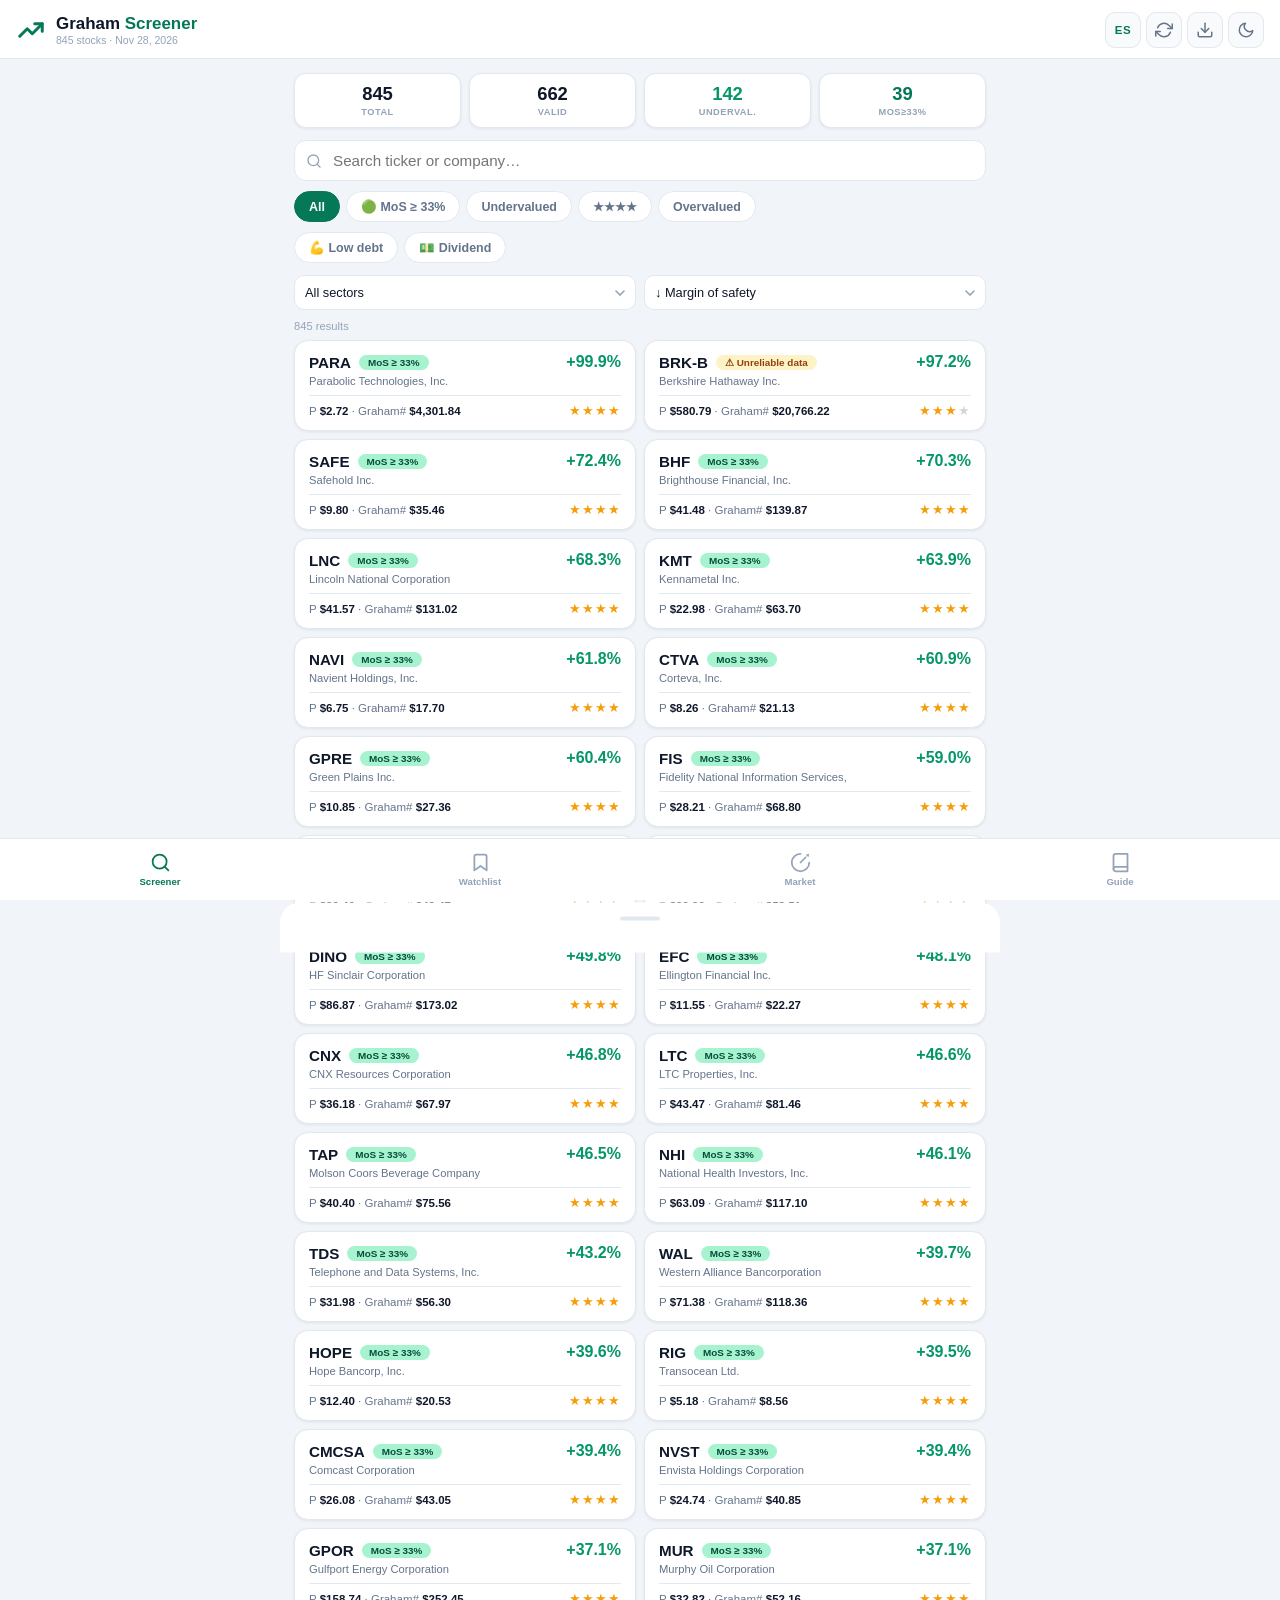
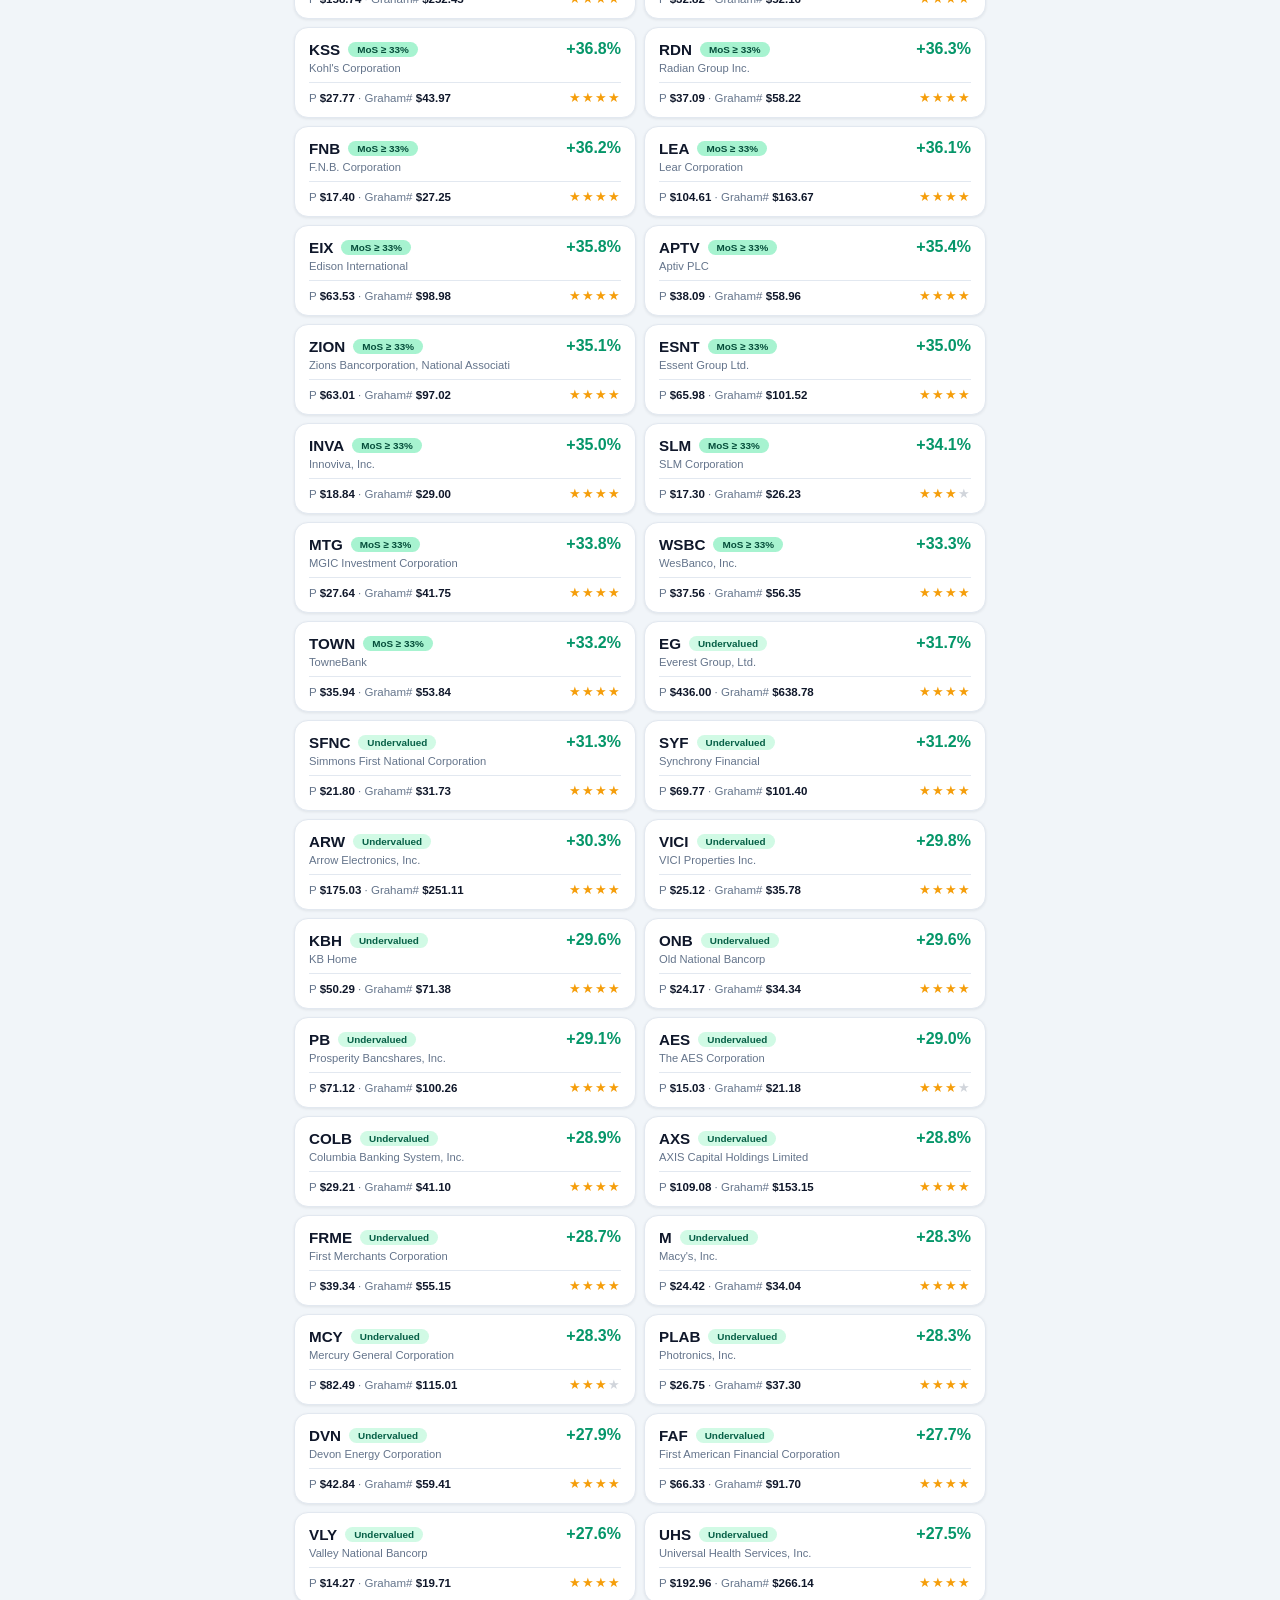
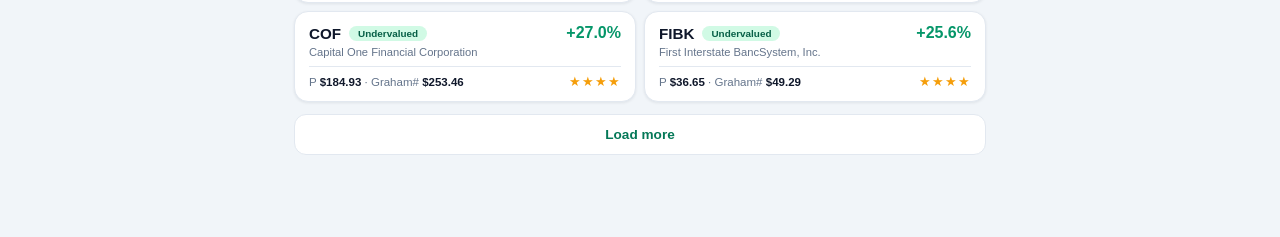
<file: app/index.html>
<!DOCTYPE html>
<html lang="es">
<head>
<meta charset="UTF-8">
<meta name="viewport" content="width=device-width, initial-scale=1.0, viewport-fit=cover">
<meta name="theme-color" content="#065f46" media="(prefers-color-scheme: light)">
<meta name="theme-color" content="#0b1220" media="(prefers-color-scheme: dark)">
<meta name="description" content="Screener de acciones subvaluadas según el método de Benjamin Graham — S&P 500 + S&P MidCap 400">
<title>Graham Screener</title>
<link rel="manifest" href="manifest.json">
<link rel="icon" type="image/png" href="icons/icon-192.png">
<link rel="apple-touch-icon" href="icons/icon-192.png">
<link rel="stylesheet" href="styles.css">
</head>
<body>

<!-- ═══ Header ═══ -->
<header class="hdr">
  <div class="hdr-brand">
    <svg class="hdr-logo" viewBox="0 0 24 24" fill="none" stroke="currentColor" stroke-width="2.4" stroke-linecap="round" stroke-linejoin="round"><polyline points="3 17 9 11 13 15 21 7"/><polyline points="15 7 21 7 21 13"/></svg>
    <div>
      <h1>Graham <span>Screener</span></h1>
      <div class="hdr-sub" id="hdrUpdated">—</div>
    </div>
  </div>
  <div class="hdr-actions">
    <button class="icon-btn btn-lang" id="btnLang" aria-label="Switch language">EN</button>
    <button class="icon-btn" id="btnRefresh" data-i18n-title="tt_refresh" aria-label="Refresh">
      <svg viewBox="0 0 24 24" fill="none" stroke="currentColor" stroke-width="2" stroke-linecap="round" stroke-linejoin="round"><polyline points="23 4 23 10 17 10"/><polyline points="1 20 1 14 7 14"/><path d="M3.51 9a9 9 0 0 1 14.85-3.36L23 10M1 14l4.64 4.36A9 9 0 0 0 20.49 15"/></svg>
    </button>
    <button class="icon-btn" id="btnImport" data-i18n-title="tt_import" aria-label="Import">
      <svg viewBox="0 0 24 24" fill="none" stroke="currentColor" stroke-width="2" stroke-linecap="round" stroke-linejoin="round"><path d="M21 15v4a2 2 0 0 1-2 2H5a2 2 0 0 1-2-2v-4"/><polyline points="7 10 12 15 17 10"/><line x1="12" y1="15" x2="12" y2="3"/></svg>
    </button>
    <button class="icon-btn" id="btnTheme" data-i18n-title="tt_theme" aria-label="Theme">
      <svg id="iconMoon" viewBox="0 0 24 24" fill="none" stroke="currentColor" stroke-width="2" stroke-linecap="round" stroke-linejoin="round"><path d="M21 12.79A9 9 0 1 1 11.21 3 7 7 0 0 0 21 12.79z"/></svg>
      <svg id="iconSun" viewBox="0 0 24 24" fill="none" stroke="currentColor" stroke-width="2" stroke-linecap="round" stroke-linejoin="round" style="display:none"><circle cx="12" cy="12" r="5"/><line x1="12" y1="1" x2="12" y2="3"/><line x1="12" y1="21" x2="12" y2="23"/><line x1="4.22" y1="4.22" x2="5.64" y2="5.64"/><line x1="18.36" y1="18.36" x2="19.78" y2="19.78"/><line x1="1" y1="12" x2="3" y2="12"/><line x1="21" y1="12" x2="23" y2="12"/><line x1="4.22" y1="19.78" x2="5.64" y2="18.36"/><line x1="18.36" y1="5.64" x2="19.78" y2="4.22"/></svg>
    </button>
  </div>
  <input type="file" id="fileImport" accept=".json,.js" hidden>
</header>

<main id="main">

<!-- ═══ VISTA: SCREENER ═══ -->
<section class="view active" id="view-screener">
  <div class="stats-row" id="statsRow"></div>

  <div class="search-wrap">
    <svg viewBox="0 0 24 24" fill="none" stroke="currentColor" stroke-width="2" stroke-linecap="round"><circle cx="11" cy="11" r="8"/><line x1="21" y1="21" x2="16.65" y2="16.65"/></svg>
    <input type="search" id="searchBox" data-i18n-ph="search_ph" placeholder="Buscar ticker o empresa…" autocomplete="off">
  </div>

  <div class="chips-scroll" id="filterChips">
    <button class="chip active" data-filter="all" data-i18n="f_all">Todas</button>
    <button class="chip" data-filter="strong" data-i18n="f_strong">🟢 MoS ≥ 33%</button>
    <button class="chip" data-filter="under" data-i18n="f_under">Subvaluadas</button>
    <button class="chip" data-filter="stars4" data-i18n="f_stars4">★★★★</button>
    <button class="chip" data-filter="over" data-i18n="f_over">Sobrevaluadas</button>
  </div>

  <div class="chips-scroll" id="qualityChips">
    <button class="chip chip-q" data-q="debt" data-i18n="f_qdebt">💪 Deuda baja</button>
    <button class="chip chip-q" data-q="div" data-i18n="f_qdiv">💵 Dividendo</button>
  </div>

  <div class="selects-row">
    <select id="sectorSel" aria-label="Sector"></select>
    <select id="sortSel" aria-label="Sort">
      <option value="mos" data-i18n="sort_mos">↓ Margen de seguridad</option>
      <option value="stars" data-i18n="sort_stars">↓ Estrellas</option>
      <option value="pe" data-i18n="sort_pe">↑ P/E</option>
      <option value="pb" data-i18n="sort_pb">↑ P/B</option>
      <option value="mcap" data-i18n="sort_mcap">↓ Capitalización</option>
      <option value="ticker" data-i18n="sort_ticker">A–Z Ticker</option>
    </select>
  </div>

  <div class="result-count" id="resultCount"></div>
  <div class="stock-list" id="stockList"></div>
  <button class="btn-more" id="btnMore" data-i18n="load_more" style="display:none">Cargar más</button>
</section>

<!-- ═══ VISTA: WATCHLIST ═══ -->
<section class="view" id="view-watchlist">
  <div class="card">
    <div class="card-title" data-i18n="wl_add_title">➕ Agregar acción manual</div>
    <div class="form-grid">
      <div class="fg"><label for="fTk">Ticker</label><input id="fTk" type="text" placeholder="AAPL" maxlength="12" autocapitalize="characters"></div>
      <div class="fg"><label for="fPr" data-i18n="wl_price">Precio ($)</label><input id="fPr" type="number" inputmode="decimal" placeholder="175.50" min="0" step="0.01"></div>
      <div class="fg"><label for="fEp" data-i18n="dt_eps">EPS (TTM)</label><input id="fEp" type="number" inputmode="decimal" placeholder="6.13" step="0.01"></div>
      <div class="fg"><label for="fBv">BVPS</label><input id="fBv" type="number" inputmode="decimal" placeholder="4.25" step="0.01"></div>
      <div class="fg fg-full"><label for="fNm" data-i18n="wl_name">Nombre (opcional)</label><input id="fNm" type="text" data-i18n-ph="wl_name_ph" placeholder="Apple Inc."></div>
    </div>
    <button class="btn-primary" id="btnAdd" data-i18n="wl_add_btn">Agregar a watchlist</button>
    <p class="form-hint" data-i18n="wl_hint">EPS y BVPS en <a href="https://finance.yahoo.com" target="_blank" rel="noopener">finance.yahoo.com</a> → Statistics. Para BMV usa sufijo .MX (ej. AMXB.MX)</p>
  </div>
  <div class="card">
    <div class="card-head">
      <span class="card-title" data-i18n="wl_my">Mi watchlist</span>
      <span class="card-count" id="wlCount"></span>
    </div>
    <div id="wlBody"></div>
  </div>
</section>

<!-- ═══ VISTA: MERCADO ═══ -->
<section class="view" id="view-market">
  <div class="card">
    <div class="card-title" data-i18n="bi_title">Indicador Buffett — Market Cap / GNP</div>
    <div class="bi-flex">
      <div id="biGauge"></div>
      <div class="bi-info">
        <div class="bi-num-row"><span class="bi-num" id="biNum">—</span><span class="bi-unit" data-i18n="bi_unit">% del GNP</span></div>
        <span class="bi-pill" id="biPill">—</span>
        <div class="bi-date" id="biDate"></div>
      </div>
    </div>
    <div class="bi-zones">
      <span class="zone z-green" data-i18n="zl1">&lt;75% Subvaluado</span>
      <span class="zone z-yellow" data-i18n="zl2">75–90% Justo</span>
      <span class="zone z-orange" data-i18n="zl3">90–115% Alto</span>
      <span class="zone z-red" data-i18n="zl4">&gt;115% Peligro</span>
    </div>
    <div class="bi-edit">
      <input type="number" id="biIn" inputmode="decimal" data-i18n-ph="bi_ph" placeholder="ej. 182" min="0" max="500">
      <button class="btn-primary" id="btnBI" data-i18n="bi_btn">Actualizar</button>
    </div>
    <p class="form-hint" data-i18n="bi_hint">Consulta el valor actual en <a href="https://www.gurufocus.com/stock-market-valuations.php" target="_blank" rel="noopener">gurufocus.com — Market Valuations</a></p>
  </div>

  <div class="card">
    <div class="card-title" data-i18n="sec_title">🟢 Oportunidades por sector <span class="card-title-note">(MoS ≥ 0%)</span></div>
    <div id="sectorBars"></div>
  </div>

  <div class="card">
    <div class="card-title" data-i18n="top_title">⭐ Top 10 — Mayor margen de seguridad</div>
    <div id="topList"></div>
  </div>
</section>

<!-- ═══ VISTA: GUÍA ═══ -->
<section class="view" id="view-guide">
  <div class="card">
    <div class="card-title" data-i18n="g_method_title">📐 Método de Benjamin Graham</div>
    <div class="formula">Graham # = √(22.5 × EPS × BVPS)</div>
    <ul class="guide-list">
      <li data-i18n="g_m1"><strong>EPS</strong> — ganancias por acción de los últimos 12 meses</li>
      <li data-i18n="g_m2"><strong>BVPS</strong> — valor en libros por acción</li>
      <li data-i18n="g_m3"><strong>22.5</strong> — P/E máximo (15) × P/B máximo (1.5) según Graham</li>
      <li data-i18n="g_m4">Precio &lt; Graham # → la acción cotiza bajo su valor intrínseco</li>
      <li data-i18n="g_m5">Graham recomendaba comprar con <strong>margen de seguridad ≥ 33%</strong></li>
      <li data-i18n="g_m6">EPS o BVPS negativos → Graham # inválido (no aplica el método)</li>
      <li data-i18n="g_m7"><strong>Filtros de calidad:</strong> Deuda/Capital &lt; 100% y pago de dividendo ayudan a evitar <em>value traps</em> — acciones baratas por una razón</li>
    </ul>
  </div>
  <div class="card">
    <div class="card-title" data-i18n="g_stars_title">★ Score de 4 estrellas</div>
    <ul class="guide-list">
      <li data-i18n="g_s1">★ Precio &lt; Graham Number</li>
      <li data-i18n="g_s2">★ P/E ≤ 15</li>
      <li data-i18n="g_s3">★ P/B ≤ 1.5</li>
      <li data-i18n="g_s4">★ P/E × P/B ≤ 22.5</li>
    </ul>
  </div>
  <div class="card">
    <div class="card-title" data-i18n="g_upd_title">🔄 Cómo actualizar los datos</div>
    <ol class="guide-steps">
      <li data-i18n="g_u1"><strong>Automático:</strong> cada día hábil, después del cierre del mercado, un robot en la nube (GitHub Actions) corre el screener completo y publica los datos nuevos.</li>
      <li data-i18n="g_u2">En la app, toca el botón <strong>🔄 Actualizar</strong> (arriba a la derecha) para traerlos. También se refrescan solos al abrir la app con internet.</li>
      <li data-i18n="g_u3"><strong>Manual (respaldo):</strong> corre <code>run_screener.bat</code> en tu PC y usa el botón <strong>⬇ Importar</strong> con el archivo <code>graham_screen.json</code>.</li>
    </ol>
    <p class="form-hint" data-i18n="g_upd_hint">Los datos se guardan en el teléfono y quedan disponibles sin conexión.</p>
  </div>
  <div class="warn-box" data-i18n="g_brk">
    ⚠️ <strong>Nota BRK-B:</strong> Berkshire reporta BVPS en escala Clase A. El dato de Yahoo Finance infla su Graham Number — no es confiable para BRK-B.
  </div>
  <div class="warn-box info" data-i18n="g_edu">
    ℹ️ Esta app es una herramienta educativa de análisis cuantitativo. No constituye asesoría de inversión.
  </div>
  <div class="card coffee-card">
    <div class="card-title" data-i18n="coffee_title">☕ ¿Te resulta útil?</div>
    <p class="coffee-text" data-i18n="coffee_text">Esta app es gratuita, sin anuncios y sin recolección de datos. Si te ayuda en tus análisis, puedes invitarme un café.</p>
    <a class="btn-coffee" href="https://ko-fi.com/faustomanjarrez" target="_blank" rel="noopener" data-i18n="coffee_btn">☕ Invítame un café</a>
  </div>
  <p class="legal-links"><a href="privacidad.html" data-i18n="legal_privacy">Política de privacidad</a> · <a href="https://github.com/faustomanjarrez/graham-screener" target="_blank" rel="noopener" data-i18n="legal_source">Código fuente</a></p>
</section>

</main>

<!-- ═══ Bottom Nav ═══ -->
<nav class="bottom-nav">
  <button class="nav-item active" data-view="screener">
    <svg viewBox="0 0 24 24" fill="none" stroke="currentColor" stroke-width="2" stroke-linecap="round"><circle cx="11" cy="11" r="8"/><line x1="21" y1="21" x2="16.65" y2="16.65"/></svg>
    <span data-i18n="nav_screener">Screener</span>
  </button>
  <button class="nav-item" data-view="watchlist">
    <svg viewBox="0 0 24 24" fill="none" stroke="currentColor" stroke-width="2" stroke-linecap="round" stroke-linejoin="round"><path d="M19 21l-7-5-7 5V5a2 2 0 0 1 2-2h10a2 2 0 0 1 2 2z"/></svg>
    <span data-i18n="nav_watchlist">Watchlist</span>
  </button>
  <button class="nav-item" data-view="market">
    <svg viewBox="0 0 24 24" fill="none" stroke="currentColor" stroke-width="2" stroke-linecap="round" stroke-linejoin="round"><path d="M12 2a10 10 0 1 0 10 10"/><path d="M12 12l6-6"/><path d="M22 2l-4 1 3 3z" fill="currentColor" stroke="none"/></svg>
    <span data-i18n="nav_market">Mercado</span>
  </button>
  <button class="nav-item" data-view="guide">
    <svg viewBox="0 0 24 24" fill="none" stroke="currentColor" stroke-width="2" stroke-linecap="round" stroke-linejoin="round"><path d="M4 19.5A2.5 2.5 0 0 1 6.5 17H20"/><path d="M6.5 2H20v20H6.5A2.5 2.5 0 0 1 4 19.5v-15A2.5 2.5 0 0 1 6.5 2z"/></svg>
    <span data-i18n="nav_guide">Guía</span>
  </button>
</nav>

<!-- ═══ Detail Sheet ═══ -->
<div class="sheet-backdrop" id="sheetBackdrop"></div>
<div class="sheet" id="sheet" role="dialog" aria-modal="true">
  <div class="sheet-handle"></div>
  <div id="sheetBody"></div>
</div>

<div class="toast" id="toast"></div>

<script src="data.js"></script>
<script src="i18n.js"></script>
<script src="app.js"></script>
</body>
</html>
</file>
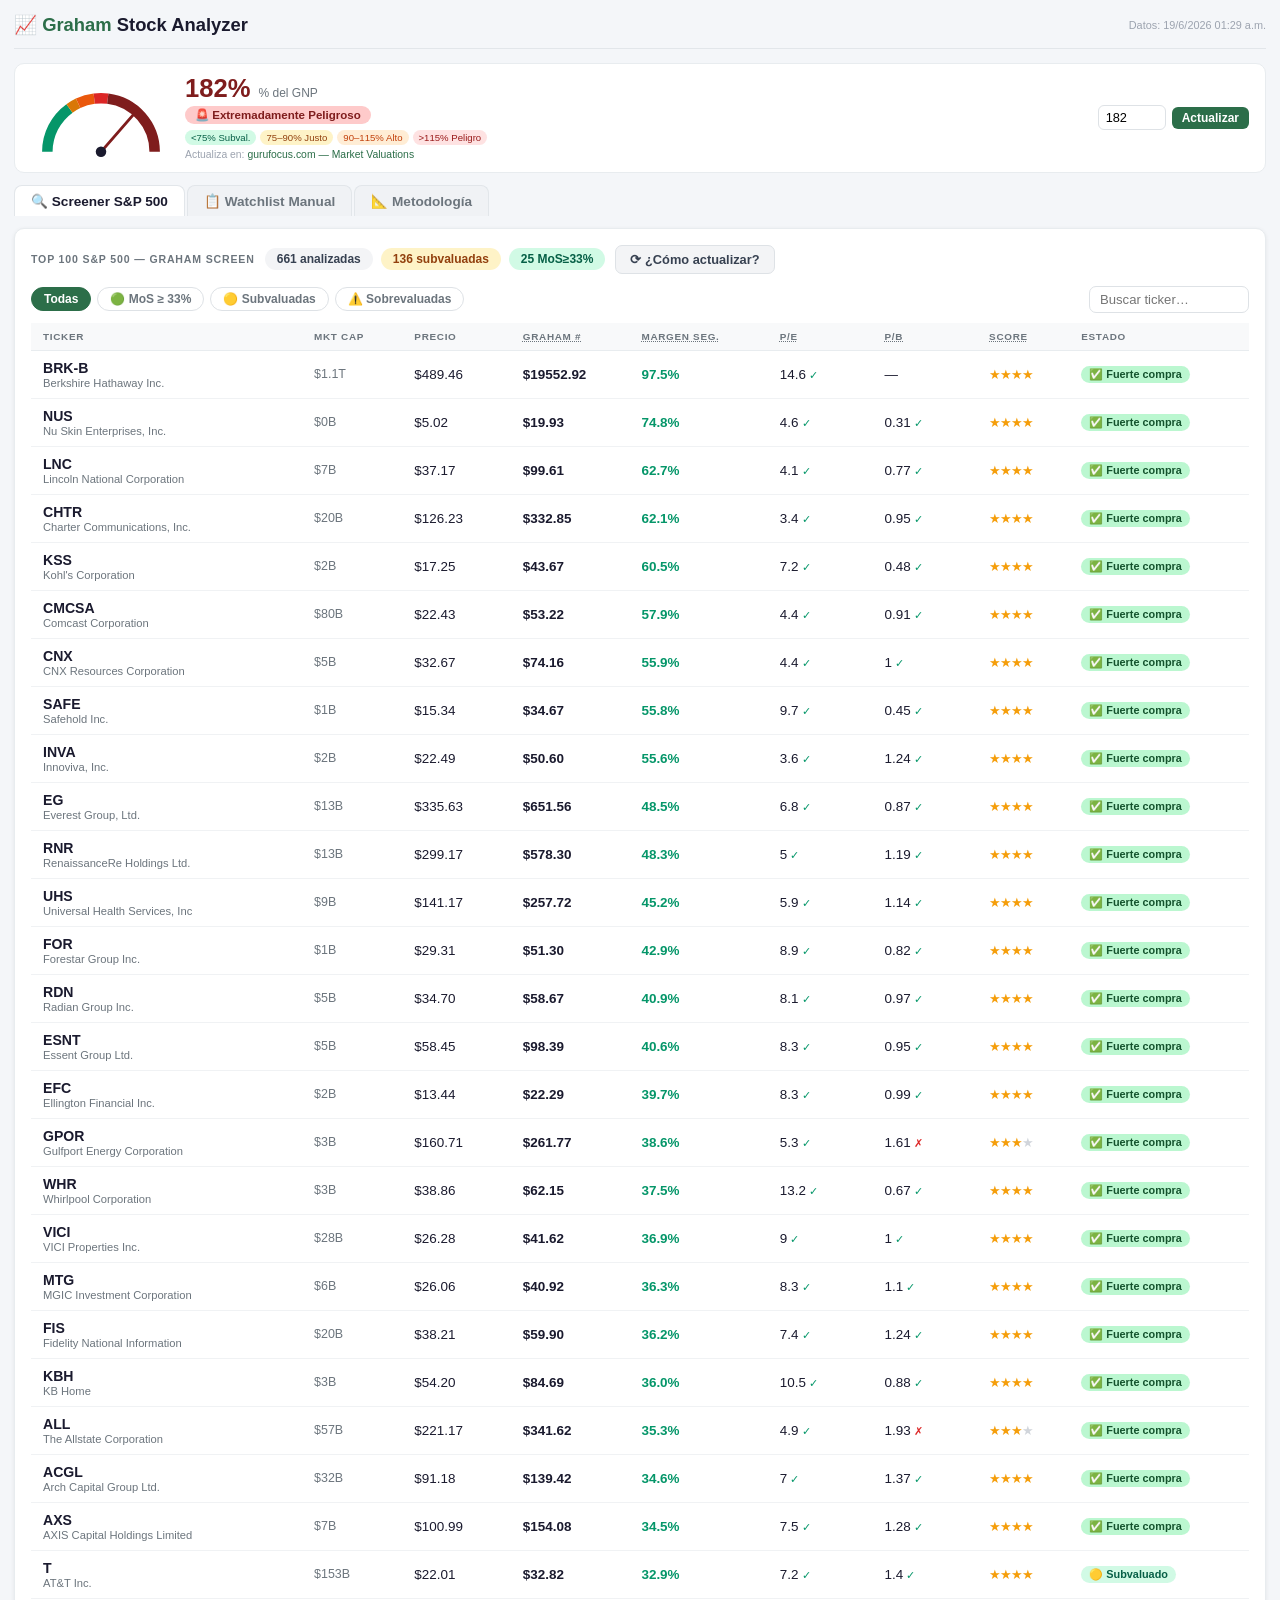
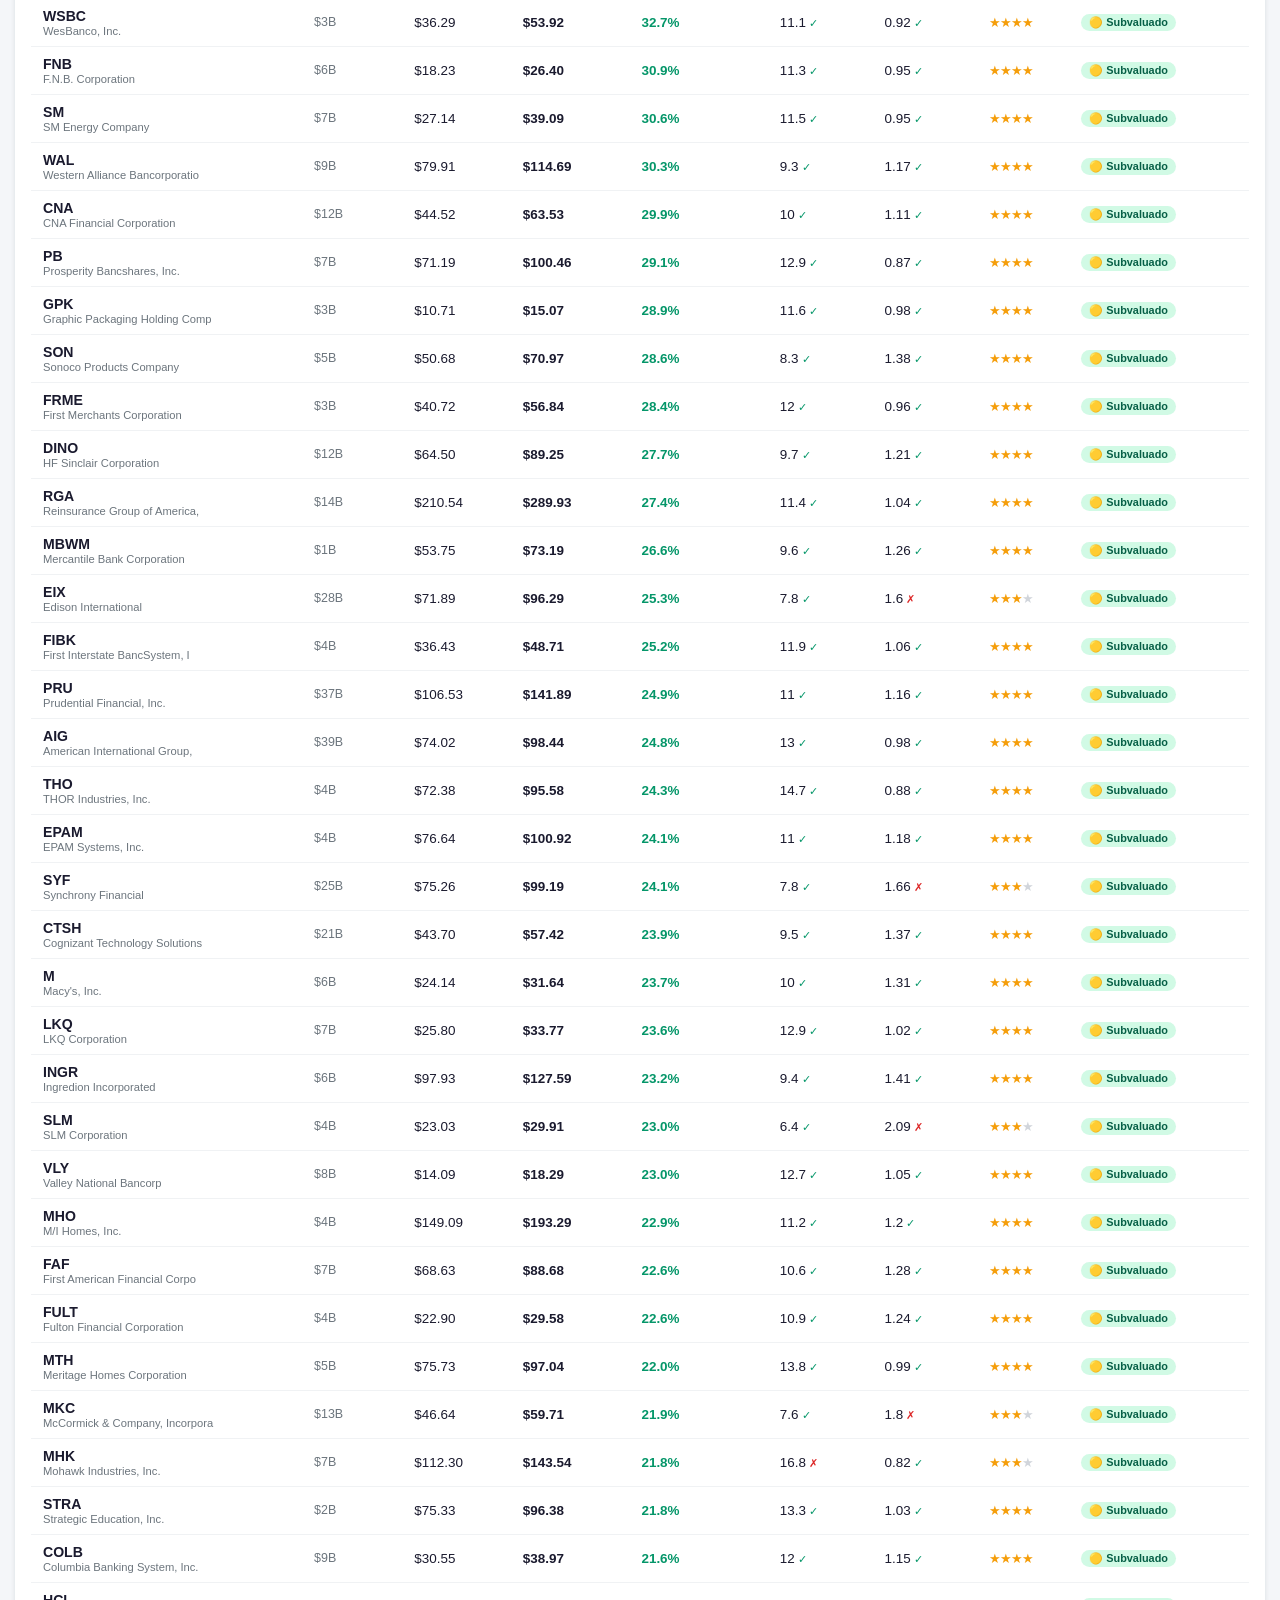
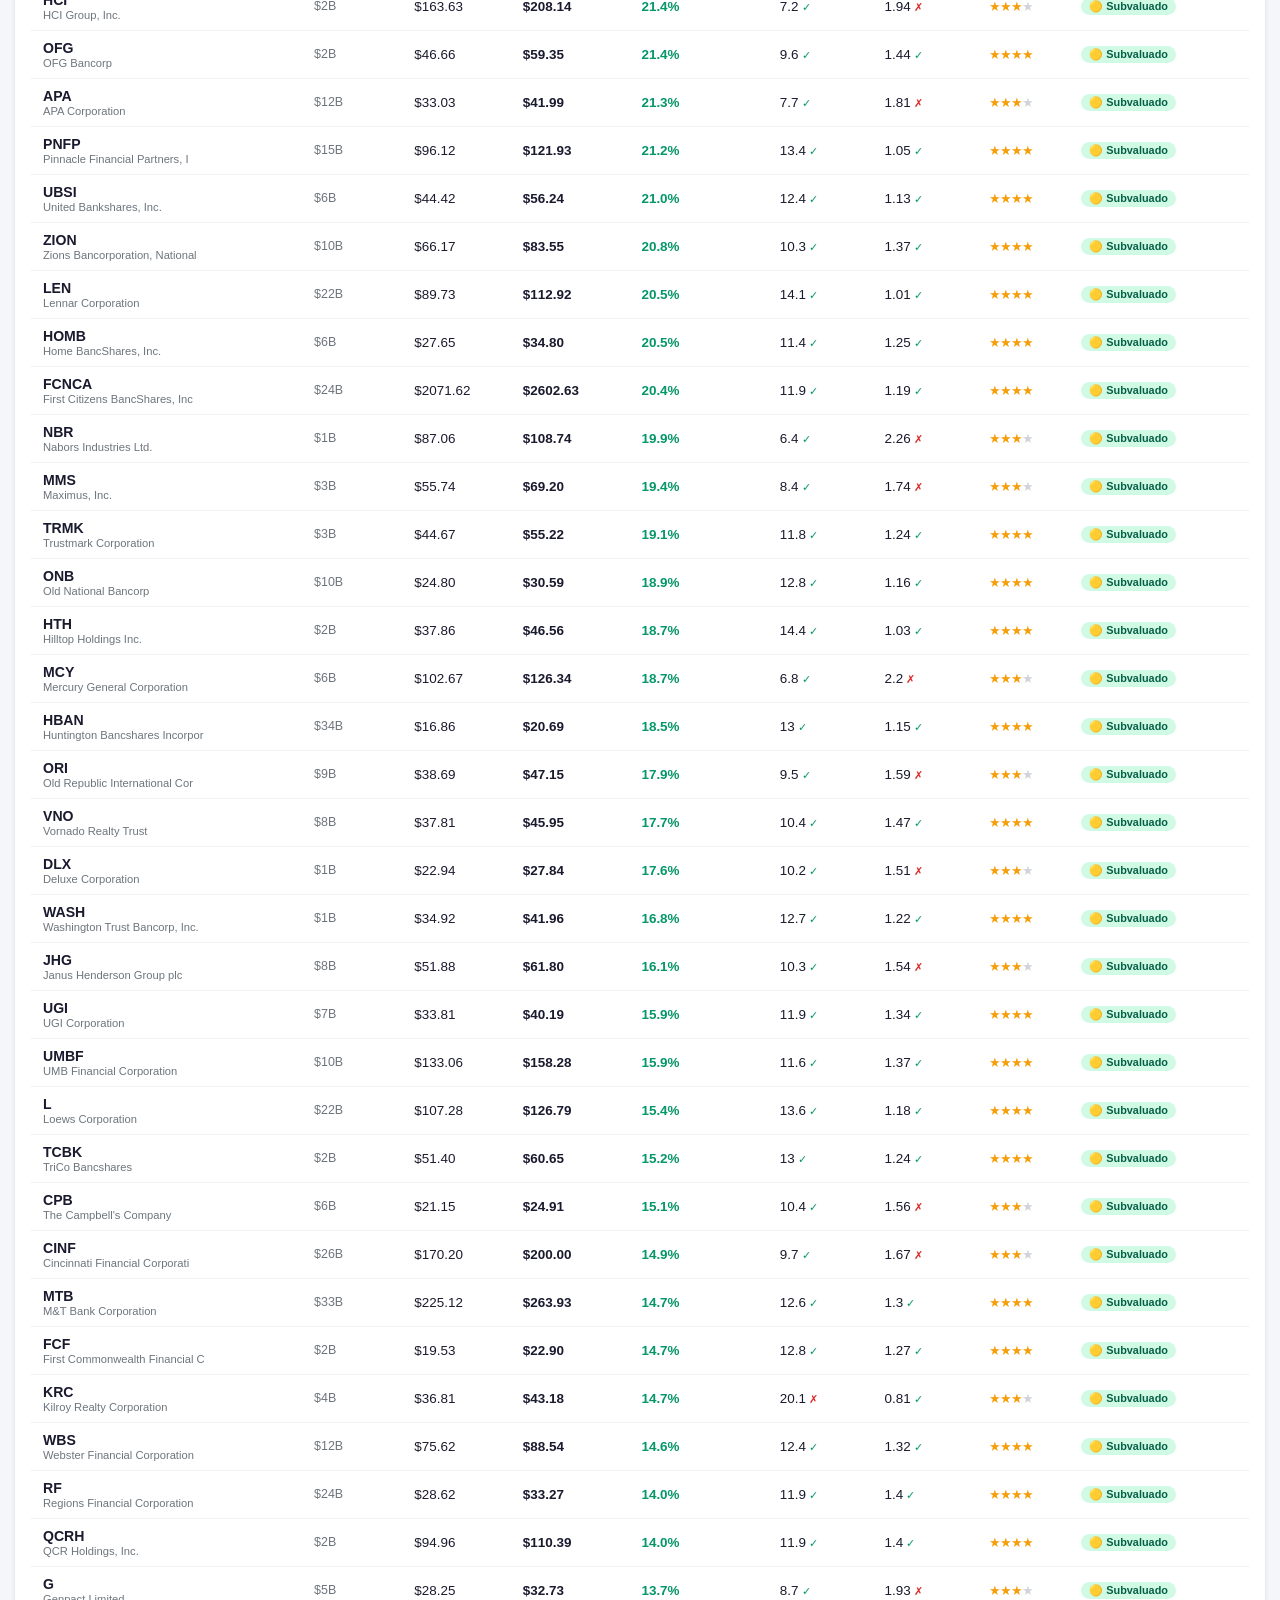
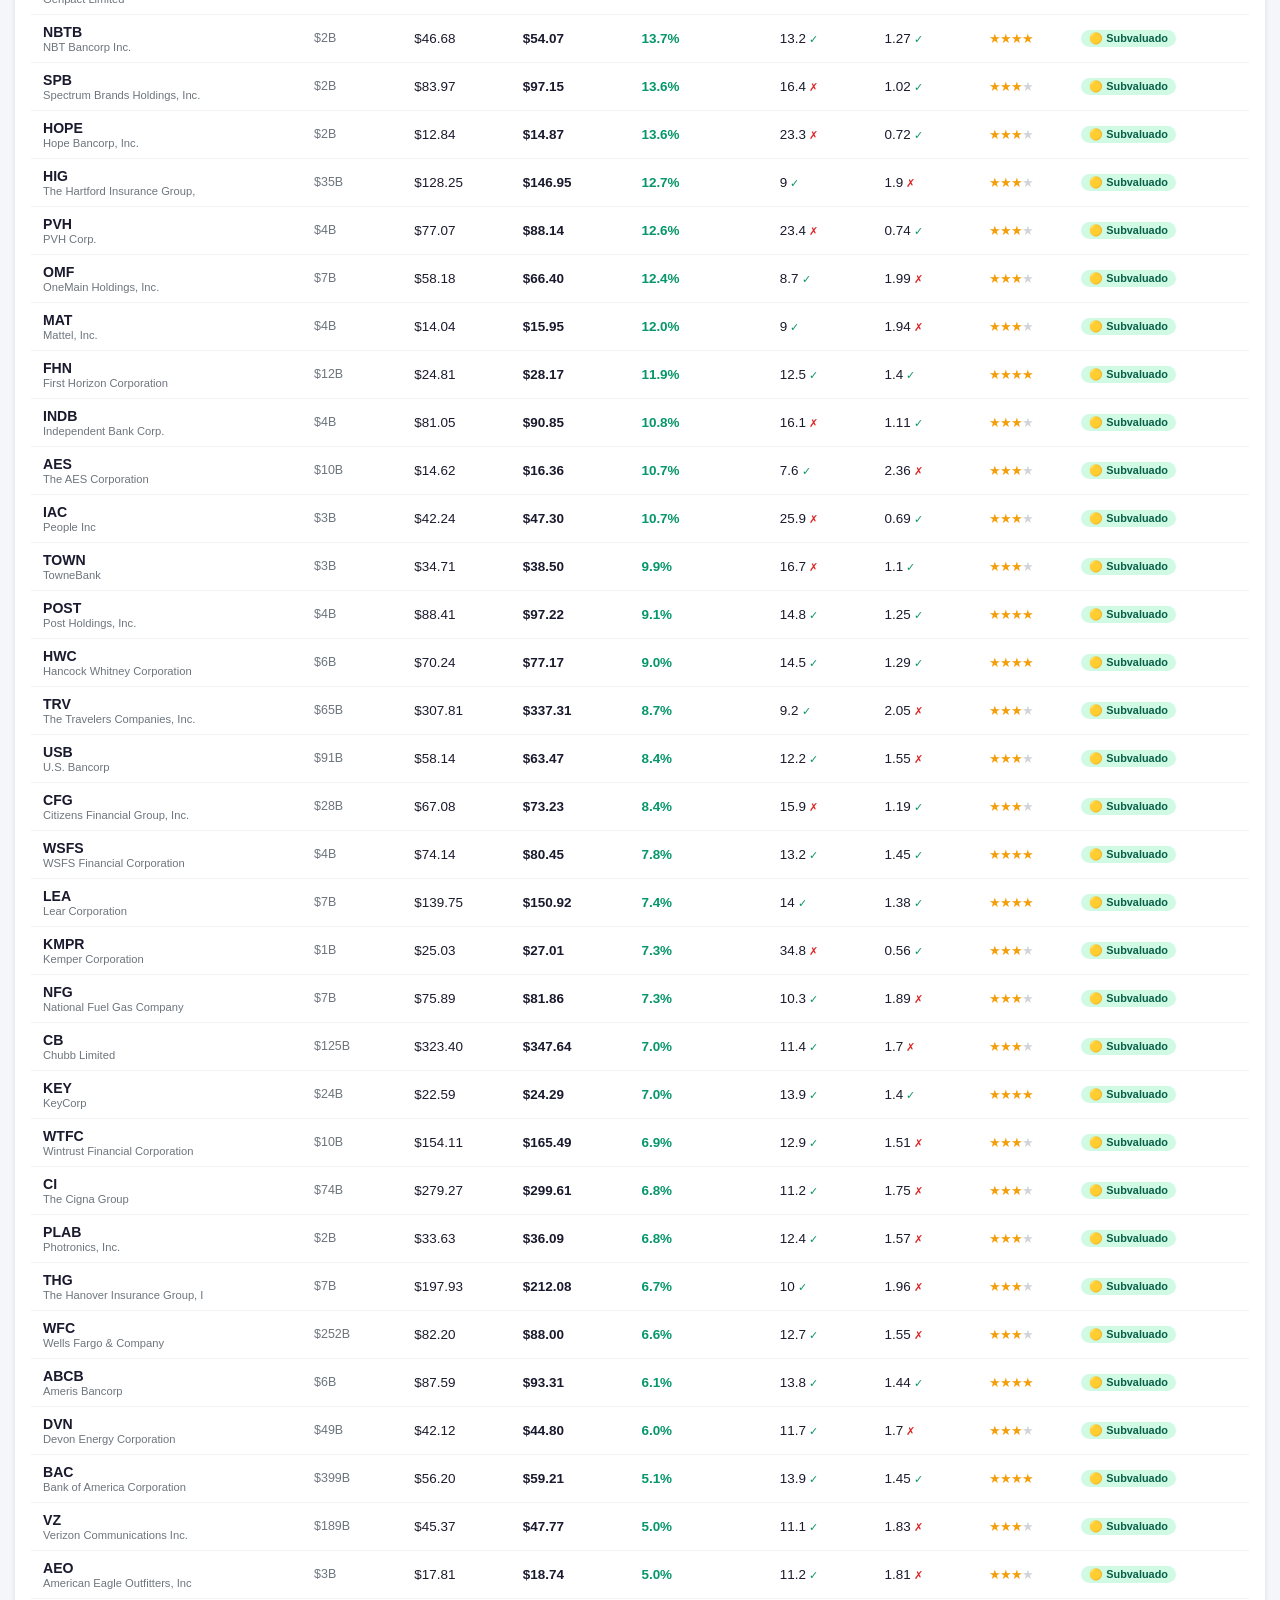
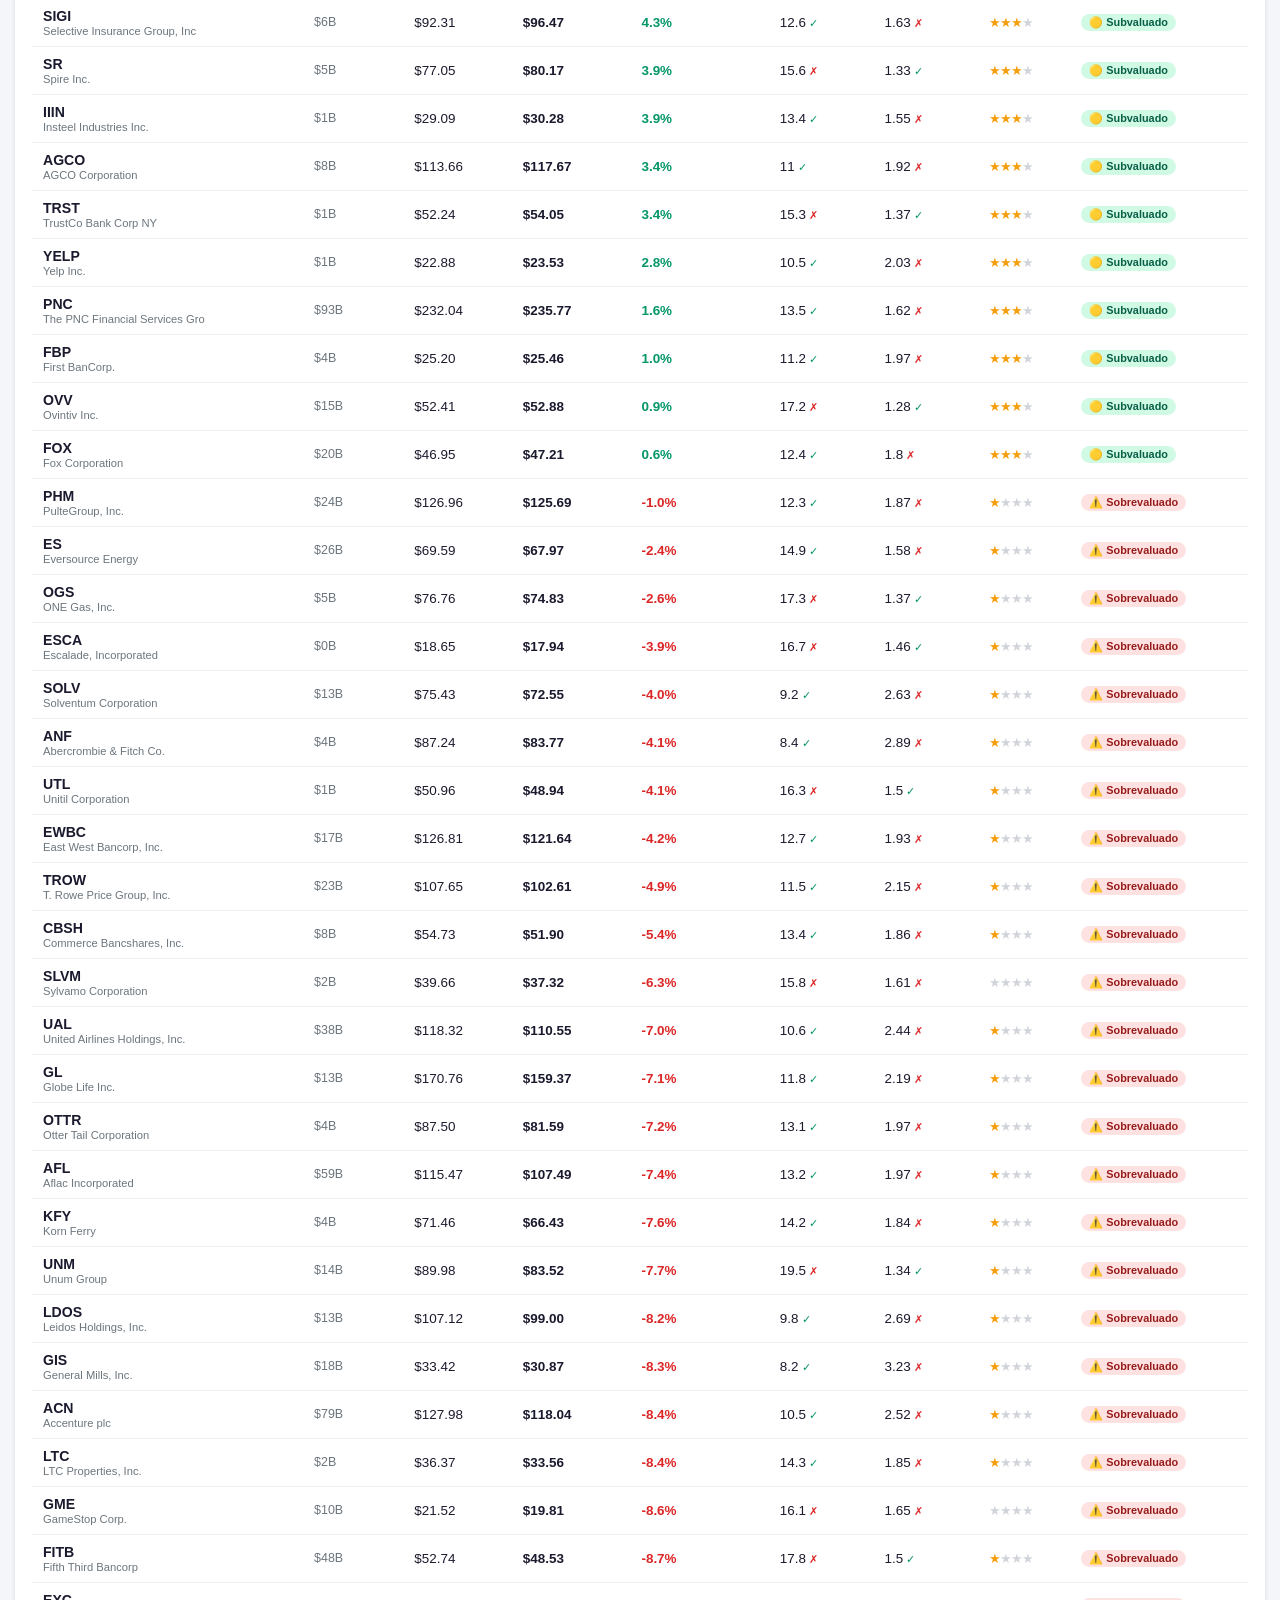
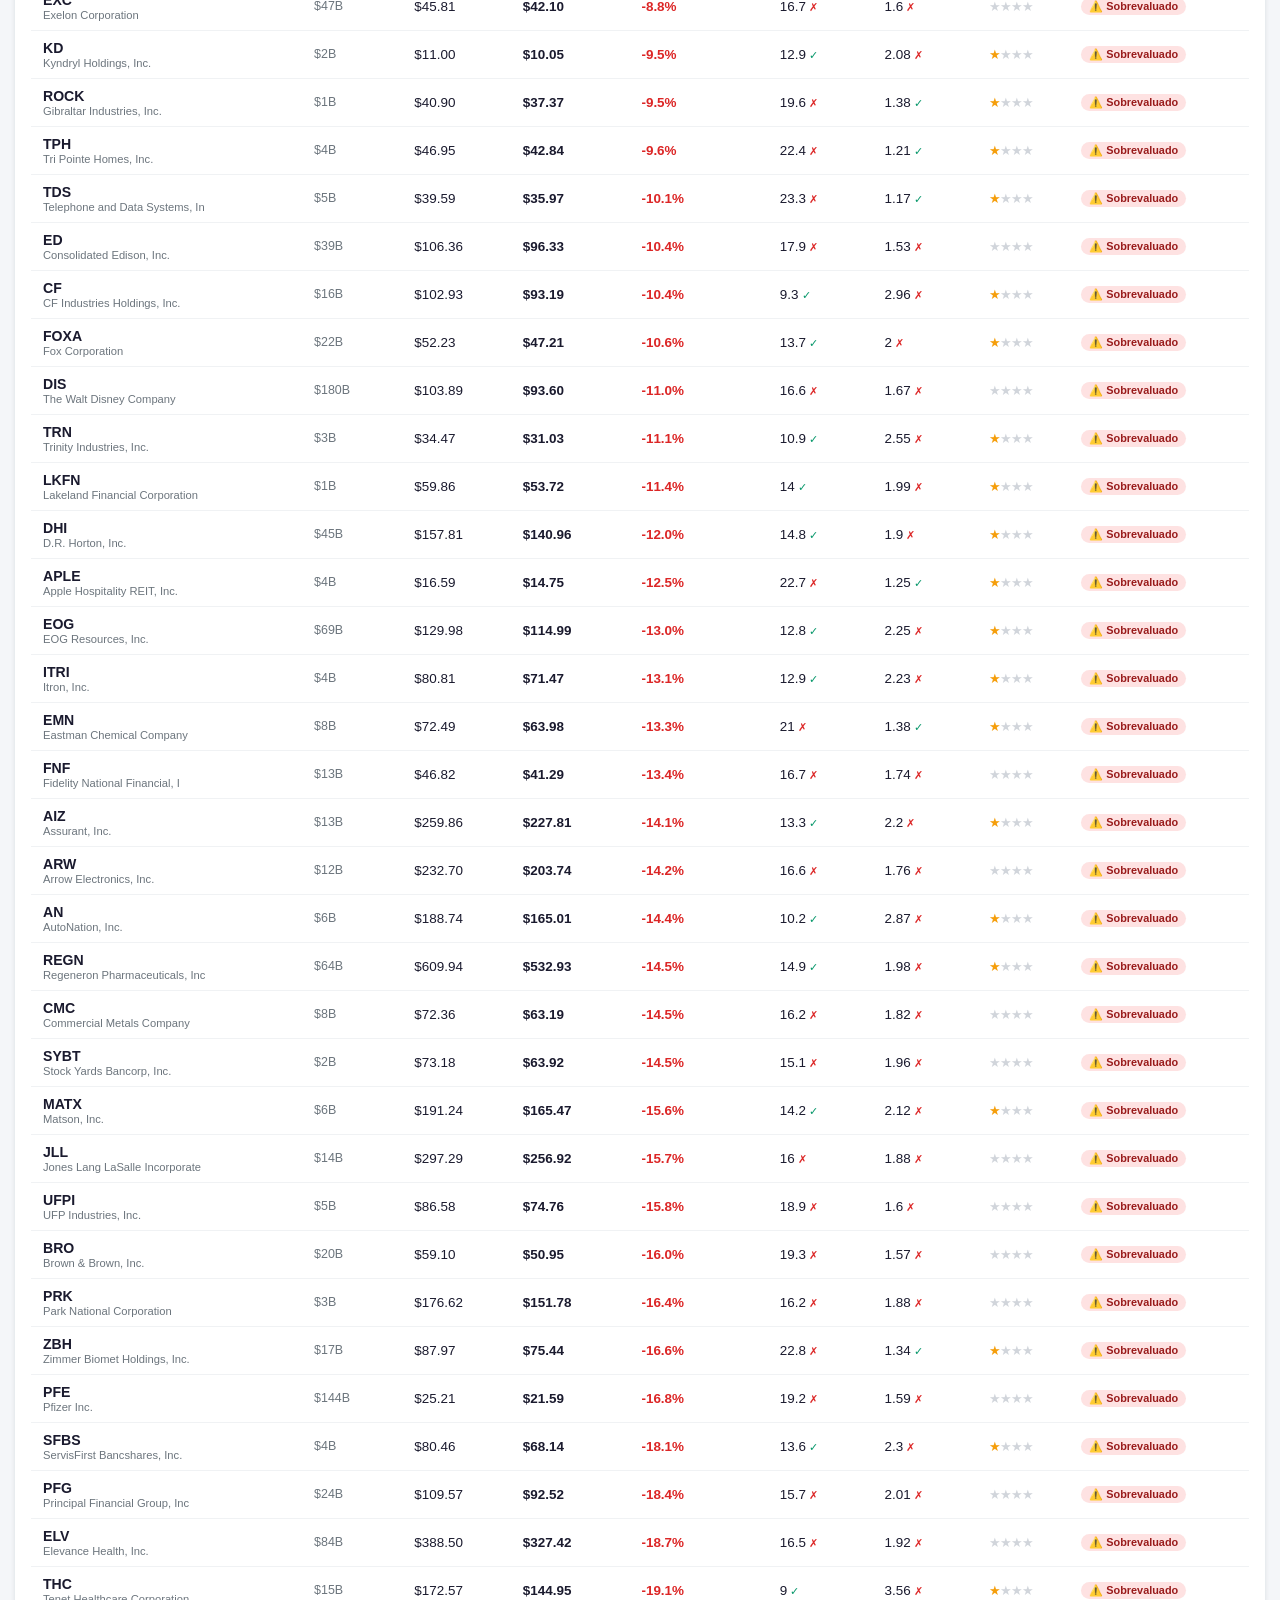
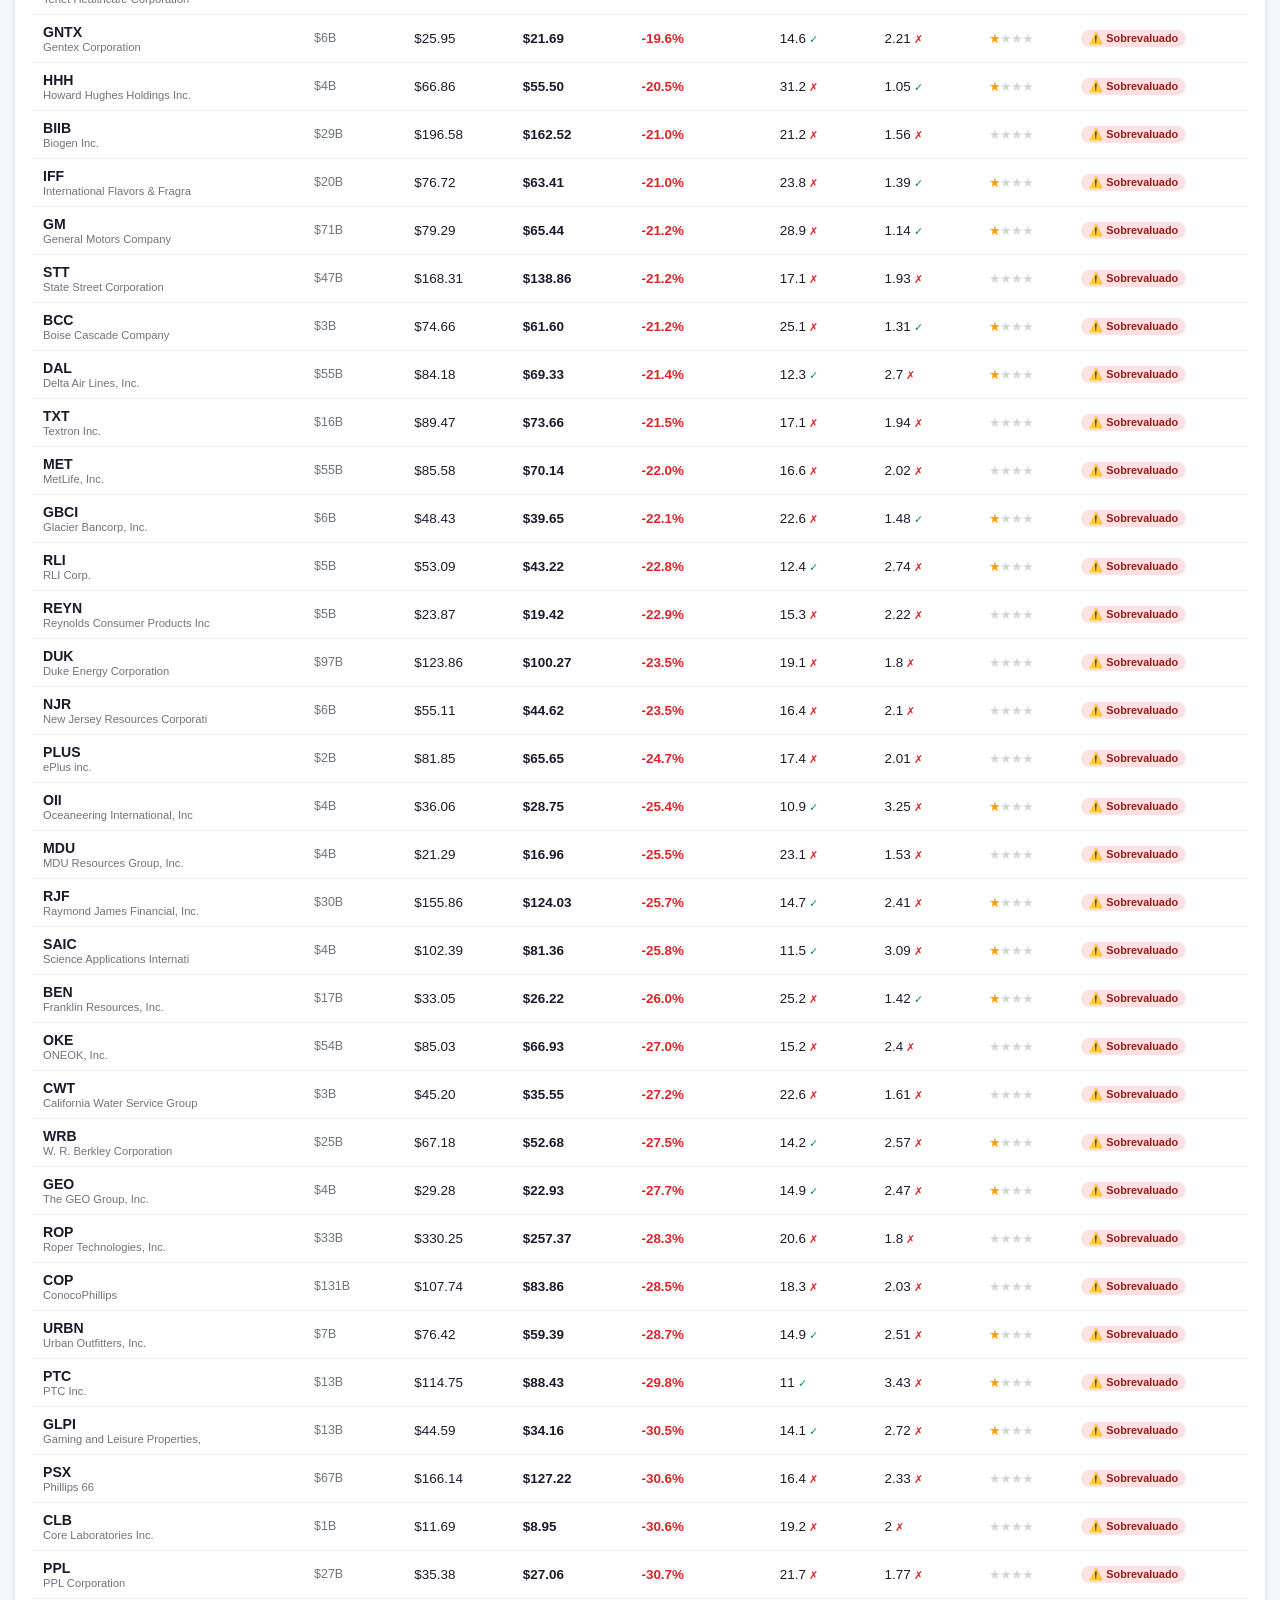
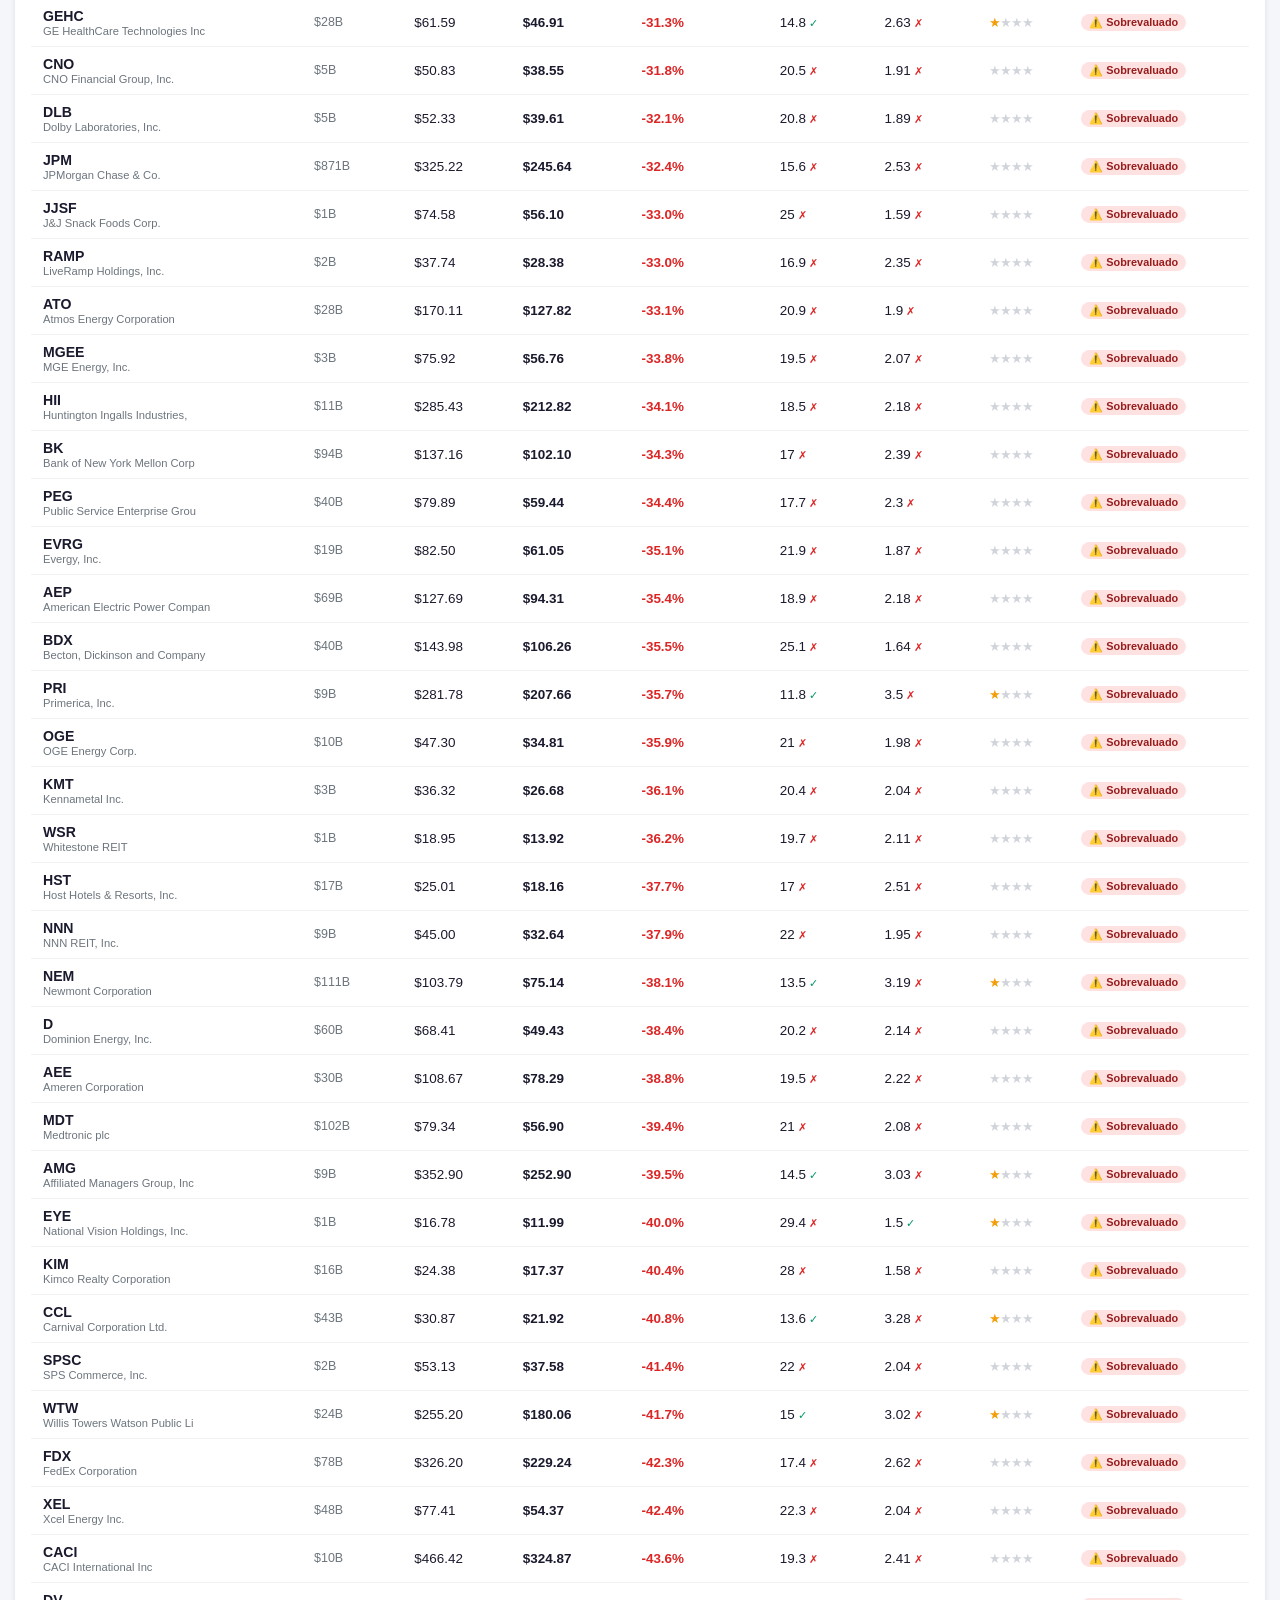
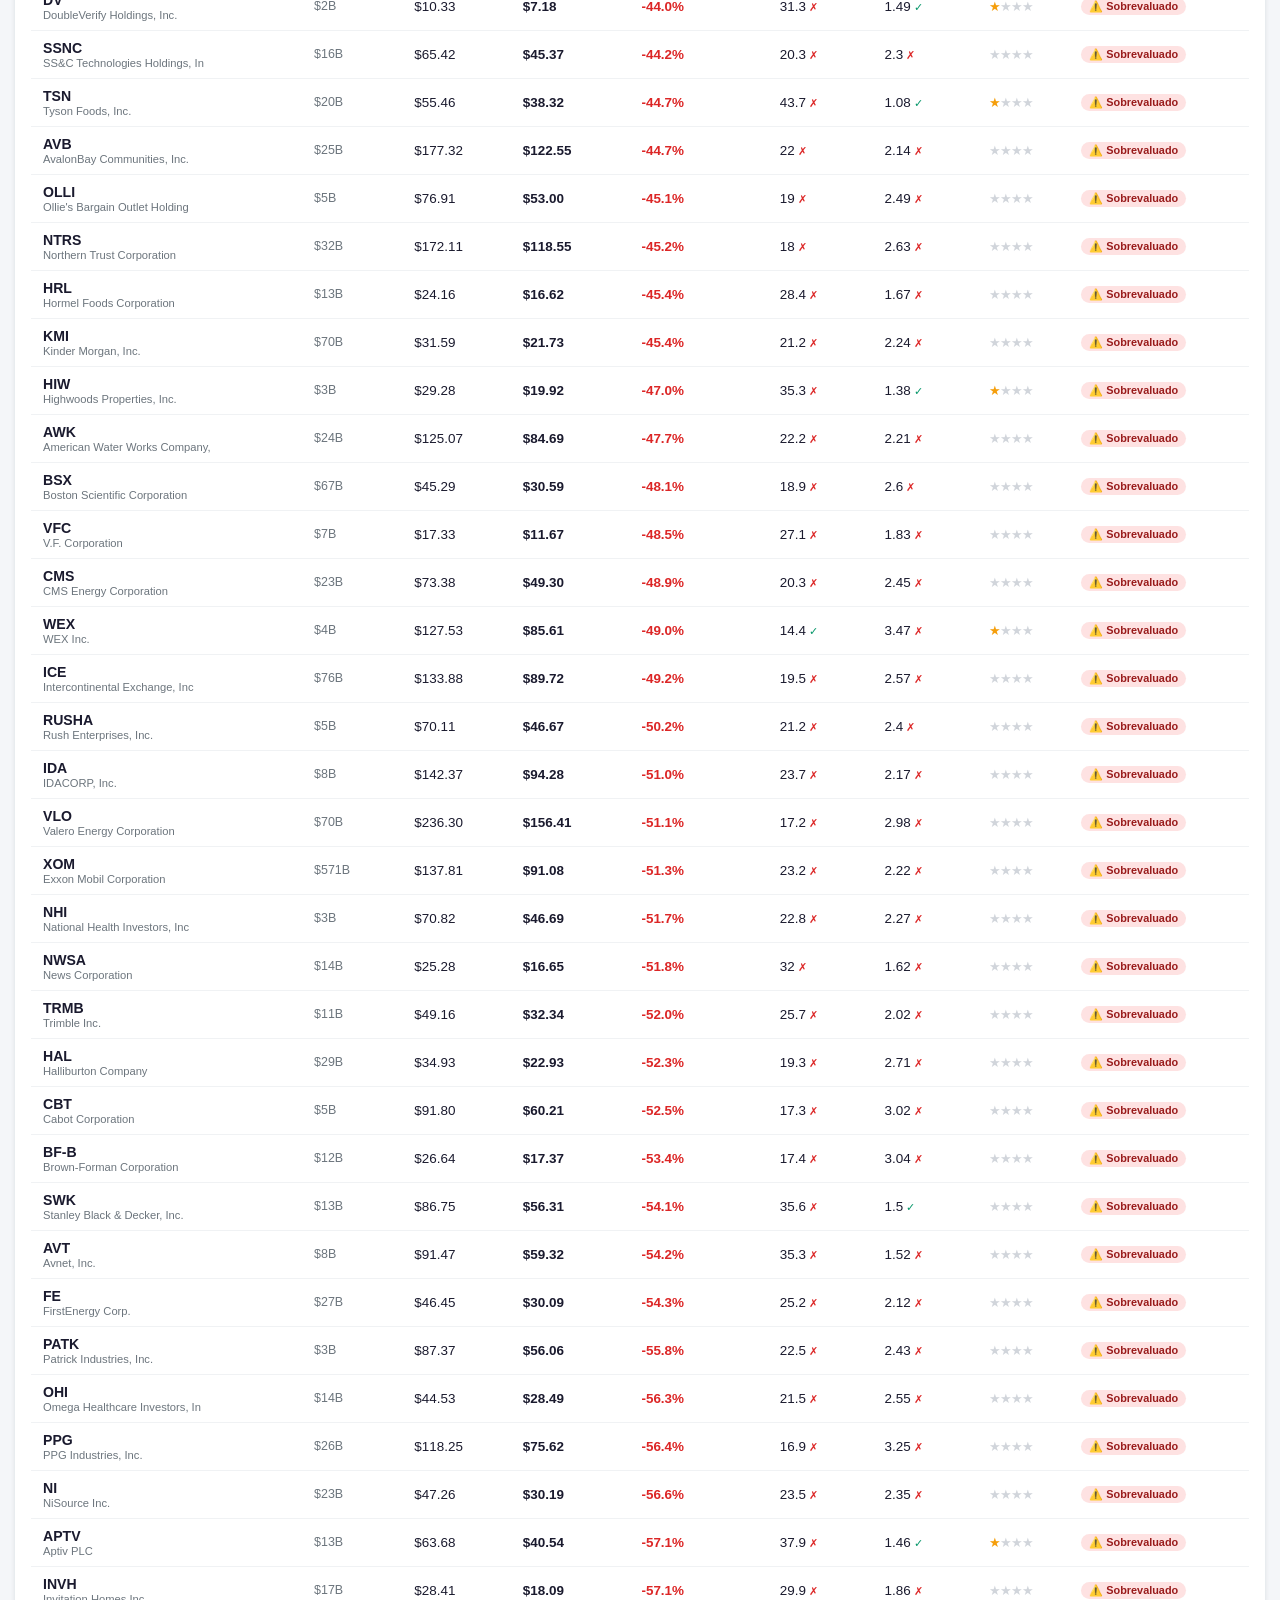
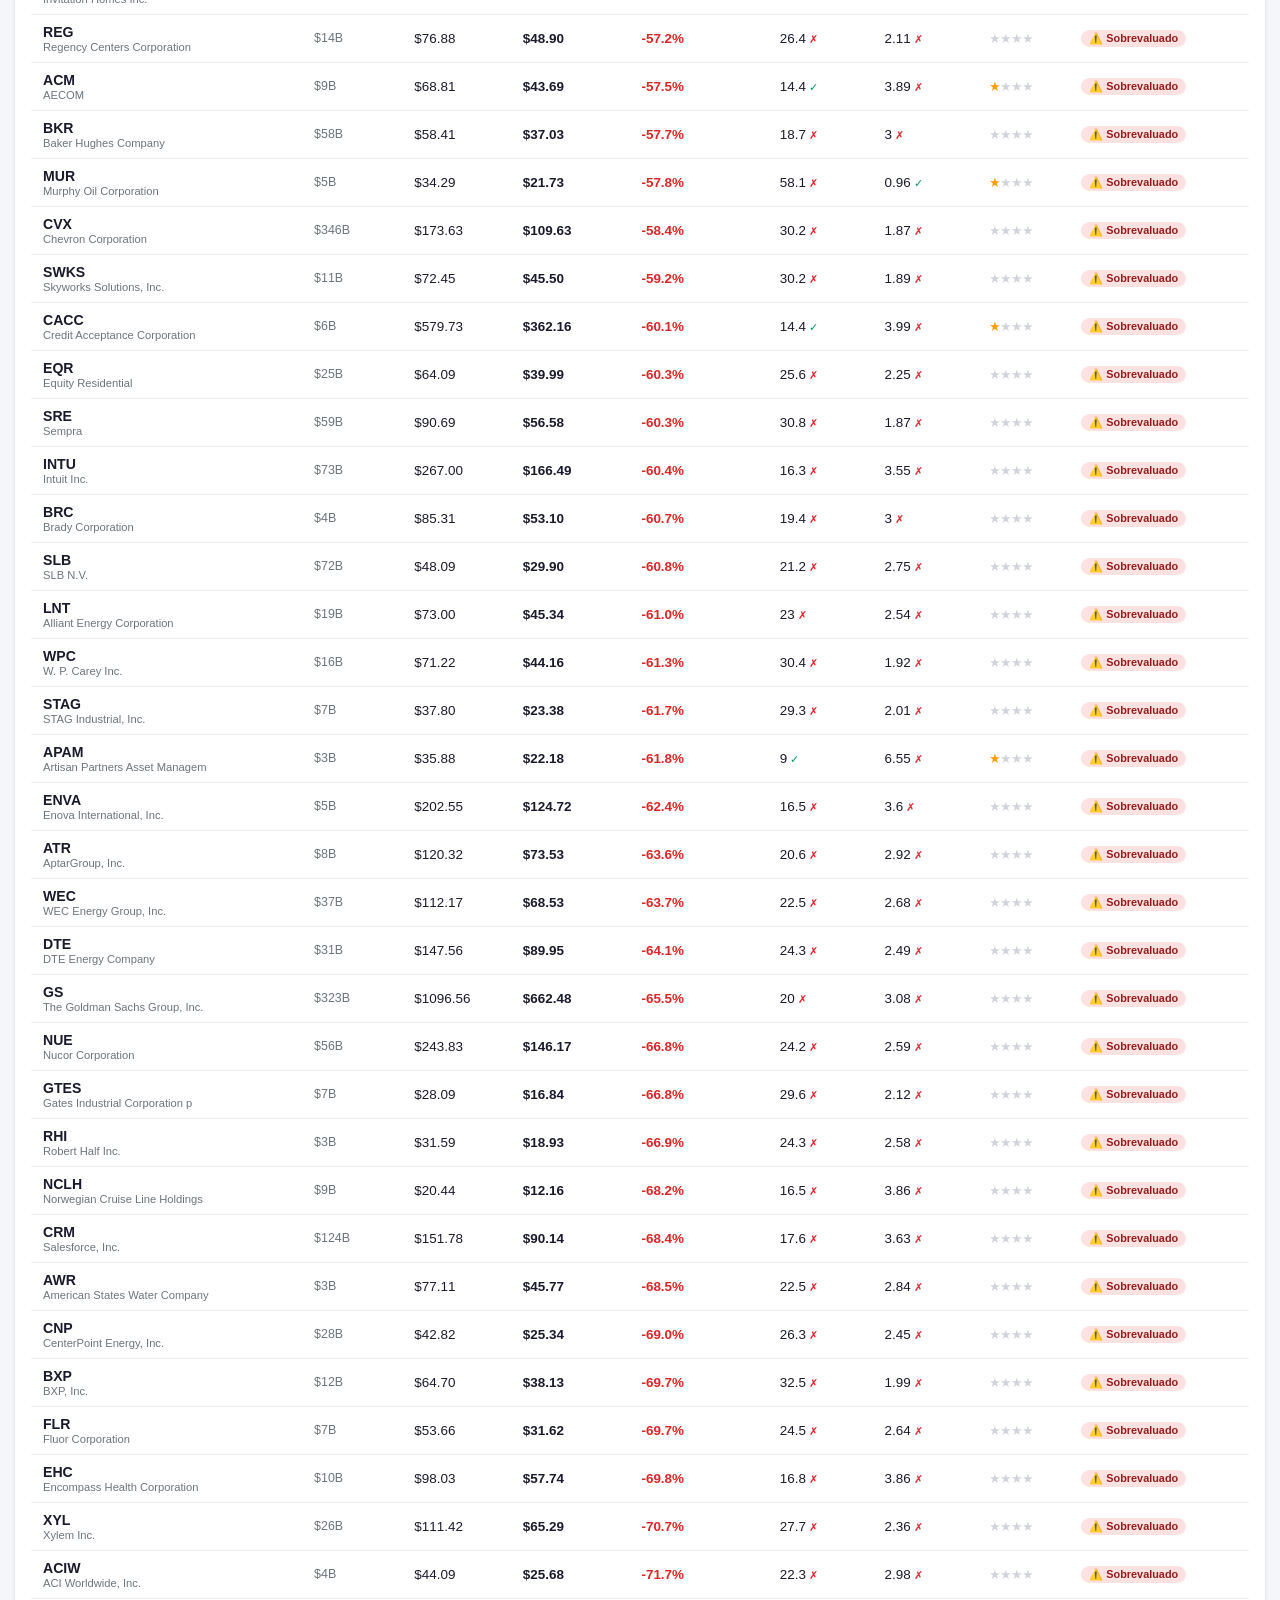
<file: graham_dashboard.html>
<!DOCTYPE html>
<html lang="es">
<head>
<meta charset="UTF-8">
<meta name="viewport" content="width=device-width, initial-scale=1.0">
<title>Graham Stock Analyzer</title>
<style>
*{margin:0;padding:0;box-sizing:border-box;}
body{font-family:-apple-system,BlinkMacSystemFont,'Segoe UI',Roboto,sans-serif;background:#f4f6f9;color:#1a1a2e;padding:14px;min-height:100vh;}

.hdr{display:flex;align-items:center;justify-content:space-between;margin-bottom:14px;padding-bottom:12px;border-bottom:1px solid #e2e6ea;}
.hdr h1{font-size:1.15rem;font-weight:800;}.hdr h1 span{color:#2c6e49;}
.updated-lbl{font-size:0.68rem;color:#9ca3af;}

.bi-bar{background:white;border-radius:10px;padding:12px 16px;border:1px solid #e8ecef;margin-bottom:12px;display:flex;align-items:center;gap:14px;flex-wrap:wrap;}
.bi-gauge-wrap{flex-shrink:0;}
.bi-right{flex:1;min-width:200px;}
.bi-value{font-size:1.6rem;font-weight:800;line-height:1;}
.bi-status-pill{display:inline-block;padding:2px 10px;border-radius:20px;font-size:0.72rem;font-weight:700;margin-top:4px;}
.bi-zones{display:flex;gap:4px;flex-wrap:wrap;margin-top:6px;}
.bi-zone{font-size:0.6rem;padding:2px 6px;border-radius:8px;}
.bi-update{display:flex;align-items:center;gap:6px;margin-left:auto;}
.bi-update input{width:68px;padding:4px 7px;border:1.5px solid #dee2e6;border-radius:6px;font-size:0.8rem;}
.bi-update button{padding:4px 10px;background:#2c6e49;color:white;border:none;border-radius:6px;font-size:0.75rem;font-weight:700;cursor:pointer;}
.bi-hint{font-size:0.65rem;color:#9ca3af;margin-top:4px;}
.bi-hint a{color:#2c6e49;text-decoration:none;}

.tabs{display:flex;gap:2px;margin-bottom:12px;}
.tab{padding:7px 16px;border-radius:8px 8px 0 0;font-size:0.85rem;font-weight:600;cursor:pointer;border:1px solid #e2e6ea;border-bottom:none;background:#f0f2f5;color:#6c757d;}
.tab.active{background:white;color:#1a1a2e;}
.panel{display:none;}.panel.active{display:block;}

.card{background:white;border-radius:10px;padding:16px;box-shadow:0 1px 4px rgba(0,0,0,.07);border:1px solid #e8ecef;}
.card-title{font-size:0.66rem;font-weight:700;color:#6c757d;text-transform:uppercase;letter-spacing:.08em;margin-bottom:12px;}

.screen-hdr{display:flex;align-items:center;gap:10px;flex-wrap:wrap;margin-bottom:12px;}
.screen-stats{display:flex;gap:8px;flex-wrap:wrap;}
.stat-pill{padding:4px 12px;border-radius:20px;font-size:0.75rem;font-weight:700;}
.pill-green{background:#d1fae5;color:#065f46;}.pill-yellow{background:#fef3c7;color:#92400e;}.pill-gray{background:#f3f4f6;color:#374151;}

.btn-how{padding:6px 14px;background:#f3f4f6;color:#374151;border:1.5px solid #dee2e6;border-radius:7px;font-size:0.8rem;font-weight:700;cursor:pointer;}
.refresh-note{background:#f0fdf4;border:1px solid #bbf7d0;border-radius:8px;padding:10px 14px;margin-bottom:12px;font-size:0.78rem;color:#065f46;line-height:1.5;}
.refresh-note code{background:#dcfce7;padding:1px 5px;border-radius:4px;font-family:monospace;font-size:0.75rem;}

.filter-bar{display:flex;gap:6px;flex-wrap:wrap;margin-bottom:10px;align-items:center;}
.filter-chip{padding:4px 12px;border-radius:20px;font-size:0.75rem;font-weight:600;cursor:pointer;border:1.5px solid #dee2e6;background:white;color:#6c757d;}
.filter-chip.active{background:#2c6e49;color:white;border-color:#2c6e49;}
.search-box{padding:5px 10px;border:1.5px solid #dee2e6;border-radius:7px;font-size:0.82rem;width:160px;margin-left:auto;}
.search-box:focus{outline:none;border-color:#2c6e49;}

.tbl-wrap{overflow-x:auto;}
table{width:100%;border-collapse:collapse;min-width:680px;}
thead th{text-align:left;padding:8px 12px;font-size:0.62rem;font-weight:700;color:#6c757d;text-transform:uppercase;letter-spacing:.07em;background:#f8f9fa;border-bottom:1px solid #e8ecef;white-space:nowrap;cursor:pointer;user-select:none;}
thead th:hover{background:#f0f2f5;}
tbody tr{border-bottom:1px solid #f0f2f4;transition:background .1s;}
tbody tr:hover{background:#f8fffe;}
tbody td{padding:9px 12px;font-size:0.84rem;}
.tk{font-weight:800;font-size:0.88rem;}.nm{font-size:0.7rem;color:#6c757d;margin-top:1px;}
.num{font-variant-numeric:tabular-nums;}
.gn-val{font-weight:700;}
.mos-pos{color:#059669;font-weight:700;}.mos-neg{color:#dc2626;font-weight:700;}
.chk{color:#059669;font-size:0.7rem;}.fai{color:#dc2626;font-size:0.7rem;}
.sy{color:#f59e0b;letter-spacing:-1px;font-size:0.82rem;}.sg{color:#d1d5db;letter-spacing:-1px;font-size:0.82rem;}
.badge{display:inline-block;padding:2px 8px;border-radius:20px;font-size:0.68rem;font-weight:700;white-space:nowrap;}
.b-strong{background:#bbf7d0;color:#14532d;}.b-under{background:#d1fae5;color:#065f46;}
.b-fair{background:#fef3c7;color:#92400e;}.b-over{background:#fee2e2;color:#991b1b;}.b-na{background:#f3f4f6;color:#6b7280;}
.anomaly{font-size:0.65rem;color:#9ca3af;margin-top:1px;}
.empty-row td{text-align:center;padding:28px;color:#9ca3af;font-size:0.85rem;}
.th-tip{cursor:help;text-decoration:underline dotted;}

.add-form{background:white;border-radius:10px;padding:16px;box-shadow:0 1px 4px rgba(0,0,0,.07);border:1px solid #e8ecef;margin-bottom:12px;}
.form-row{display:grid;grid-template-columns:90px 1fr 1fr 1fr 1fr auto;gap:8px;align-items:end;}
.fg label{display:block;font-size:0.62rem;font-weight:700;color:#6c757d;text-transform:uppercase;letter-spacing:.06em;margin-bottom:3px;}
.fg input{width:100%;padding:7px 8px;border:1.5px solid #dee2e6;border-radius:7px;font-size:0.84rem;}
.fg input:focus{outline:none;border-color:#2c6e49;}
.btn-add{padding:7px 14px;background:#2c6e49;color:white;border:none;border-radius:7px;font-size:0.84rem;font-weight:700;cursor:pointer;white-space:nowrap;}
.form-hint{margin-top:6px;font-size:0.66rem;color:#9ca3af;}
.form-hint a{color:#2c6e49;text-decoration:none;}

.formula-box{background:#f0fdf4;border:1px solid #bbf7d0;border-radius:7px;padding:8px 12px;font-family:monospace;font-size:0.9rem;text-align:center;color:#065f46;font-weight:600;margin:6px 0 10px;}
.crit-list{list-style:none;}
.crit-list li{font-size:0.76rem;padding:3px 0;color:#374151;display:flex;gap:6px;align-items:flex-start;line-height:1.4;}
.crit-list li::before{content:'▸';color:#2c6e49;flex-shrink:0;margin-top:1px;}
.info-box{margin-top:10px;padding:10px 12px;border-radius:0 6px 6px 0;font-size:0.78rem;line-height:1.5;}

.empty-state{text-align:center;padding:36px 20px;color:#9ca3af;}
.empty-state .icon{font-size:2rem;margin-bottom:10px;}

@media(max-width:660px){
  .form-row{grid-template-columns:1fr 1fr;}
  .form-row .btn-add{grid-column:1/-1;}
  .hide-sm{display:none!important;}
  .bi-update{display:none;}
}
</style>
</head>
<body>

<div class="hdr">
  <h1>📈 <span>Graham</span> Stock Analyzer</h1>
  <span class="updated-lbl" id="updLbl"></span>
</div>

<!-- Buffett Indicator -->
<div class="bi-bar">
  <div class="bi-gauge-wrap" id="biGaugeWrap"></div>
  <div class="bi-right">
    <div style="display:flex;align-items:baseline;gap:8px;">
      <span class="bi-value" id="biNum">--</span>
      <span style="font-size:0.75rem;color:#6c757d;">% del GNP</span>
    </div>
    <div><span class="bi-status-pill" id="biPill">—</span></div>
    <div class="bi-zones">
      <span class="bi-zone" style="background:#d1fae5;color:#065f46">&lt;75% Subval.</span>
      <span class="bi-zone" style="background:#fef3c7;color:#92400e">75–90% Justo</span>
      <span class="bi-zone" style="background:#ffedd5;color:#c2410c">90–115% Alto</span>
      <span class="bi-zone" style="background:#fee2e2;color:#991b1b">&gt;115% Peligro</span>
    </div>
    <div class="bi-hint">Actualiza en: <a href="https://www.gurufocus.com/stock-market-valuations.php" target="_blank">gurufocus.com — Market Valuations</a></div>
  </div>
  <div class="bi-update">
    <input type="number" id="biIn" placeholder="182" min="0" max="500">
    <button onclick="updateBI()">Actualizar</button>
  </div>
</div>

<!-- Tabs -->
<div class="tabs">
  <div class="tab active" onclick="switchTab('screener')">🔍 Screener S&amp;P 500</div>
  <div class="tab"        onclick="switchTab('watchlist')">📋 Watchlist Manual</div>
  <div class="tab"        onclick="switchTab('guide')">📐 Metodología</div>
</div>

<!-- SCREENER PANEL -->
<div id="panScreener" class="panel active">
  <div class="card">
    <div class="screen-hdr">
      <span class="card-title" style="margin-bottom:0;">Top 100 S&amp;P 500 — Graham Screen</span>
      <div class="screen-stats" id="screenStats"></div>
      <button class="btn-how" onclick="toggleHow()">⟳ ¿Cómo actualizar?</button>
    </div>
    <div id="refreshInfo" style="display:none;" class="refresh-note">
      <strong>Para datos frescos:</strong> Corre <code>run_screener.bat</code> en la carpeta del proyecto y luego dile a Claude: <em>"Actualiza el dashboard con los nuevos datos del screener"</em>.
    </div>
    <div class="filter-bar">
      <span class="filter-chip active" onclick="setFilter('all',this)">Todas</span>
      <span class="filter-chip"        onclick="setFilter('strong',this)">🟢 MoS ≥ 33%</span>
      <span class="filter-chip"        onclick="setFilter('under',this)">🟡 Subvaluadas</span>
      <span class="filter-chip"        onclick="setFilter('over',this)">⚠️ Sobrevaluadas</span>
      <input class="search-box" id="searchBox" type="text" placeholder="Buscar ticker…" oninput="renderTbl()">
    </div>
    <div class="tbl-wrap" id="screenerTbl"></div>
  </div>
</div>

<!-- WATCHLIST PANEL -->
<div id="panWatchlist" class="panel">
  <div class="add-form">
    <div class="card-title" style="margin-bottom:10px;">➕ Agregar acción</div>
    <div class="form-row">
      <div class="fg"><label>Ticker</label><input id="fTk" type="text" placeholder="AAPL" maxlength="12" style="text-transform:uppercase"></div>
      <div class="fg"><label>Precio ($)</label><input id="fPr" type="number" placeholder="175.50" min="0" step="0.01"></div>
      <div class="fg"><label>EPS TTM</label><input id="fEp" type="number" placeholder="6.13" step="0.01"></div>
      <div class="fg"><label>BVPS</label><input id="fBv" type="number" placeholder="4.25" step="0.01"></div>
      <div class="fg"><label>Nombre (opt.)</label><input id="fNm" type="text" placeholder="Apple Inc."></div>
      <button class="btn-add" onclick="addStock()">Agregar</button>
    </div>
    <p class="form-hint">EPS y BVPS en <a href="https://finance.yahoo.com" target="_blank">finance.yahoo.com</a> → Statistics. BMV: usa sufijo .MX (ej. AMXL.MX)</p>
  </div>
  <div class="card">
    <div style="display:flex;justify-content:space-between;align-items:center;margin-bottom:10px;">
      <span class="card-title" style="margin-bottom:0;">Watchlist personal</span>
      <span id="wlCount" style="font-size:0.75rem;color:#6c757d;"></span>
    </div>
    <div id="wlBody"><div class="empty-state"><div class="icon">📋</div><p>Agrega acciones manualmente.</p></div></div>
  </div>
</div>

<!-- GUIDE PANEL -->
<div id="panGuide" class="panel">
  <div class="card">
    <div class="card-title">📐 Metodología Benjamin Graham</div>
    <div class="formula-box">Graham Number = √(22.5 × EPS × BVPS)</div>
    <ul class="crit-list">
      <li><strong>EPS</strong> = Earnings Per Share — ganancias por acción (últimos 12 meses)</li>
      <li><strong>BVPS</strong> = Book Value Per Share — valor en libros por acción</li>
      <li><strong>22.5</strong> = P/E máximo (15) × P/B máximo (1.5) según Graham</li>
      <li>Precio &lt; Graham Number → acción cotiza bajo su valor intrínseco</li>
      <li>Graham recomendaba comprar con <strong>Margen de Seguridad ≥ 33%</strong></li>
      <li>EPS o BVPS negativos = Graham Number inválido (patrimonio negativo)</li>
    </ul>
    <div class="info-box" style="background:#fffbeb;border-left:3px solid #f59e0b;color:#92400e;">
      <strong>Score ★★★★:</strong> 1 estrella por criterio — Precio &lt; Graham#, P/E ≤ 15, P/B ≤ 1.5, P/E × P/B ≤ 22.5
    </div>
    <div class="info-box" style="background:#f0f9ff;border-left:3px solid #3b82f6;color:#1e40af;">
      <strong>Indicador Buffett:</strong> Market Cap USA / GNP. &lt;75% = barato, 75–90% = justo, &gt;115% = caro.
      Referencia: <a href="https://www.gurufocus.com/stock-market-valuations.php" target="_blank" style="color:#1e40af;">gurufocus.com — Market Valuations</a>
    </div>
    <div class="info-box" style="background:#fef2f2;border-left:3px solid #ef4444;color:#991b1b;">
      ⚠️ <strong>Nota BRK-B:</strong> Berkshire reporta BVPS en escala Clase A (~$505K). yfinance lo aplica a acciones B, inflando artificialmente el Graham Number. Dato no confiable para BRK-B.
    </div>
  </div>
</div>

<script>
// ── Screener data (embebida — 2026-06-17) ──────────────────────────────────
const SCREENER = {"updated":"2026-06-19T01:29:38.841631","source":"Yahoo Finance via yfinance (S&P 500 + S&P MidCap 400)","complete":true,"total":845,"valid":661,"undervalued":136,"strong_buy":25,"stocks":[{"ticker":"BRK-B","name":"Berkshire Hathaway Inc.","sector":"Financial Services","currency":"USD","price":489.46,"eps":33.61,"bvps":505559.44,"pe":14.6,"pb":0.0,"market_cap":1055693602816,"graham_num":19552.92,"mos":97.5,"stars":4,"valid":true},{"ticker":"NUS","name":"Nu Skin Enterprises, Inc.","sector":"Consumer Defensive","currency":"USD","price":5.02,"eps":1.08,"bvps":16.34,"pe":4.6,"pb":0.31,"market_cap":243723728,"graham_num":19.93,"mos":74.8,"stars":4,"valid":true},{"ticker":"LNC","name":"Lincoln National Corporation","sector":"Financial Services","currency":"USD","price":37.17,"eps":9.14,"bvps":48.25,"pe":4.1,"pb":0.77,"market_cap":7107394048,"graham_num":99.61,"mos":62.7,"stars":4,"valid":true},{"ticker":"CHTR","name":"Charter Communications, Inc.","sector":"Communication Services","currency":"USD","price":126.23,"eps":36.96,"bvps":133.23,"pe":3.4,"pb":0.95,"market_cap":19777511424,"graham_num":332.85,"mos":62.1,"stars":4,"valid":true},{"ticker":"KSS","name":"Kohl's Corporation","sector":"Consumer Cyclical","currency":"USD","price":17.25,"eps":2.38,"bvps":35.61,"pe":7.2,"pb":0.48,"market_cap":1956149888,"graham_num":43.67,"mos":60.5,"stars":4,"valid":true},{"ticker":"CMCSA","name":"Comcast Corporation","sector":"Communication Services","currency":"USD","price":22.43,"eps":5.1,"bvps":24.68,"pe":4.4,"pb":0.91,"market_cap":80125091840,"graham_num":53.22,"mos":57.9,"stars":4,"valid":true},{"ticker":"CNX","name":"CNX Resources Corporation","sector":"Energy","currency":"USD","price":32.67,"eps":7.5,"bvps":32.59,"pe":4.4,"pb":1.0,"market_cap":4622072832,"graham_num":74.16,"mos":55.9,"stars":4,"valid":true},{"ticker":"SAFE","name":"Safehold Inc.","sector":"Real Estate","currency":"USD","price":15.34,"eps":1.58,"bvps":33.81,"pe":9.7,"pb":0.45,"market_cap":1098497408,"graham_num":34.67,"mos":55.8,"stars":4,"valid":true},{"ticker":"INVA","name":"Innoviva, Inc.","sector":"Healthcare","currency":"USD","price":22.49,"eps":6.26,"bvps":18.18,"pe":3.6,"pb":1.24,"market_cap":1659958784,"graham_num":50.6,"mos":55.6,"stars":4,"valid":true},{"ticker":"EG","name":"Everest Group, Ltd.","sector":"Financial Services","currency":"USD","price":335.63,"eps":49.11,"bvps":384.2,"pe":6.8,"pb":0.87,"market_cap":13281416192,"graham_num":651.56,"mos":48.5,"stars":4,"valid":true},{"ticker":"RNR","name":"RenaissanceRe Holdings Ltd.","sector":"Financial Services","currency":"USD","price":299.17,"eps":59.34,"bvps":250.48,"pe":5.0,"pb":1.19,"market_cap":12754527232,"graham_num":578.3,"mos":48.3,"stars":4,"valid":true},{"ticker":"UHS","name":"Universal Health Services, Inc.","sector":"Healthcare","currency":"USD","price":141.17,"eps":23.94,"bvps":123.31,"pe":5.9,"pb":1.14,"market_cap":8545916928,"graham_num":257.72,"mos":45.2,"stars":4,"valid":true},{"ticker":"FOR","name":"Forestar Group Inc.","sector":"Real Estate","currency":"USD","price":29.31,"eps":3.28,"bvps":35.66,"pe":8.9,"pb":0.82,"market_cap":1495065856,"graham_num":51.3,"mos":42.9,"stars":4,"valid":true},{"ticker":"RDN","name":"Radian Group Inc.","sector":"Financial Services","currency":"USD","price":34.7,"eps":4.29,"bvps":35.66,"pe":8.1,"pb":0.97,"market_cap":4614239744,"graham_num":58.67,"mos":40.9,"stars":4,"valid":true},{"ticker":"ESNT","name":"Essent Group Ltd.","sector":"Financial Services","currency":"USD","price":58.45,"eps":7.03,"bvps":61.2,"pe":8.3,"pb":0.95,"market_cap":5386334720,"graham_num":98.39,"mos":40.6,"stars":4,"valid":true},{"ticker":"EFC","name":"Ellington Financial Inc.","sector":"Real Estate","currency":"USD","price":13.44,"eps":1.62,"bvps":13.63,"pe":8.3,"pb":0.99,"market_cap":1685290240,"graham_num":22.29,"mos":39.7,"stars":4,"valid":true},{"ticker":"GPOR","name":"Gulfport Energy Corporation","sector":"Energy","currency":"USD","price":160.71,"eps":30.43,"bvps":100.08,"pe":5.3,"pb":1.61,"market_cap":2887900928,"graham_num":261.77,"mos":38.6,"stars":3,"valid":true},{"ticker":"WHR","name":"Whirlpool Corporation","sector":"Consumer Cyclical","currency":"USD","price":38.86,"eps":2.95,"bvps":58.19,"pe":13.2,"pb":0.67,"market_cap":2519026432,"graham_num":62.15,"mos":37.5,"stars":4,"valid":true},{"ticker":"VICI","name":"VICI Properties Inc.","sector":"Real Estate","currency":"USD","price":26.28,"eps":2.92,"bvps":26.37,"pe":9.0,"pb":1.0,"market_cap":28297783296,"graham_num":41.62,"mos":36.9,"stars":4,"valid":true},{"ticker":"MTG","name":"MGIC Investment Corporation","sector":"Financial Services","currency":"USD","price":26.06,"eps":3.15,"bvps":23.63,"pe":8.3,"pb":1.1,"market_cap":5511436288,"graham_num":40.92,"mos":36.3,"stars":4,"valid":true},{"ticker":"FIS","name":"Fidelity National Information Services, ","sector":"Technology","currency":"USD","price":38.21,"eps":5.16,"bvps":30.9,"pe":7.4,"pb":1.24,"market_cap":19749951488,"graham_num":59.9,"mos":36.2,"stars":4,"valid":true},{"ticker":"KBH","name":"KB Home","sector":"Consumer Cyclical","currency":"USD","price":54.2,"eps":5.18,"bvps":61.53,"pe":10.5,"pb":0.88,"market_cap":3392920064,"graham_num":84.69,"mos":36.0,"stars":4,"valid":true},{"ticker":"ALL","name":"The Allstate Corporation","sector":"Financial Services","currency":"USD","price":221.17,"eps":45.2,"bvps":114.75,"pe":4.9,"pb":1.93,"market_cap":56933785600,"graham_num":341.62,"mos":35.3,"stars":3,"valid":true},{"ticker":"ACGL","name":"Arch Capital Group Ltd.","sector":"Financial Services","currency":"USD","price":91.18,"eps":13.0,"bvps":66.45,"pe":7.0,"pb":1.37,"market_cap":31857344512,"graham_num":139.42,"mos":34.6,"stars":4,"valid":true},{"ticker":"AXS","name":"AXIS Capital Holdings Limited","sector":"Financial Services","currency":"USD","price":100.99,"eps":13.38,"bvps":78.86,"pe":7.5,"pb":1.28,"market_cap":7445308928,"graham_num":154.08,"mos":34.5,"stars":4,"valid":true},{"ticker":"T","name":"AT&T Inc.","sector":"Communication Services","currency":"USD","price":22.01,"eps":3.04,"bvps":15.74,"pe":7.2,"pb":1.4,"market_cap":152932941824,"graham_num":32.82,"mos":32.9,"stars":4,"valid":true},{"ticker":"WSBC","name":"WesBanco, Inc.","sector":"Financial Services","currency":"USD","price":36.29,"eps":3.26,"bvps":39.64,"pe":11.1,"pb":0.92,"market_cap":3490392576,"graham_num":53.92,"mos":32.7,"stars":4,"valid":true},{"ticker":"FNB","name":"F.N.B. Corporation","sector":"Financial Services","currency":"USD","price":18.23,"eps":1.62,"bvps":19.12,"pe":11.3,"pb":0.95,"market_cap":6489222144,"graham_num":26.4,"mos":30.9,"stars":4,"valid":true},{"ticker":"SM","name":"SM Energy Company","sector":"Energy","currency":"USD","price":27.14,"eps":2.37,"bvps":28.65,"pe":11.5,"pb":0.95,"market_cap":6506779648,"graham_num":39.09,"mos":30.6,"stars":4,"valid":true},{"ticker":"WAL","name":"Western Alliance Bancorporation","sector":"Financial Services","currency":"USD","price":79.91,"eps":8.59,"bvps":68.06,"pe":9.3,"pb":1.17,"market_cap":8725002240,"graham_num":114.69,"mos":30.3,"stars":4,"valid":true},{"ticker":"CNA","name":"CNA Financial Corporation","sector":"Financial Services","currency":"USD","price":44.52,"eps":4.47,"bvps":40.13,"pe":10.0,"pb":1.11,"market_cap":12044058624,"graham_num":63.53,"mos":29.9,"stars":4,"valid":true},{"ticker":"PB","name":"Prosperity Bancshares, Inc.","sector":"Financial Services","currency":"USD","price":71.19,"eps":5.51,"bvps":81.4,"pe":12.9,"pb":0.87,"market_cap":7179845632,"graham_num":100.46,"mos":29.1,"stars":4,"valid":true},{"ticker":"GPK","name":"Graphic Packaging Holding Company","sector":"Consumer Cyclical","currency":"USD","price":10.71,"eps":0.92,"bvps":10.97,"pe":11.6,"pb":0.98,"market_cap":3168953856,"graham_num":15.07,"mos":28.9,"stars":4,"valid":true},{"ticker":"SON","name":"Sonoco Products Company","sector":"Consumer Cyclical","currency":"USD","price":50.68,"eps":6.11,"bvps":36.64,"pe":8.3,"pb":1.38,"market_cap":5010664960,"graham_num":70.97,"mos":28.6,"stars":4,"valid":true},{"ticker":"FRME","name":"First Merchants Corporation","sector":"Financial Services","currency":"USD","price":40.72,"eps":3.39,"bvps":42.35,"pe":12.0,"pb":0.96,"market_cap":2566286080,"graham_num":56.84,"mos":28.4,"stars":4,"valid":true},{"ticker":"DINO","name":"HF Sinclair Corporation","sector":"Energy","currency":"USD","price":64.5,"eps":6.66,"bvps":53.16,"pe":9.7,"pb":1.21,"market_cap":11627765760,"graham_num":89.25,"mos":27.7,"stars":4,"valid":true},{"ticker":"RGA","name":"Reinsurance Group of America, Incorporat","sector":"Financial Services","currency":"USD","price":210.54,"eps":18.41,"bvps":202.93,"pe":11.4,"pb":1.04,"market_cap":13793140736,"graham_num":289.93,"mos":27.4,"stars":4,"valid":true},{"ticker":"MBWM","name":"Mercantile Bank Corporation","sector":"Financial Services","currency":"USD","price":53.75,"eps":5.58,"bvps":42.66,"pe":9.6,"pb":1.26,"market_cap":928497728,"graham_num":73.19,"mos":26.6,"stars":4,"valid":true},{"ticker":"EIX","name":"Edison International","sector":"Utilities","currency":"USD","price":71.89,"eps":9.2,"bvps":44.8,"pe":7.8,"pb":1.6,"market_cap":27662837760,"graham_num":96.29,"mos":25.3,"stars":3,"valid":true},{"ticker":"FIBK","name":"First Interstate BancSystem, Inc.","sector":"Financial Services","currency":"USD","price":36.43,"eps":3.06,"bvps":34.47,"pe":11.9,"pb":1.06,"market_cap":3538915072,"graham_num":48.71,"mos":25.2,"stars":4,"valid":true},{"ticker":"PRU","name":"Prudential Financial, Inc.","sector":"Financial Services","currency":"USD","price":106.53,"eps":9.72,"bvps":92.06,"pe":11.0,"pb":1.16,"market_cap":37000544256,"graham_num":141.89,"mos":24.9,"stars":4,"valid":true},{"ticker":"AIG","name":"American International Group, Inc.","sector":"Financial Services","currency":"USD","price":74.02,"eps":5.68,"bvps":75.82,"pe":13.0,"pb":0.98,"market_cap":39245860864,"graham_num":98.44,"mos":24.8,"stars":4,"valid":true},{"ticker":"THO","name":"THOR Industries, Inc.","sector":"Consumer Cyclical","currency":"USD","price":72.38,"eps":4.94,"bvps":82.2,"pe":14.7,"pb":0.88,"market_cap":3767912448,"graham_num":95.58,"mos":24.3,"stars":4,"valid":true},{"ticker":"EPAM","name":"EPAM Systems, Inc.","sector":"Technology","currency":"USD","price":76.64,"eps":6.96,"bvps":65.04,"pe":11.0,"pb":1.18,"market_cap":4004014848,"graham_num":100.92,"mos":24.1,"stars":4,"valid":true},{"ticker":"SYF","name":"Synchrony Financial","sector":"Financial Services","currency":"USD","price":75.26,"eps":9.66,"bvps":45.27,"pe":7.8,"pb":1.66,"market_cap":25315225600,"graham_num":99.19,"mos":24.1,"stars":3,"valid":true},{"ticker":"CTSH","name":"Cognizant Technology Solutions Corporati","sector":"Technology","currency":"USD","price":43.7,"eps":4.61,"bvps":31.79,"pe":9.5,"pb":1.37,"market_cap":20670099456,"graham_num":57.42,"mos":23.9,"stars":4,"valid":true},{"ticker":"M","name":"Macy's, Inc.","sector":"Consumer Cyclical","currency":"USD","price":24.14,"eps":2.42,"bvps":18.39,"pe":10.0,"pb":1.31,"market_cap":6349735936,"graham_num":31.64,"mos":23.7,"stars":4,"valid":true},{"ticker":"LKQ","name":"LKQ Corporation","sector":"Consumer Cyclical","currency":"USD","price":25.8,"eps":2.0,"bvps":25.34,"pe":12.9,"pb":1.02,"market_cap":6573603328,"graham_num":33.77,"mos":23.6,"stars":4,"valid":true},{"ticker":"INGR","name":"Ingredion Incorporated","sector":"Consumer Defensive","currency":"USD","price":97.93,"eps":10.4,"bvps":69.57,"pe":9.4,"pb":1.41,"market_cap":6175373824,"graham_num":127.59,"mos":23.2,"stars":4,"valid":true},{"ticker":"SLM","name":"SLM Corporation","sector":"Financial Services","currency":"USD","price":23.03,"eps":3.6,"bvps":11.04,"pe":6.4,"pb":2.09,"market_cap":4343296512,"graham_num":29.91,"mos":23.0,"stars":3,"valid":true},{"ticker":"VLY","name":"Valley National Bancorp","sector":"Financial Services","currency":"USD","price":14.09,"eps":1.11,"bvps":13.39,"pe":12.7,"pb":1.05,"market_cap":7807712256,"graham_num":18.29,"mos":23.0,"stars":4,"valid":true},{"ticker":"MHO","name":"M/I Homes, Inc.","sector":"Consumer Cyclical","currency":"USD","price":149.09,"eps":13.31,"bvps":124.75,"pe":11.2,"pb":1.2,"market_cap":3841707776,"graham_num":193.29,"mos":22.9,"stars":4,"valid":true},{"ticker":"FAF","name":"First American Financial Corporation","sector":"Financial Services","currency":"USD","price":68.63,"eps":6.5,"bvps":53.77,"pe":10.6,"pb":1.28,"market_cap":6993396736,"graham_num":88.68,"mos":22.6,"stars":4,"valid":true},{"ticker":"FULT","name":"Fulton Financial Corporation","sector":"Financial Services","currency":"USD","price":22.9,"eps":2.1,"bvps":18.52,"pe":10.9,"pb":1.24,"market_cap":4376958976,"graham_num":29.58,"mos":22.6,"stars":4,"valid":true},{"ticker":"MTH","name":"Meritage Homes Corporation","sector":"Consumer Cyclical","currency":"USD","price":75.73,"eps":5.48,"bvps":76.37,"pe":13.8,"pb":0.99,"market_cap":5058814464,"graham_num":97.04,"mos":22.0,"stars":4,"valid":true},{"ticker":"MKC","name":"McCormick & Company, Incorporated","sector":"Consumer Defensive","currency":"USD","price":46.64,"eps":6.1,"bvps":25.98,"pe":7.6,"pb":1.8,"market_cap":12538846208,"graham_num":59.71,"mos":21.9,"stars":3,"valid":true},{"ticker":"MHK","name":"Mohawk Industries, Inc.","sector":"Consumer Cyclical","currency":"USD","price":112.3,"eps":6.68,"bvps":137.08,"pe":16.8,"pb":0.82,"market_cap":6845038080,"graham_num":143.54,"mos":21.8,"stars":3,"valid":true},{"ticker":"STRA","name":"Strategic Education, Inc.","sector":"Consumer Defensive","currency":"USD","price":75.33,"eps":5.65,"bvps":73.07,"pe":13.3,"pb":1.03,"market_cap":1712280448,"graham_num":96.38,"mos":21.8,"stars":4,"valid":true},{"ticker":"COLB","name":"Columbia Banking System, Inc.","sector":"Financial Services","currency":"USD","price":30.55,"eps":2.55,"bvps":26.47,"pe":12.0,"pb":1.15,"market_cap":8843930624,"graham_num":38.97,"mos":21.6,"stars":4,"valid":true},{"ticker":"HCI","name":"HCI Group, Inc.","sector":"Financial Services","currency":"USD","price":163.63,"eps":22.81,"bvps":84.41,"pe":7.2,"pb":1.94,"market_cap":2088705536,"graham_num":208.14,"mos":21.4,"stars":3,"valid":true},{"ticker":"OFG","name":"OFG Bancorp","sector":"Financial Services","currency":"USD","price":46.66,"eps":4.84,"bvps":32.35,"pe":9.6,"pb":1.44,"market_cap":1971776512,"graham_num":59.35,"mos":21.4,"stars":4,"valid":true},{"ticker":"APA","name":"APA Corporation","sector":"Energy","currency":"USD","price":33.03,"eps":4.29,"bvps":18.27,"pe":7.7,"pb":1.81,"market_cap":11675121664,"graham_num":41.99,"mos":21.3,"stars":3,"valid":true},{"ticker":"PNFP","name":"Pinnacle Financial Partners, Inc.","sector":"Financial Services","currency":"USD","price":96.12,"eps":7.19,"bvps":91.91,"pe":13.4,"pb":1.05,"market_cap":14524387328,"graham_num":121.93,"mos":21.2,"stars":4,"valid":true},{"ticker":"UBSI","name":"United Bankshares, Inc.","sector":"Financial Services","currency":"USD","price":44.42,"eps":3.57,"bvps":39.38,"pe":12.4,"pb":1.13,"market_cap":6121013248,"graham_num":56.24,"mos":21.0,"stars":4,"valid":true},{"ticker":"ZION","name":"Zions Bancorporation, National Associati","sector":"Financial Services","currency":"USD","price":66.17,"eps":6.44,"bvps":48.18,"pe":10.3,"pb":1.37,"market_cap":9733065728,"graham_num":83.55,"mos":20.8,"stars":4,"valid":true},{"ticker":"LEN","name":"Lennar Corporation","sector":"Consumer Cyclical","currency":"USD","price":89.73,"eps":6.38,"bvps":88.83,"pe":14.1,"pb":1.01,"market_cap":22100346880,"graham_num":112.92,"mos":20.5,"stars":4,"valid":true},{"ticker":"HOMB","name":"Home BancShares, Inc.","sector":"Financial Services","currency":"USD","price":27.65,"eps":2.43,"bvps":22.15,"pe":11.4,"pb":1.25,"market_cap":5569081344,"graham_num":34.8,"mos":20.5,"stars":4,"valid":true},{"ticker":"FCNCA","name":"First Citizens BancShares, Inc.","sector":"Financial Services","currency":"USD","price":2071.62,"eps":173.5,"bvps":1735.17,"pe":11.9,"pb":1.19,"market_cap":24003809280,"graham_num":2602.63,"mos":20.4,"stars":4,"valid":true},{"ticker":"NBR","name":"Nabors Industries Ltd.","sector":"Energy","currency":"USD","price":87.06,"eps":13.67,"bvps":38.45,"pe":6.4,"pb":2.26,"market_cap":1288131840,"graham_num":108.74,"mos":19.9,"stars":3,"valid":true},{"ticker":"MMS","name":"Maximus, Inc.","sector":"Industrials","currency":"USD","price":55.74,"eps":6.66,"bvps":31.95,"pe":8.4,"pb":1.74,"market_cap":2928600064,"graham_num":69.2,"mos":19.4,"stars":3,"valid":true},{"ticker":"TRMK","name":"Trustmark Corporation","sector":"Financial Services","currency":"USD","price":44.67,"eps":3.77,"bvps":35.95,"pe":11.8,"pb":1.24,"market_cap":2617909760,"graham_num":55.22,"mos":19.1,"stars":4,"valid":true},{"ticker":"ONB","name":"Old National Bancorp","sector":"Financial Services","currency":"USD","price":24.8,"eps":1.94,"bvps":21.43,"pe":12.8,"pb":1.16,"market_cap":9582050304,"graham_num":30.59,"mos":18.9,"stars":4,"valid":true},{"ticker":"HTH","name":"Hilltop Holdings Inc.","sector":"Financial Services","currency":"USD","price":37.86,"eps":2.63,"bvps":36.63,"pe":14.4,"pb":1.03,"market_cap":2215953152,"graham_num":46.56,"mos":18.7,"stars":4,"valid":true},{"ticker":"MCY","name":"Mercury General Corporation","sector":"Financial Services","currency":"USD","price":102.67,"eps":15.17,"bvps":46.76,"pe":6.8,"pb":2.2,"market_cap":5686750208,"graham_num":126.34,"mos":18.7,"stars":3,"valid":true},{"ticker":"HBAN","name":"Huntington Bancshares Incorporated","sector":"Financial Services","currency":"USD","price":16.86,"eps":1.3,"bvps":14.63,"pe":13.0,"pb":1.15,"market_cap":34177423360,"graham_num":20.69,"mos":18.5,"stars":4,"valid":true},{"ticker":"ORI","name":"Old Republic International Corporation","sector":"Financial Services","currency":"USD","price":38.69,"eps":4.06,"bvps":24.34,"pe":9.5,"pb":1.59,"market_cap":9423106048,"graham_num":47.15,"mos":17.9,"stars":3,"valid":true},{"ticker":"VNO","name":"Vornado Realty Trust","sector":"Real Estate","currency":"USD","price":37.81,"eps":3.65,"bvps":25.71,"pe":10.4,"pb":1.47,"market_cap":7743186432,"graham_num":45.95,"mos":17.7,"stars":4,"valid":true},{"ticker":"DLX","name":"Deluxe Corporation","sector":"Industrials","currency":"USD","price":22.94,"eps":2.26,"bvps":15.24,"pe":10.2,"pb":1.51,"market_cap":1050286336,"graham_num":27.84,"mos":17.6,"stars":3,"valid":true},{"ticker":"WASH","name":"Washington Trust Bancorp, Inc.","sector":"Financial Services","currency":"USD","price":34.92,"eps":2.74,"bvps":28.56,"pe":12.7,"pb":1.22,"market_cap":665770432,"graham_num":41.96,"mos":16.8,"stars":4,"valid":true},{"ticker":"JHG","name":"Janus Henderson Group plc","sector":"Financial Services","currency":"USD","price":51.88,"eps":5.05,"bvps":33.61,"pe":10.3,"pb":1.54,"market_cap":7993443328,"graham_num":61.8,"mos":16.1,"stars":3,"valid":true},{"ticker":"UGI","name":"UGI Corporation","sector":"Utilities","currency":"USD","price":33.81,"eps":2.84,"bvps":25.28,"pe":11.9,"pb":1.34,"market_cap":7248651776,"graham_num":40.19,"mos":15.9,"stars":4,"valid":true},{"ticker":"UMBF","name":"UMB Financial Corporation","sector":"Financial Services","currency":"USD","price":133.06,"eps":11.43,"bvps":97.41,"pe":11.6,"pb":1.37,"market_cap":10109729792,"graham_num":158.28,"mos":15.9,"stars":4,"valid":true},{"ticker":"L","name":"Loews Corporation","sector":"Financial Services","currency":"USD","price":107.28,"eps":7.86,"bvps":90.9,"pe":13.6,"pb":1.18,"market_cap":22074886144,"graham_num":126.79,"mos":15.4,"stars":4,"valid":true},{"ticker":"TCBK","name":"TriCo Bancshares","sector":"Financial Services","currency":"USD","price":51.4,"eps":3.94,"bvps":41.49,"pe":13.0,"pb":1.24,"market_cap":1652542592,"graham_num":60.65,"mos":15.2,"stars":4,"valid":true},{"ticker":"CPB","name":"The Campbell's Company","sector":"Consumer Defensive","currency":"USD","price":21.15,"eps":2.04,"bvps":13.52,"pe":10.4,"pb":1.56,"market_cap":6307061760,"graham_num":24.91,"mos":15.1,"stars":3,"valid":true},{"ticker":"CINF","name":"Cincinnati Financial Corporation","sector":"Financial Services","currency":"USD","price":170.2,"eps":17.49,"bvps":101.64,"pe":9.7,"pb":1.67,"market_cap":26327681024,"graham_num":200.0,"mos":14.9,"stars":3,"valid":true},{"ticker":"MTB","name":"M&T Bank Corporation","sector":"Financial Services","currency":"USD","price":225.12,"eps":17.81,"bvps":173.83,"pe":12.6,"pb":1.3,"market_cap":32967710720,"graham_num":263.93,"mos":14.7,"stars":4,"valid":true},{"ticker":"FCF","name":"First Commonwealth Financial Corporation","sector":"Financial Services","currency":"USD","price":19.53,"eps":1.52,"bvps":15.33,"pe":12.8,"pb":1.27,"market_cap":1985897472,"graham_num":22.9,"mos":14.7,"stars":4,"valid":true},{"ticker":"KRC","name":"Kilroy Realty Corporation","sector":"Real Estate","currency":"USD","price":36.81,"eps":1.83,"bvps":45.28,"pe":20.1,"pb":0.81,"market_cap":4321949184,"graham_num":43.18,"mos":14.7,"stars":3,"valid":true},{"ticker":"WBS","name":"Webster Financial Corporation","sector":"Financial Services","currency":"USD","price":75.62,"eps":6.1,"bvps":57.12,"pe":12.4,"pb":1.32,"market_cap":12252443648,"graham_num":88.54,"mos":14.6,"stars":4,"valid":true},{"ticker":"RF","name":"Regions Financial Corporation","sector":"Financial Services","currency":"USD","price":28.62,"eps":2.41,"bvps":20.41,"pe":11.9,"pb":1.4,"market_cap":24423723008,"graham_num":33.27,"mos":14.0,"stars":4,"valid":true},{"ticker":"QCRH","name":"QCR Holdings, Inc.","sector":"Financial Services","currency":"USD","price":94.96,"eps":7.96,"bvps":68.04,"pe":11.9,"pb":1.4,"market_cap":1567769600,"graham_num":110.39,"mos":14.0,"stars":4,"valid":true},{"ticker":"G","name":"Genpact Limited","sector":"Technology","currency":"USD","price":28.25,"eps":3.26,"bvps":14.6,"pe":8.7,"pb":1.93,"market_cap":4788558848,"graham_num":32.73,"mos":13.7,"stars":3,"valid":true},{"ticker":"NBTB","name":"NBT Bancorp Inc.","sector":"Financial Services","currency":"USD","price":46.68,"eps":3.53,"bvps":36.81,"pe":13.2,"pb":1.27,"market_cap":2427837696,"graham_num":54.07,"mos":13.7,"stars":4,"valid":true},{"ticker":"SPB","name":"Spectrum Brands Holdings, Inc.","sector":"Consumer Defensive","currency":"USD","price":83.97,"eps":5.12,"bvps":81.93,"pe":16.4,"pb":1.02,"market_cap":1947625216,"graham_num":97.15,"mos":13.6,"stars":3,"valid":true},{"ticker":"HOPE","name":"Hope Bancorp, Inc.","sector":"Financial Services","currency":"USD","price":12.84,"eps":0.55,"bvps":17.86,"pe":23.3,"pb":0.72,"market_cap":1641451264,"graham_num":14.87,"mos":13.6,"stars":3,"valid":true},{"ticker":"HIG","name":"The Hartford Insurance Group, Inc.","sector":"Financial Services","currency":"USD","price":128.25,"eps":14.22,"bvps":67.5,"pe":9.0,"pb":1.9,"market_cap":35157278720,"graham_num":146.95,"mos":12.7,"stars":3,"valid":true},{"ticker":"PVH","name":"PVH Corp.","sector":"Consumer Cyclical","currency":"USD","price":77.07,"eps":3.3,"bvps":104.62,"pe":23.4,"pb":0.74,"market_cap":3553550592,"graham_num":88.14,"mos":12.6,"stars":3,"valid":true},{"ticker":"OMF","name":"OneMain Holdings, Inc.","sector":"Financial Services","currency":"USD","price":58.18,"eps":6.71,"bvps":29.21,"pe":8.7,"pb":1.99,"market_cap":6721590784,"graham_num":66.4,"mos":12.4,"stars":3,"valid":true},{"ticker":"MAT","name":"Mattel, Inc.","sector":"Consumer Cyclical","currency":"USD","price":14.04,"eps":1.56,"bvps":7.25,"pe":9.0,"pb":1.94,"market_cap":4079588608,"graham_num":15.95,"mos":12.0,"stars":3,"valid":true},{"ticker":"FHN","name":"First Horizon Corporation","sector":"Financial Services","currency":"USD","price":24.81,"eps":1.99,"bvps":17.72,"pe":12.5,"pb":1.4,"market_cap":11775267840,"graham_num":28.17,"mos":11.9,"stars":4,"valid":true},{"ticker":"INDB","name":"Independent Bank Corp.","sector":"Financial Services","currency":"USD","price":81.05,"eps":5.03,"bvps":72.92,"pe":16.1,"pb":1.11,"market_cap":3910646784,"graham_num":90.85,"mos":10.8,"stars":3,"valid":true},{"ticker":"AES","name":"The AES Corporation","sector":"Utilities","currency":"USD","price":14.62,"eps":1.92,"bvps":6.2,"pe":7.6,"pb":2.36,"market_cap":10426364928,"graham_num":16.36,"mos":10.7,"stars":3,"valid":true},{"ticker":"IAC","name":"People Inc","sector":"Communication Services","currency":"USD","price":42.24,"eps":1.63,"bvps":61.02,"pe":25.9,"pb":0.69,"market_cap":3142127872,"graham_num":47.3,"mos":10.7,"stars":3,"valid":true},{"ticker":"TOWN","name":"TowneBank","sector":"Financial Services","currency":"USD","price":34.71,"eps":2.08,"bvps":31.68,"pe":16.7,"pb":1.1,"market_cap":3168955392,"graham_num":38.5,"mos":9.9,"stars":3,"valid":true},{"ticker":"POST","name":"Post Holdings, Inc.","sector":"Consumer Defensive","currency":"USD","price":88.41,"eps":5.96,"bvps":70.48,"pe":14.8,"pb":1.25,"market_cap":4006969856,"graham_num":97.22,"mos":9.1,"stars":4,"valid":true},{"ticker":"HWC","name":"Hancock Whitney Corporation","sector":"Financial Services","currency":"USD","price":70.24,"eps":4.86,"bvps":54.46,"pe":14.5,"pb":1.29,"market_cap":5700535296,"graham_num":77.17,"mos":9.0,"stars":4,"valid":true},{"ticker":"TRV","name":"The Travelers Companies, Inc.","sector":"Financial Services","currency":"USD","price":307.81,"eps":33.61,"bvps":150.45,"pe":9.2,"pb":2.05,"market_cap":65454161920,"graham_num":337.31,"mos":8.7,"stars":3,"valid":true},{"ticker":"USB","name":"U.S. Bancorp","sector":"Financial Services","currency":"USD","price":58.14,"eps":4.77,"bvps":37.54,"pe":12.2,"pb":1.55,"market_cap":90566516736,"graham_num":63.47,"mos":8.4,"stars":3,"valid":true},{"ticker":"CFG","name":"Citizens Financial Group, Inc.","sector":"Financial Services","currency":"USD","price":67.08,"eps":4.22,"bvps":56.48,"pe":15.9,"pb":1.19,"market_cap":28366921728,"graham_num":73.23,"mos":8.4,"stars":3,"valid":true},{"ticker":"WSFS","name":"WSFS Financial Corporation","sector":"Financial Services","currency":"USD","price":74.14,"eps":5.61,"bvps":51.27,"pe":13.2,"pb":1.45,"market_cap":3858545664,"graham_num":80.45,"mos":7.8,"stars":4,"valid":true},{"ticker":"LEA","name":"Lear Corporation","sector":"Consumer Cyclical","currency":"USD","price":139.75,"eps":10.0,"bvps":101.23,"pe":14.0,"pb":1.38,"market_cap":7000790016,"graham_num":150.92,"mos":7.4,"stars":4,"valid":true},{"ticker":"KMPR","name":"Kemper Corporation","sector":"Financial Services","currency":"USD","price":25.03,"eps":0.72,"bvps":45.05,"pe":34.8,"pb":0.56,"market_cap":1473622016,"graham_num":27.01,"mos":7.3,"stars":3,"valid":true},{"ticker":"NFG","name":"National Fuel Gas Company","sector":"Energy","currency":"USD","price":75.89,"eps":7.4,"bvps":40.25,"pe":10.3,"pb":1.89,"market_cap":7212233216,"graham_num":81.86,"mos":7.3,"stars":3,"valid":true},{"ticker":"CB","name":"Chubb Limited","sector":"Financial Services","currency":"USD","price":323.4,"eps":28.28,"bvps":189.93,"pe":11.4,"pb":1.7,"market_cap":125433954304,"graham_num":347.64,"mos":7.0,"stars":3,"valid":true},{"ticker":"KEY","name":"KeyCorp","sector":"Financial Services","currency":"USD","price":22.59,"eps":1.63,"bvps":16.08,"pe":13.9,"pb":1.4,"market_cap":24382939136,"graham_num":24.29,"mos":7.0,"stars":4,"valid":true},{"ticker":"WTFC","name":"Wintrust Financial Corporation","sector":"Financial Services","currency":"USD","price":154.11,"eps":11.93,"bvps":102.03,"pe":12.9,"pb":1.51,"market_cap":10394374144,"graham_num":165.49,"mos":6.9,"stars":3,"valid":true},{"ticker":"CI","name":"The Cigna Group","sector":"Healthcare","currency":"USD","price":279.27,"eps":25.01,"bvps":159.52,"pe":11.2,"pb":1.75,"market_cap":73875963904,"graham_num":299.61,"mos":6.8,"stars":3,"valid":true},{"ticker":"PLAB","name":"Photronics, Inc.","sector":"Technology","currency":"USD","price":33.63,"eps":2.71,"bvps":21.36,"pe":12.4,"pb":1.57,"market_cap":1982949120,"graham_num":36.09,"mos":6.8,"stars":3,"valid":true},{"ticker":"THG","name":"The Hanover Insurance Group, Inc.","sector":"Financial Services","currency":"USD","price":197.93,"eps":19.82,"bvps":100.86,"pe":10.0,"pb":1.96,"market_cap":6924934656,"graham_num":212.08,"mos":6.7,"stars":3,"valid":true},{"ticker":"WFC","name":"Wells Fargo & Company","sector":"Financial Services","currency":"USD","price":82.2,"eps":6.47,"bvps":53.19,"pe":12.7,"pb":1.55,"market_cap":251547566080,"graham_num":88.0,"mos":6.6,"stars":3,"valid":true},{"ticker":"ABCB","name":"Ameris Bancorp","sector":"Financial Services","currency":"USD","price":87.59,"eps":6.36,"bvps":60.84,"pe":13.8,"pb":1.44,"market_cap":5894150144,"graham_num":93.31,"mos":6.1,"stars":4,"valid":true},{"ticker":"DVN","name":"Devon Energy Corporation","sector":"Energy","currency":"USD","price":42.12,"eps":3.59,"bvps":24.84,"pe":11.7,"pb":1.7,"market_cap":48581337088,"graham_num":44.8,"mos":6.0,"stars":3,"valid":true},{"ticker":"BAC","name":"Bank of America Corporation","sector":"Financial Services","currency":"USD","price":56.2,"eps":4.03,"bvps":38.66,"pe":13.9,"pb":1.45,"market_cap":398828404736,"graham_num":59.21,"mos":5.1,"stars":4,"valid":true},{"ticker":"VZ","name":"Verizon Communications Inc.","sector":"Communication Services","currency":"USD","price":45.37,"eps":4.1,"bvps":24.74,"pe":11.1,"pb":1.83,"market_cap":189445095424,"graham_num":47.77,"mos":5.0,"stars":3,"valid":true},{"ticker":"AEO","name":"American Eagle Outfitters, Inc.","sector":"Consumer Cyclical","currency":"USD","price":17.81,"eps":1.59,"bvps":9.82,"pe":11.2,"pb":1.81,"market_cap":2984480768,"graham_num":18.74,"mos":5.0,"stars":3,"valid":true},{"ticker":"SIGI","name":"Selective Insurance Group, Inc.","sector":"Financial Services","currency":"USD","price":92.31,"eps":7.31,"bvps":56.58,"pe":12.6,"pb":1.63,"market_cap":5526555136,"graham_num":96.47,"mos":4.3,"stars":3,"valid":true},{"ticker":"SR","name":"Spire Inc.","sector":"Utilities","currency":"USD","price":77.05,"eps":4.94,"bvps":57.83,"pe":15.6,"pb":1.33,"market_cap":4554949120,"graham_num":80.17,"mos":3.9,"stars":3,"valid":true},{"ticker":"IIIN","name":"Insteel Industries Inc.","sector":"Industrials","currency":"USD","price":29.09,"eps":2.17,"bvps":18.78,"pe":13.4,"pb":1.55,"market_cap":565313216,"graham_num":30.28,"mos":3.9,"stars":3,"valid":true},{"ticker":"AGCO","name":"AGCO Corporation","sector":"Industrials","currency":"USD","price":113.66,"eps":10.37,"bvps":59.34,"pe":11.0,"pb":1.92,"market_cap":8229953536,"graham_num":117.67,"mos":3.4,"stars":3,"valid":true},{"ticker":"TRST","name":"TrustCo Bank Corp NY","sector":"Financial Services","currency":"USD","price":52.24,"eps":3.41,"bvps":38.08,"pe":15.3,"pb":1.37,"market_cap":912884224,"graham_num":54.05,"mos":3.4,"stars":3,"valid":true},{"ticker":"YELP","name":"Yelp Inc.","sector":"Communication Services","currency":"USD","price":22.88,"eps":2.18,"bvps":11.29,"pe":10.5,"pb":2.03,"market_cap":1258187264,"graham_num":23.53,"mos":2.8,"stars":3,"valid":true},{"ticker":"PNC","name":"The PNC Financial Services Group, Inc.","sector":"Financial Services","currency":"USD","price":232.04,"eps":17.2,"bvps":143.64,"pe":13.5,"pb":1.62,"market_cap":93179060224,"graham_num":235.77,"mos":1.6,"stars":3,"valid":true},{"ticker":"FBP","name":"First BanCorp.","sector":"Financial Services","currency":"USD","price":25.2,"eps":2.25,"bvps":12.8,"pe":11.2,"pb":1.97,"market_cap":3898045696,"graham_num":25.46,"mos":1.0,"stars":3,"valid":true},{"ticker":"OVV","name":"Ovintiv Inc.","sector":"Energy","currency":"USD","price":52.41,"eps":3.04,"bvps":40.88,"pe":17.2,"pb":1.28,"market_cap":14728184832,"graham_num":52.88,"mos":0.9,"stars":3,"valid":true},{"ticker":"FOX","name":"Fox Corporation","sector":"Communication Services","currency":"USD","price":46.95,"eps":3.8,"bvps":26.07,"pe":12.4,"pb":1.8,"market_cap":19714334720,"graham_num":47.21,"mos":0.6,"stars":3,"valid":true},{"ticker":"PHM","name":"PulteGroup, Inc.","sector":"Consumer Cyclical","currency":"USD","price":126.96,"eps":10.34,"bvps":67.9,"pe":12.3,"pb":1.87,"market_cap":24184147968,"graham_num":125.69,"mos":-1.0,"stars":1,"valid":true},{"ticker":"ES","name":"Eversource Energy","sector":"Utilities","currency":"USD","price":69.59,"eps":4.67,"bvps":43.97,"pe":14.9,"pb":1.58,"market_cap":26171408384,"graham_num":67.97,"mos":-2.4,"stars":1,"valid":true},{"ticker":"OGS","name":"ONE Gas, Inc.","sector":"Utilities","currency":"USD","price":76.76,"eps":4.43,"bvps":56.18,"pe":17.3,"pb":1.37,"market_cap":4817652224,"graham_num":74.83,"mos":-2.6,"stars":1,"valid":true},{"ticker":"ESCA","name":"Escalade, Incorporated","sector":"Consumer Cyclical","currency":"USD","price":18.65,"eps":1.12,"bvps":12.78,"pe":16.7,"pb":1.46,"market_cap":257463952,"graham_num":17.94,"mos":-3.9,"stars":1,"valid":true},{"ticker":"SOLV","name":"Solventum Corporation","sector":"Healthcare","currency":"USD","price":75.43,"eps":8.17,"bvps":28.64,"pe":9.2,"pb":2.63,"market_cap":13062568960,"graham_num":72.55,"mos":-4.0,"stars":1,"valid":true},{"ticker":"ANF","name":"Abercrombie & Fitch Co.","sector":"Consumer Cyclical","currency":"USD","price":87.24,"eps":10.34,"bvps":30.16,"pe":8.4,"pb":2.89,"market_cap":3876222464,"graham_num":83.77,"mos":-4.1,"stars":1,"valid":true},{"ticker":"UTL","name":"Unitil Corporation","sector":"Utilities","currency":"USD","price":50.96,"eps":3.13,"bvps":34.01,"pe":16.3,"pb":1.5,"market_cap":916811776,"graham_num":48.94,"mos":-4.1,"stars":1,"valid":true},{"ticker":"EWBC","name":"East West Bancorp, Inc.","sector":"Financial Services","currency":"USD","price":126.81,"eps":10.01,"bvps":65.7,"pe":12.7,"pb":1.93,"market_cap":17372495872,"graham_num":121.64,"mos":-4.2,"stars":1,"valid":true},{"ticker":"TROW","name":"T. Rowe Price Group, Inc.","sector":"Financial Services","currency":"USD","price":107.65,"eps":9.33,"bvps":50.16,"pe":11.5,"pb":2.15,"market_cap":23065800704,"graham_num":102.61,"mos":-4.9,"stars":1,"valid":true},{"ticker":"CBSH","name":"Commerce Bancshares, Inc.","sector":"Financial Services","currency":"USD","price":54.73,"eps":4.07,"bvps":29.42,"pe":13.4,"pb":1.86,"market_cap":7978383360,"graham_num":51.9,"mos":-5.4,"stars":1,"valid":true},{"ticker":"SLVM","name":"Sylvamo Corporation","sector":"Basic Materials","currency":"USD","price":39.66,"eps":2.51,"bvps":24.66,"pe":15.8,"pb":1.61,"market_cap":1575935104,"graham_num":37.32,"mos":-6.3,"stars":0,"valid":true},{"ticker":"UAL","name":"United Airlines Holdings, Inc.","sector":"Industrials","currency":"USD","price":118.32,"eps":11.18,"bvps":48.58,"pe":10.6,"pb":2.44,"market_cap":38403088384,"graham_num":110.55,"mos":-7.0,"stars":1,"valid":true},{"ticker":"GL","name":"Globe Life Inc.","sector":"Financial Services","currency":"USD","price":170.76,"eps":14.45,"bvps":78.12,"pe":11.8,"pb":2.19,"market_cap":13258618880,"graham_num":159.37,"mos":-7.1,"stars":1,"valid":true},{"ticker":"OTTR","name":"Otter Tail Corporation","sector":"Industrials","currency":"USD","price":87.5,"eps":6.66,"bvps":44.43,"pe":13.1,"pb":1.97,"market_cap":3673613312,"graham_num":81.59,"mos":-7.2,"stars":1,"valid":true},{"ticker":"AFL","name":"Aflac Incorporated","sector":"Financial Services","currency":"USD","price":115.47,"eps":8.75,"bvps":58.69,"pe":13.2,"pb":1.97,"market_cap":58772488192,"graham_num":107.49,"mos":-7.4,"stars":1,"valid":true},{"ticker":"KFY","name":"Korn Ferry","sector":"Industrials","currency":"USD","price":71.46,"eps":5.04,"bvps":38.91,"pe":14.2,"pb":1.84,"market_cap":3707851264,"graham_num":66.43,"mos":-7.6,"stars":1,"valid":true},{"ticker":"UNM","name":"Unum Group","sector":"Financial Services","currency":"USD","price":89.98,"eps":4.62,"bvps":67.11,"pe":19.5,"pb":1.34,"market_cap":14376666112,"graham_num":83.52,"mos":-7.7,"stars":1,"valid":true},{"ticker":"LDOS","name":"Leidos Holdings, Inc.","sector":"Technology","currency":"USD","price":107.12,"eps":10.93,"bvps":39.85,"pe":9.8,"pb":2.69,"market_cap":13474139136,"graham_num":99.0,"mos":-8.2,"stars":1,"valid":true},{"ticker":"GIS","name":"General Mills, Inc.","sector":"Consumer Defensive","currency":"USD","price":33.42,"eps":4.09,"bvps":10.35,"pe":8.2,"pb":3.23,"market_cap":17835624448,"graham_num":30.87,"mos":-8.3,"stars":1,"valid":true},{"ticker":"ACN","name":"Accenture plc","sector":"Technology","currency":"USD","price":127.98,"eps":12.2,"bvps":50.76,"pe":10.5,"pb":2.52,"market_cap":78763393024,"graham_num":118.04,"mos":-8.4,"stars":1,"valid":true},{"ticker":"LTC","name":"LTC Properties, Inc.","sector":"Real Estate","currency":"USD","price":36.37,"eps":2.55,"bvps":19.63,"pe":14.3,"pb":1.85,"market_cap":1861469440,"graham_num":33.56,"mos":-8.4,"stars":1,"valid":true},{"ticker":"GME","name":"GameStop Corp.","sector":"Consumer Cyclical","currency":"USD","price":21.52,"eps":1.34,"bvps":13.02,"pe":16.1,"pb":1.65,"market_cap":9655836672,"graham_num":19.81,"mos":-8.6,"stars":0,"valid":true},{"ticker":"FITB","name":"Fifth Third Bancorp","sector":"Financial Services","currency":"USD","price":52.74,"eps":2.97,"bvps":35.24,"pe":17.8,"pb":1.5,"market_cap":47798874112,"graham_num":48.53,"mos":-8.7,"stars":1,"valid":true},{"ticker":"EXC","name":"Exelon Corporation","sector":"Utilities","currency":"USD","price":45.81,"eps":2.75,"bvps":28.65,"pe":16.7,"pb":1.6,"market_cap":46873165824,"graham_num":42.1,"mos":-8.8,"stars":0,"valid":true},{"ticker":"KD","name":"Kyndryl Holdings, Inc.","sector":"Technology","currency":"USD","price":11.0,"eps":0.85,"bvps":5.28,"pe":12.9,"pb":2.08,"market_cap":2419100160,"graham_num":10.05,"mos":-9.5,"stars":1,"valid":true},{"ticker":"ROCK","name":"Gibraltar Industries, Inc.","sector":"Industrials","currency":"USD","price":40.9,"eps":2.09,"bvps":29.69,"pe":19.6,"pb":1.38,"market_cap":1213172608,"graham_num":37.37,"mos":-9.5,"stars":1,"valid":true},{"ticker":"TPH","name":"Tri Pointe Homes, Inc.","sector":"Consumer Cyclical","currency":"USD","price":46.95,"eps":2.1,"bvps":38.84,"pe":22.4,"pb":1.21,"market_cap":3998444288,"graham_num":42.84,"mos":-9.6,"stars":1,"valid":true},{"ticker":"TDS","name":"Telephone and Data Systems, Inc.","sector":"Communication Services","currency":"USD","price":39.59,"eps":1.7,"bvps":33.82,"pe":23.3,"pb":1.17,"market_cap":4507321344,"graham_num":35.97,"mos":-10.1,"stars":1,"valid":true},{"ticker":"ED","name":"Consolidated Edison, Inc.","sector":"Utilities","currency":"USD","price":106.36,"eps":5.93,"bvps":69.55,"pe":17.9,"pb":1.53,"market_cap":39196819456,"graham_num":96.33,"mos":-10.4,"stars":0,"valid":true},{"ticker":"CF","name":"CF Industries Holdings, Inc.","sector":"Basic Materials","currency":"USD","price":102.93,"eps":11.1,"bvps":34.78,"pe":9.3,"pb":2.96,"market_cap":15813061632,"graham_num":93.19,"mos":-10.4,"stars":1,"valid":true},{"ticker":"FOXA","name":"Fox Corporation","sector":"Communication Services","currency":"USD","price":52.23,"eps":3.8,"bvps":26.07,"pe":13.7,"pb":2.0,"market_cap":21931409408,"graham_num":47.21,"mos":-10.6,"stars":1,"valid":true},{"ticker":"DIS","name":"The Walt Disney Company","sector":"Communication Services","currency":"USD","price":103.89,"eps":6.25,"bvps":62.3,"pe":16.6,"pb":1.67,"market_cap":180406173696,"graham_num":93.6,"mos":-11.0,"stars":0,"valid":true},{"ticker":"TRN","name":"Trinity Industries, Inc.","sector":"Industrials","currency":"USD","price":34.47,"eps":3.17,"bvps":13.5,"pe":10.9,"pb":2.55,"market_cap":2740554752,"graham_num":31.03,"mos":-11.1,"stars":1,"valid":true},{"ticker":"LKFN","name":"Lakeland Financial Corporation","sector":"Financial Services","currency":"USD","price":59.86,"eps":4.27,"bvps":30.04,"pe":14.0,"pb":1.99,"market_cap":1491327232,"graham_num":53.72,"mos":-11.4,"stars":1,"valid":true},{"ticker":"DHI","name":"D.R. Horton, Inc.","sector":"Consumer Cyclical","currency":"USD","price":157.81,"eps":10.65,"bvps":82.92,"pe":14.8,"pb":1.9,"market_cap":44751699968,"graham_num":140.96,"mos":-12.0,"stars":1,"valid":true},{"ticker":"APLE","name":"Apple Hospitality REIT, Inc.","sector":"Real Estate","currency":"USD","price":16.59,"eps":0.73,"bvps":13.24,"pe":22.7,"pb":1.25,"market_cap":3916360704,"graham_num":14.75,"mos":-12.5,"stars":1,"valid":true},{"ticker":"EOG","name":"EOG Resources, Inc.","sector":"Energy","currency":"USD","price":129.98,"eps":10.17,"bvps":57.79,"pe":12.8,"pb":2.25,"market_cap":69231058944,"graham_num":114.99,"mos":-13.0,"stars":1,"valid":true},{"ticker":"ITRI","name":"Itron, Inc.","sector":"Technology","currency":"USD","price":80.81,"eps":6.26,"bvps":36.26,"pe":12.9,"pb":2.23,"market_cap":3583062528,"graham_num":71.47,"mos":-13.1,"stars":1,"valid":true},{"ticker":"EMN","name":"Eastman Chemical Company","sector":"Basic Materials","currency":"USD","price":72.49,"eps":3.46,"bvps":52.57,"pe":21.0,"pb":1.38,"market_cap":8289228288,"graham_num":63.98,"mos":-13.3,"stars":1,"valid":true},{"ticker":"FNF","name":"Fidelity National Financial, Inc.","sector":"Financial Services","currency":"USD","price":46.82,"eps":2.81,"bvps":26.97,"pe":16.7,"pb":1.74,"market_cap":12601955328,"graham_num":41.29,"mos":-13.4,"stars":0,"valid":true},{"ticker":"AIZ","name":"Assurant, Inc.","sector":"Financial Services","currency":"USD","price":259.86,"eps":19.52,"bvps":118.17,"pe":13.3,"pb":2.2,"market_cap":12875448320,"graham_num":227.81,"mos":-14.1,"stars":1,"valid":true},{"ticker":"ARW","name":"Arrow Electronics, Inc.","sector":"Technology","currency":"USD","price":232.7,"eps":13.98,"bvps":131.97,"pe":16.6,"pb":1.76,"market_cap":11898868736,"graham_num":203.74,"mos":-14.2,"stars":0,"valid":true},{"ticker":"AN","name":"AutoNation, Inc.","sector":"Consumer Cyclical","currency":"USD","price":188.74,"eps":18.43,"bvps":65.67,"pe":10.2,"pb":2.87,"market_cap":6315523072,"graham_num":165.01,"mos":-14.4,"stars":1,"valid":true},{"ticker":"REGN","name":"Regeneron Pharmaceuticals, Inc.","sector":"Healthcare","currency":"USD","price":609.94,"eps":40.94,"bvps":308.32,"pe":14.9,"pb":1.98,"market_cap":63945519104,"graham_num":532.93,"mos":-14.5,"stars":1,"valid":true},{"ticker":"CMC","name":"Commercial Metals Company","sector":"Industrials","currency":"USD","price":72.36,"eps":4.47,"bvps":39.71,"pe":16.2,"pb":1.82,"market_cap":8023811072,"graham_num":63.19,"mos":-14.5,"stars":0,"valid":true},{"ticker":"SYBT","name":"Stock Yards Bancorp, Inc.","sector":"Financial Services","currency":"USD","price":73.18,"eps":4.86,"bvps":37.37,"pe":15.1,"pb":1.96,"market_cap":2159921408,"graham_num":63.92,"mos":-14.5,"stars":0,"valid":true},{"ticker":"MATX","name":"Matson, Inc.","sector":"Industrials","currency":"USD","price":191.24,"eps":13.49,"bvps":90.21,"pe":14.2,"pb":2.12,"market_cap":5787549696,"graham_num":165.47,"mos":-15.6,"stars":1,"valid":true},{"ticker":"JLL","name":"Jones Lang LaSalle Incorporated","sector":"Real Estate","currency":"USD","price":297.29,"eps":18.59,"bvps":157.8,"pe":16.0,"pb":1.88,"market_cap":13792346112,"graham_num":256.92,"mos":-15.7,"stars":0,"valid":true},{"ticker":"UFPI","name":"UFP Industries, Inc.","sector":"Basic Materials","currency":"USD","price":86.58,"eps":4.59,"bvps":54.11,"pe":18.9,"pb":1.6,"market_cap":4890058752,"graham_num":74.76,"mos":-15.8,"stars":0,"valid":true},{"ticker":"BRO","name":"Brown & Brown, Inc.","sector":"Financial Services","currency":"USD","price":59.1,"eps":3.07,"bvps":37.58,"pe":19.3,"pb":1.57,"market_cap":20031817728,"graham_num":50.95,"mos":-16.0,"stars":0,"valid":true},{"ticker":"PRK","name":"Park National Corporation","sector":"Financial Services","currency":"USD","price":176.62,"eps":10.9,"bvps":93.93,"pe":16.2,"pb":1.88,"market_cap":3196131072,"graham_num":151.78,"mos":-16.4,"stars":0,"valid":true},{"ticker":"ZBH","name":"Zimmer Biomet Holdings, Inc.","sector":"Healthcare","currency":"USD","price":87.97,"eps":3.86,"bvps":65.53,"pe":22.8,"pb":1.34,"market_cap":17018894336,"graham_num":75.44,"mos":-16.6,"stars":1,"valid":true},{"ticker":"PFE","name":"Pfizer Inc.","sector":"Healthcare","currency":"USD","price":25.21,"eps":1.31,"bvps":15.81,"pe":19.2,"pb":1.59,"market_cap":143682977792,"graham_num":21.59,"mos":-16.8,"stars":0,"valid":true},{"ticker":"SFBS","name":"ServisFirst Bancshares, Inc.","sector":"Financial Services","currency":"USD","price":80.46,"eps":5.9,"bvps":34.98,"pe":13.6,"pb":2.3,"market_cap":4398170624,"graham_num":68.14,"mos":-18.1,"stars":1,"valid":true},{"ticker":"PFG","name":"Principal Financial Group, Inc.","sector":"Financial Services","currency":"USD","price":109.57,"eps":6.97,"bvps":54.59,"pe":15.7,"pb":2.01,"market_cap":23668475904,"graham_num":92.52,"mos":-18.4,"stars":0,"valid":true},{"ticker":"ELV","name":"Elevance Health, Inc.","sector":"Healthcare","currency":"USD","price":388.5,"eps":23.59,"bvps":201.97,"pe":16.5,"pb":1.92,"market_cap":84367589376,"graham_num":327.42,"mos":-18.7,"stars":0,"valid":true},{"ticker":"THC","name":"Tenet Healthcare Corporation","sector":"Healthcare","currency":"USD","price":172.57,"eps":19.24,"bvps":48.53,"pe":9.0,"pb":3.56,"market_cap":14864662528,"graham_num":144.95,"mos":-19.1,"stars":1,"valid":true},{"ticker":"GNTX","name":"Gentex Corporation","sector":"Consumer Cyclical","currency":"USD","price":25.95,"eps":1.78,"bvps":11.75,"pe":14.6,"pb":2.21,"market_cap":5526100480,"graham_num":21.69,"mos":-19.6,"stars":1,"valid":true},{"ticker":"HHH","name":"Howard Hughes Holdings Inc.","sector":"Real Estate","currency":"USD","price":66.86,"eps":2.14,"bvps":63.97,"pe":31.2,"pb":1.05,"market_cap":3986500096,"graham_num":55.5,"mos":-20.5,"stars":1,"valid":true},{"ticker":"BIIB","name":"Biogen Inc.","sector":"Healthcare","currency":"USD","price":196.58,"eps":9.29,"bvps":126.37,"pe":21.2,"pb":1.56,"market_cap":29022504960,"graham_num":162.52,"mos":-21.0,"stars":0,"valid":true},{"ticker":"IFF","name":"International Flavors & Fragrances Inc.","sector":"Basic Materials","currency":"USD","price":76.72,"eps":3.23,"bvps":55.33,"pe":23.8,"pb":1.39,"market_cap":19586883584,"graham_num":63.41,"mos":-21.0,"stars":1,"valid":true},{"ticker":"GM","name":"General Motors Company","sector":"Consumer Cyclical","currency":"USD","price":79.29,"eps":2.74,"bvps":69.47,"pe":28.9,"pb":1.14,"market_cap":71493033984,"graham_num":65.44,"mos":-21.2,"stars":1,"valid":true},{"ticker":"STT","name":"State Street Corporation","sector":"Financial Services","currency":"USD","price":168.31,"eps":9.85,"bvps":87.01,"pe":17.1,"pb":1.93,"market_cap":46582661120,"graham_num":138.86,"mos":-21.2,"stars":0,"valid":true},{"ticker":"BCC","name":"Boise Cascade Company","sector":"Basic Materials","currency":"USD","price":74.66,"eps":2.97,"bvps":56.78,"pe":25.1,"pb":1.31,"market_cap":2627265792,"graham_num":61.6,"mos":-21.2,"stars":1,"valid":true},{"ticker":"DAL","name":"Delta Air Lines, Inc.","sector":"Industrials","currency":"USD","price":84.18,"eps":6.85,"bvps":31.18,"pe":12.3,"pb":2.7,"market_cap":55305785344,"graham_num":69.33,"mos":-21.4,"stars":1,"valid":true},{"ticker":"TXT","name":"Textron Inc.","sector":"Industrials","currency":"USD","price":89.47,"eps":5.24,"bvps":46.03,"pe":17.1,"pb":1.94,"market_cap":15557847040,"graham_num":73.66,"mos":-21.5,"stars":0,"valid":true},{"ticker":"MET","name":"MetLife, Inc.","sector":"Financial Services","currency":"USD","price":85.58,"eps":5.17,"bvps":42.3,"pe":16.6,"pb":2.02,"market_cap":55065321472,"graham_num":70.14,"mos":-22.0,"stars":0,"valid":true},{"ticker":"GBCI","name":"Glacier Bancorp, Inc.","sector":"Financial Services","currency":"USD","price":48.43,"eps":2.14,"bvps":32.65,"pe":22.6,"pb":1.48,"market_cap":6302809088,"graham_num":39.65,"mos":-22.1,"stars":1,"valid":true},{"ticker":"RLI","name":"RLI Corp.","sector":"Financial Services","currency":"USD","price":53.09,"eps":4.29,"bvps":19.35,"pe":12.4,"pb":2.74,"market_cap":4881006080,"graham_num":43.22,"mos":-22.8,"stars":1,"valid":true},{"ticker":"REYN","name":"Reynolds Consumer Products Inc.","sector":"Consumer Cyclical","currency":"USD","price":23.87,"eps":1.56,"bvps":10.75,"pe":15.3,"pb":2.22,"market_cap":5031017472,"graham_num":19.42,"mos":-22.9,"stars":0,"valid":true},{"ticker":"DUK","name":"Duke Energy Corporation","sector":"Utilities","currency":"USD","price":123.86,"eps":6.5,"bvps":68.75,"pe":19.1,"pb":1.8,"market_cap":96560791552,"graham_num":100.27,"mos":-23.5,"stars":0,"valid":true},{"ticker":"NJR","name":"New Jersey Resources Corporation","sector":"Utilities","currency":"USD","price":55.11,"eps":3.37,"bvps":26.26,"pe":16.4,"pb":2.1,"market_cap":5561787904,"graham_num":44.62,"mos":-23.5,"stars":0,"valid":true},{"ticker":"PLUS","name":"ePlus inc.","sector":"Technology","currency":"USD","price":81.85,"eps":4.71,"bvps":40.67,"pe":17.4,"pb":2.01,"market_cap":2140507136,"graham_num":65.65,"mos":-24.7,"stars":0,"valid":true},{"ticker":"OII","name":"Oceaneering International, Inc.","sector":"Energy","currency":"USD","price":36.06,"eps":3.31,"bvps":11.1,"pe":10.9,"pb":3.25,"market_cap":3596813824,"graham_num":28.75,"mos":-25.4,"stars":1,"valid":true},{"ticker":"MDU","name":"MDU Resources Group, Inc.","sector":"Utilities","currency":"USD","price":21.29,"eps":0.92,"bvps":13.89,"pe":23.1,"pb":1.53,"market_cap":4449738240,"graham_num":16.96,"mos":-25.5,"stars":0,"valid":true},{"ticker":"RJF","name":"Raymond James Financial, Inc.","sector":"Financial Services","currency":"USD","price":155.86,"eps":10.59,"bvps":64.56,"pe":14.7,"pb":2.41,"market_cap":30374471680,"graham_num":124.03,"mos":-25.7,"stars":1,"valid":true},{"ticker":"SAIC","name":"Science Applications International Corpo","sector":"Technology","currency":"USD","price":102.39,"eps":8.89,"bvps":33.09,"pe":11.5,"pb":3.09,"market_cap":4328723456,"graham_num":81.36,"mos":-25.8,"stars":1,"valid":true},{"ticker":"BEN","name":"Franklin Resources, Inc.","sector":"Financial Services","currency":"USD","price":33.05,"eps":1.31,"bvps":23.33,"pe":25.2,"pb":1.42,"market_cap":17174007808,"graham_num":26.22,"mos":-26.0,"stars":1,"valid":true},{"ticker":"OKE","name":"ONEOK, Inc.","sector":"Energy","currency":"USD","price":85.03,"eps":5.61,"bvps":35.49,"pe":15.2,"pb":2.4,"market_cap":53571690496,"graham_num":66.93,"mos":-27.0,"stars":0,"valid":true},{"ticker":"CWT","name":"California Water Service Group","sector":"Utilities","currency":"USD","price":45.2,"eps":2.0,"bvps":28.08,"pe":22.6,"pb":1.61,"market_cap":2705367552,"graham_num":35.55,"mos":-27.2,"stars":0,"valid":true},{"ticker":"WRB","name":"W. R. Berkley Corporation","sector":"Financial Services","currency":"USD","price":67.18,"eps":4.72,"bvps":26.13,"pe":14.2,"pb":2.57,"market_cap":25009551360,"graham_num":52.68,"mos":-27.5,"stars":1,"valid":true},{"ticker":"GEO","name":"The GEO Group, Inc.","sector":"Industrials","currency":"USD","price":29.28,"eps":1.97,"bvps":11.86,"pe":14.9,"pb":2.47,"market_cap":3912343552,"graham_num":22.93,"mos":-27.7,"stars":1,"valid":true},{"ticker":"ROP","name":"Roper Technologies, Inc.","sector":"Technology","currency":"USD","price":330.25,"eps":16.02,"bvps":183.77,"pe":20.6,"pb":1.8,"market_cap":33328463872,"graham_num":257.37,"mos":-28.3,"stars":0,"valid":true},{"ticker":"COP","name":"ConocoPhillips","sector":"Energy","currency":"USD","price":107.74,"eps":5.9,"bvps":52.98,"pe":18.3,"pb":2.03,"market_cap":131258990592,"graham_num":83.86,"mos":-28.5,"stars":0,"valid":true},{"ticker":"URBN","name":"Urban Outfitters, Inc.","sector":"Consumer Cyclical","currency":"USD","price":76.42,"eps":5.14,"bvps":30.5,"pe":14.9,"pb":2.51,"market_cap":6544232448,"graham_num":59.39,"mos":-28.7,"stars":1,"valid":true},{"ticker":"PTC","name":"PTC Inc.","sector":"Technology","currency":"USD","price":114.75,"eps":10.4,"bvps":33.42,"pe":11.0,"pb":3.43,"market_cap":13254289408,"graham_num":88.43,"mos":-29.8,"stars":1,"valid":true},{"ticker":"GLPI","name":"Gaming and Leisure Properties, Inc.","sector":"Real Estate","currency":"USD","price":44.59,"eps":3.17,"bvps":16.36,"pe":14.1,"pb":2.72,"market_cap":12628862976,"graham_num":34.16,"mos":-30.5,"stars":1,"valid":true},{"ticker":"PSX","name":"Phillips 66","sector":"Energy","currency":"USD","price":166.14,"eps":10.11,"bvps":71.15,"pe":16.4,"pb":2.33,"market_cap":66611343360,"graham_num":127.22,"mos":-30.6,"stars":0,"valid":true},{"ticker":"CLB","name":"Core Laboratories Inc.","sector":"Energy","currency":"USD","price":11.69,"eps":0.61,"bvps":5.84,"pe":19.2,"pb":2.0,"market_cap":538870144,"graham_num":8.95,"mos":-30.6,"stars":0,"valid":true},{"ticker":"PPL","name":"PPL Corporation","sector":"Utilities","currency":"USD","price":35.38,"eps":1.63,"bvps":19.97,"pe":21.7,"pb":1.77,"market_cap":26618155008,"graham_num":27.06,"mos":-30.7,"stars":0,"valid":true},{"ticker":"GEHC","name":"GE HealthCare Technologies Inc.","sector":"Healthcare","currency":"USD","price":61.59,"eps":4.17,"bvps":23.45,"pe":14.8,"pb":2.63,"market_cap":28016785408,"graham_num":46.91,"mos":-31.3,"stars":1,"valid":true},{"ticker":"CNO","name":"CNO Financial Group, Inc.","sector":"Financial Services","currency":"USD","price":50.83,"eps":2.48,"bvps":26.64,"pe":20.5,"pb":1.91,"market_cap":4744904704,"graham_num":38.55,"mos":-31.8,"stars":0,"valid":true},{"ticker":"DLB","name":"Dolby Laboratories, Inc.","sector":"Industrials","currency":"USD","price":52.33,"eps":2.52,"bvps":27.68,"pe":20.8,"pb":1.89,"market_cap":4950319616,"graham_num":39.61,"mos":-32.1,"stars":0,"valid":true},{"ticker":"JPM","name":"JPMorgan Chase & Co.","sector":"Financial Services","currency":"USD","price":325.22,"eps":20.89,"bvps":128.38,"pe":15.6,"pb":2.53,"market_cap":871430684672,"graham_num":245.64,"mos":-32.4,"stars":0,"valid":true},{"ticker":"JJSF","name":"J&J Snack Foods Corp.","sector":"Consumer Defensive","currency":"USD","price":74.58,"eps":2.98,"bvps":46.93,"pe":25.0,"pb":1.59,"market_cap":1398629760,"graham_num":56.1,"mos":-33.0,"stars":0,"valid":true},{"ticker":"RAMP","name":"LiveRamp Holdings, Inc.","sector":"Technology","currency":"USD","price":37.74,"eps":2.23,"bvps":16.05,"pe":16.9,"pb":2.35,"market_cap":2267716096,"graham_num":28.38,"mos":-33.0,"stars":0,"valid":true},{"ticker":"ATO","name":"Atmos Energy Corporation","sector":"Utilities","currency":"USD","price":170.11,"eps":8.13,"bvps":89.32,"pe":20.9,"pb":1.9,"market_cap":28394731520,"graham_num":127.82,"mos":-33.1,"stars":0,"valid":true},{"ticker":"MGEE","name":"MGE Energy, Inc.","sector":"Utilities","currency":"USD","price":75.92,"eps":3.9,"bvps":36.72,"pe":19.5,"pb":2.07,"market_cap":2865715712,"graham_num":56.76,"mos":-33.8,"stars":0,"valid":true},{"ticker":"HII","name":"Huntington Ingalls Industries, Inc.","sector":"Industrials","currency":"USD","price":285.43,"eps":15.4,"bvps":130.71,"pe":18.5,"pb":2.18,"market_cap":11247091712,"graham_num":212.82,"mos":-34.1,"stars":0,"valid":true},{"ticker":"BK","name":"Bank of New York Mellon Corp","sector":"Financial Services","currency":"USD","price":137.16,"eps":8.06,"bvps":57.48,"pe":17.0,"pb":2.39,"market_cap":94143750144,"graham_num":102.1,"mos":-34.3,"stars":0,"valid":true},{"ticker":"PEG","name":"Public Service Enterprise Group Incorpor","sector":"Utilities","currency":"USD","price":79.89,"eps":4.52,"bvps":34.74,"pe":17.7,"pb":2.3,"market_cap":39810895872,"graham_num":59.44,"mos":-34.4,"stars":0,"valid":true},{"ticker":"EVRG","name":"Evergy, Inc.","sector":"Utilities","currency":"USD","price":82.5,"eps":3.76,"bvps":44.06,"pe":21.9,"pb":1.87,"market_cap":19017324544,"graham_num":61.05,"mos":-35.1,"stars":0,"valid":true},{"ticker":"AEP","name":"American Electric Power Company, Inc.","sector":"Utilities","currency":"USD","price":127.69,"eps":6.76,"bvps":58.47,"pe":18.9,"pb":2.18,"market_cap":69476769792,"graham_num":94.31,"mos":-35.4,"stars":0,"valid":true},{"ticker":"BDX","name":"Becton, Dickinson and Company","sector":"Healthcare","currency":"USD","price":143.98,"eps":5.73,"bvps":87.58,"pe":25.1,"pb":1.64,"market_cap":39672307712,"graham_num":106.26,"mos":-35.5,"stars":0,"valid":true},{"ticker":"PRI","name":"Primerica, Inc.","sector":"Financial Services","currency":"USD","price":281.78,"eps":23.84,"bvps":80.39,"pe":11.8,"pb":3.5,"market_cap":8787030016,"graham_num":207.66,"mos":-35.7,"stars":1,"valid":true},{"ticker":"OGE","name":"OGE Energy Corp.","sector":"Utilities","currency":"USD","price":47.3,"eps":2.25,"bvps":23.93,"pe":21.0,"pb":1.98,"market_cap":9761505280,"graham_num":34.81,"mos":-35.9,"stars":0,"valid":true},{"ticker":"KMT","name":"Kennametal Inc.","sector":"Industrials","currency":"USD","price":36.32,"eps":1.78,"bvps":17.78,"pe":20.4,"pb":2.04,"market_cap":2767950848,"graham_num":26.68,"mos":-36.1,"stars":0,"valid":true},{"ticker":"WSR","name":"Whitestone REIT","sector":"Real Estate","currency":"USD","price":18.95,"eps":0.96,"bvps":8.97,"pe":19.7,"pb":2.11,"market_cap":985931328,"graham_num":13.92,"mos":-36.2,"stars":0,"valid":true},{"ticker":"HST","name":"Host Hotels & Resorts, Inc.","sector":"Real Estate","currency":"USD","price":25.01,"eps":1.47,"bvps":9.97,"pe":17.0,"pb":2.51,"market_cap":17351094272,"graham_num":18.16,"mos":-37.7,"stars":0,"valid":true},{"ticker":"NNN","name":"NNN REIT, Inc.","sector":"Real Estate","currency":"USD","price":45.0,"eps":2.05,"bvps":23.1,"pe":22.0,"pb":1.95,"market_cap":8561167872,"graham_num":32.64,"mos":-37.9,"stars":0,"valid":true},{"ticker":"NEM","name":"Newmont Corporation","sector":"Basic Materials","currency":"USD","price":103.79,"eps":7.71,"bvps":32.55,"pe":13.5,"pb":3.19,"market_cap":110801305600,"graham_num":75.14,"mos":-38.1,"stars":1,"valid":true},{"ticker":"D","name":"Dominion Energy, Inc.","sector":"Utilities","currency":"USD","price":68.41,"eps":3.39,"bvps":32.03,"pe":20.2,"pb":2.14,"market_cap":60167454720,"graham_num":49.43,"mos":-38.4,"stars":0,"valid":true},{"ticker":"AEE","name":"Ameren Corporation","sector":"Utilities","currency":"USD","price":108.67,"eps":5.56,"bvps":48.99,"pe":19.5,"pb":2.22,"market_cap":30074597376,"graham_num":78.29,"mos":-38.8,"stars":0,"valid":true},{"ticker":"MDT","name":"Medtronic plc","sector":"Healthcare","currency":"USD","price":79.34,"eps":3.77,"bvps":38.17,"pe":21.0,"pb":2.08,"market_cap":101863424000,"graham_num":56.9,"mos":-39.4,"stars":0,"valid":true},{"ticker":"AMG","name":"Affiliated Managers Group, Inc.","sector":"Financial Services","currency":"USD","price":352.9,"eps":24.38,"bvps":116.6,"pe":14.5,"pb":3.03,"market_cap":9320823808,"graham_num":252.9,"mos":-39.5,"stars":1,"valid":true},{"ticker":"EYE","name":"National Vision Holdings, Inc.","sector":"Consumer Cyclical","currency":"USD","price":16.78,"eps":0.57,"bvps":11.21,"pe":29.4,"pb":1.5,"market_cap":1344357632,"graham_num":11.99,"mos":-40.0,"stars":1,"valid":true},{"ticker":"KIM","name":"Kimco Realty Corporation","sector":"Real Estate","currency":"USD","price":24.38,"eps":0.87,"bvps":15.4,"pe":28.0,"pb":1.58,"market_cap":16441621504,"graham_num":17.37,"mos":-40.4,"stars":0,"valid":true},{"ticker":"CCL","name":"Carnival Corporation Ltd.","sector":"Consumer Cyclical","currency":"USD","price":30.87,"eps":2.27,"bvps":9.41,"pe":13.6,"pb":3.28,"market_cap":42759258112,"graham_num":21.92,"mos":-40.8,"stars":1,"valid":true},{"ticker":"SPSC","name":"SPS Commerce, Inc.","sector":"Technology","currency":"USD","price":53.13,"eps":2.41,"bvps":26.04,"pe":22.0,"pb":2.04,"market_cap":1950546048,"graham_num":37.58,"mos":-41.4,"stars":0,"valid":true},{"ticker":"WTW","name":"Willis Towers Watson Public Limited Comp","sector":"Financial Services","currency":"USD","price":255.2,"eps":17.03,"bvps":84.61,"pe":15.0,"pb":3.02,"market_cap":24103122944,"graham_num":180.06,"mos":-41.7,"stars":1,"valid":true},{"ticker":"FDX","name":"FedEx Corporation","sector":"Industrials","currency":"USD","price":326.2,"eps":18.73,"bvps":124.7,"pe":17.4,"pb":2.62,"market_cap":77833527296,"graham_num":229.24,"mos":-42.3,"stars":0,"valid":true},{"ticker":"XEL","name":"Xcel Energy Inc.","sector":"Utilities","currency":"USD","price":77.41,"eps":3.47,"bvps":37.86,"pe":22.3,"pb":2.04,"market_cap":48324710400,"graham_num":54.37,"mos":-42.4,"stars":0,"valid":true},{"ticker":"CACI","name":"CACI International Inc","sector":"Technology","currency":"USD","price":466.42,"eps":24.21,"bvps":193.75,"pe":19.3,"pb":2.41,"market_cap":10303825920,"graham_num":324.87,"mos":-43.6,"stars":0,"valid":true},{"ticker":"DV","name":"DoubleVerify Holdings, Inc.","sector":"Communication Services","currency":"USD","price":10.33,"eps":0.33,"bvps":6.93,"pe":31.3,"pb":1.49,"market_cap":1585285120,"graham_num":7.18,"mos":-44.0,"stars":1,"valid":true},{"ticker":"SSNC","name":"SS&C Technologies Holdings, Inc.","sector":"Technology","currency":"USD","price":65.42,"eps":3.22,"bvps":28.42,"pe":20.3,"pb":2.3,"market_cap":15755362304,"graham_num":45.37,"mos":-44.2,"stars":0,"valid":true},{"ticker":"TSN","name":"Tyson Foods, Inc.","sector":"Consumer Defensive","currency":"USD","price":55.46,"eps":1.27,"bvps":51.4,"pe":43.7,"pb":1.08,"market_cap":19529097216,"graham_num":38.32,"mos":-44.7,"stars":1,"valid":true},{"ticker":"AVB","name":"AvalonBay Communities, Inc.","sector":"Real Estate","currency":"USD","price":177.32,"eps":8.07,"bvps":82.72,"pe":22.0,"pb":2.14,"market_cap":25156755456,"graham_num":122.55,"mos":-44.7,"stars":0,"valid":true},{"ticker":"OLLI","name":"Ollie's Bargain Outlet Holdings, Inc.","sector":"Consumer Defensive","currency":"USD","price":76.91,"eps":4.04,"bvps":30.91,"pe":19.0,"pb":2.49,"market_cap":4649462784,"graham_num":53.0,"mos":-45.1,"stars":0,"valid":true},{"ticker":"NTRS","name":"Northern Trust Corporation","sector":"Financial Services","currency":"USD","price":172.11,"eps":9.55,"bvps":65.4,"pe":18.0,"pb":2.63,"market_cap":31848484864,"graham_num":118.55,"mos":-45.2,"stars":0,"valid":true},{"ticker":"HRL","name":"Hormel Foods Corporation","sector":"Consumer Defensive","currency":"USD","price":24.16,"eps":0.85,"bvps":14.45,"pe":28.4,"pb":1.67,"market_cap":13295608832,"graham_num":16.62,"mos":-45.4,"stars":0,"valid":true},{"ticker":"KMI","name":"Kinder Morgan, Inc.","sector":"Energy","currency":"USD","price":31.59,"eps":1.49,"bvps":14.08,"pe":21.2,"pb":2.24,"market_cap":70282248192,"graham_num":21.73,"mos":-45.4,"stars":0,"valid":true},{"ticker":"HIW","name":"Highwoods Properties, Inc.","sector":"Real Estate","currency":"USD","price":29.28,"eps":0.83,"bvps":21.24,"pe":35.3,"pb":1.38,"market_cap":3288634624,"graham_num":19.92,"mos":-47.0,"stars":1,"valid":true},{"ticker":"AWK","name":"American Water Works Company, Inc.","sector":"Utilities","currency":"USD","price":125.07,"eps":5.64,"bvps":56.52,"pe":22.2,"pb":2.21,"market_cap":24423735296,"graham_num":84.69,"mos":-47.7,"stars":0,"valid":true},{"ticker":"BSX","name":"Boston Scientific Corporation","sector":"Healthcare","currency":"USD","price":45.29,"eps":2.39,"bvps":17.4,"pe":18.9,"pb":2.6,"market_cap":67317026816,"graham_num":30.59,"mos":-48.1,"stars":0,"valid":true},{"ticker":"VFC","name":"V.F. Corporation","sector":"Consumer Cyclical","currency":"USD","price":17.33,"eps":0.64,"bvps":9.45,"pe":27.1,"pb":1.83,"market_cap":6799374336,"graham_num":11.67,"mos":-48.5,"stars":0,"valid":true},{"ticker":"CMS","name":"CMS Energy Corporation","sector":"Utilities","currency":"USD","price":73.38,"eps":3.61,"bvps":29.92,"pe":20.3,"pb":2.45,"market_cap":22668521472,"graham_num":49.3,"mos":-48.9,"stars":0,"valid":true},{"ticker":"WEX","name":"WEX Inc.","sector":"Technology","currency":"USD","price":127.53,"eps":8.87,"bvps":36.73,"pe":14.4,"pb":3.47,"market_cap":4421228544,"graham_num":85.61,"mos":-49.0,"stars":1,"valid":true},{"ticker":"ICE","name":"Intercontinental Exchange, Inc.","sector":"Financial Services","currency":"USD","price":133.88,"eps":6.87,"bvps":52.08,"pe":19.5,"pb":2.57,"market_cap":75710816256,"graham_num":89.72,"mos":-49.2,"stars":0,"valid":true},{"ticker":"RUSHA","name":"Rush Enterprises, Inc.","sector":"Consumer Cyclical","currency":"USD","price":70.11,"eps":3.31,"bvps":29.25,"pe":21.2,"pb":2.4,"market_cap":5448408576,"graham_num":46.67,"mos":-50.2,"stars":0,"valid":true},{"ticker":"IDA","name":"IDACORP, Inc.","sector":"Utilities","currency":"USD","price":142.37,"eps":6.01,"bvps":65.73,"pe":23.7,"pb":2.17,"market_cap":7888470528,"graham_num":94.28,"mos":-51.0,"stars":0,"valid":true},{"ticker":"VLO","name":"Valero Energy Corporation","sector":"Energy","currency":"USD","price":236.3,"eps":13.7,"bvps":79.36,"pe":17.2,"pb":2.98,"market_cap":70165217280,"graham_num":156.41,"mos":-51.1,"stars":0,"valid":true},{"ticker":"XOM","name":"Exxon Mobil Corporation","sector":"Energy","currency":"USD","price":137.81,"eps":5.94,"bvps":62.07,"pe":23.2,"pb":2.22,"market_cap":571215183872,"graham_num":91.08,"mos":-51.3,"stars":0,"valid":true},{"ticker":"NHI","name":"National Health Investors, Inc.","sector":"Real Estate","currency":"USD","price":70.82,"eps":3.1,"bvps":31.26,"pe":22.8,"pb":2.27,"market_cap":3432721920,"graham_num":46.69,"mos":-51.7,"stars":0,"valid":true},{"ticker":"NWSA","name":"News Corporation","sector":"Communication Services","currency":"USD","price":25.28,"eps":0.79,"bvps":15.6,"pe":32.0,"pb":1.62,"market_cap":13761245184,"graham_num":16.65,"mos":-51.8,"stars":0,"valid":true},{"ticker":"TRMB","name":"Trimble Inc.","sector":"Technology","currency":"USD","price":49.16,"eps":1.91,"bvps":24.33,"pe":25.7,"pb":2.02,"market_cap":11459762176,"graham_num":32.34,"mos":-52.0,"stars":0,"valid":true},{"ticker":"HAL","name":"Halliburton Company","sector":"Energy","currency":"USD","price":34.93,"eps":1.81,"bvps":12.91,"pe":19.3,"pb":2.71,"market_cap":29180444672,"graham_num":22.93,"mos":-52.3,"stars":0,"valid":true},{"ticker":"CBT","name":"Cabot Corporation","sector":"Basic Materials","currency":"USD","price":91.8,"eps":5.3,"bvps":30.4,"pe":17.3,"pb":3.02,"market_cap":4738846208,"graham_num":60.21,"mos":-52.5,"stars":0,"valid":true},{"ticker":"BF-B","name":"Brown-Forman Corporation","sector":"Consumer Defensive","currency":"USD","price":26.64,"eps":1.53,"bvps":8.76,"pe":17.4,"pb":3.04,"market_cap":12224143360,"graham_num":17.37,"mos":-53.4,"stars":0,"valid":true},{"ticker":"SWK","name":"Stanley Black & Decker, Inc.","sector":"Industrials","currency":"USD","price":86.75,"eps":2.44,"bvps":57.75,"pe":35.6,"pb":1.5,"market_cap":13485770752,"graham_num":56.31,"mos":-54.1,"stars":0,"valid":true},{"ticker":"AVT","name":"Avnet, Inc.","sector":"Technology","currency":"USD","price":91.47,"eps":2.59,"bvps":60.38,"pe":35.3,"pb":1.52,"market_cap":7502742528,"graham_num":59.32,"mos":-54.2,"stars":0,"valid":true},{"ticker":"FE","name":"FirstEnergy Corp.","sector":"Utilities","currency":"USD","price":46.45,"eps":1.84,"bvps":21.88,"pe":25.2,"pb":2.12,"market_cap":26868127744,"graham_num":30.09,"mos":-54.3,"stars":0,"valid":true},{"ticker":"PATK","name":"Patrick Industries, Inc.","sector":"Consumer Cyclical","currency":"USD","price":87.37,"eps":3.89,"bvps":35.91,"pe":22.5,"pb":2.43,"market_cap":2873881088,"graham_num":56.06,"mos":-55.8,"stars":0,"valid":true},{"ticker":"OHI","name":"Omega Healthcare Investors, Inc.","sector":"Real Estate","currency":"USD","price":44.53,"eps":2.07,"bvps":17.43,"pe":21.5,"pb":2.55,"market_cap":13884292096,"graham_num":28.49,"mos":-56.3,"stars":0,"valid":true},{"ticker":"PPG","name":"PPG Industries, Inc.","sector":"Basic Materials","currency":"USD","price":118.25,"eps":6.99,"bvps":36.36,"pe":16.9,"pb":3.25,"market_cap":26357925888,"graham_num":75.62,"mos":-56.4,"stars":0,"valid":true},{"ticker":"NI","name":"NiSource Inc.","sector":"Utilities","currency":"USD","price":47.26,"eps":2.01,"bvps":20.15,"pe":23.5,"pb":2.35,"market_cap":22658297856,"graham_num":30.19,"mos":-56.6,"stars":0,"valid":true},{"ticker":"APTV","name":"Aptiv PLC","sector":"Consumer Cyclical","currency":"USD","price":63.68,"eps":1.68,"bvps":43.48,"pe":37.9,"pb":1.46,"market_cap":13475995648,"graham_num":40.54,"mos":-57.1,"stars":1,"valid":true},{"ticker":"INVH","name":"Invitation Homes Inc.","sector":"Real Estate","currency":"USD","price":28.41,"eps":0.95,"bvps":15.3,"pe":29.9,"pb":1.86,"market_cap":16876732416,"graham_num":18.09,"mos":-57.1,"stars":0,"valid":true},{"ticker":"REG","name":"Regency Centers Corporation","sector":"Real Estate","currency":"USD","price":76.88,"eps":2.91,"bvps":36.52,"pe":26.4,"pb":2.11,"market_cap":14371560448,"graham_num":48.9,"mos":-57.2,"stars":0,"valid":true},{"ticker":"ACM","name":"AECOM","sector":"Industrials","currency":"USD","price":68.81,"eps":4.79,"bvps":17.71,"pe":14.4,"pb":3.89,"market_cap":8843661312,"graham_num":43.69,"mos":-57.5,"stars":1,"valid":true},{"ticker":"BKR","name":"Baker Hughes Company","sector":"Energy","currency":"USD","price":58.41,"eps":3.13,"bvps":19.47,"pe":18.7,"pb":3.0,"market_cap":57946730496,"graham_num":37.03,"mos":-57.7,"stars":0,"valid":true},{"ticker":"MUR","name":"Murphy Oil Corporation","sector":"Energy","currency":"USD","price":34.29,"eps":0.59,"bvps":35.57,"pe":58.1,"pb":0.96,"market_cap":4915457024,"graham_num":21.73,"mos":-57.8,"stars":1,"valid":true},{"ticker":"CVX","name":"Chevron Corporation","sector":"Energy","currency":"USD","price":173.63,"eps":5.75,"bvps":92.91,"pe":30.2,"pb":1.87,"market_cap":345801129984,"graham_num":109.63,"mos":-58.4,"stars":0,"valid":true},{"ticker":"SWKS","name":"Skyworks Solutions, Inc.","sector":"Technology","currency":"USD","price":72.45,"eps":2.4,"bvps":38.34,"pe":30.2,"pb":1.89,"market_cap":10896912384,"graham_num":45.5,"mos":-59.2,"stars":0,"valid":true},{"ticker":"CACC","name":"Credit Acceptance Corporation","sector":"Financial Services","currency":"USD","price":579.73,"eps":40.13,"bvps":145.26,"pe":14.4,"pb":3.99,"market_cap":6064016896,"graham_num":362.16,"mos":-60.1,"stars":1,"valid":true},{"ticker":"EQR","name":"Equity Residential","sector":"Real Estate","currency":"USD","price":64.09,"eps":2.5,"bvps":28.43,"pe":25.6,"pb":2.25,"market_cap":24762836992,"graham_num":39.99,"mos":-60.3,"stars":0,"valid":true},{"ticker":"SRE","name":"Sempra","sector":"Utilities","currency":"USD","price":90.69,"eps":2.94,"bvps":48.4,"pe":30.8,"pb":1.87,"market_cap":59284725760,"graham_num":56.58,"mos":-60.3,"stars":0,"valid":true},{"ticker":"INTU","name":"Intuit Inc.","sector":"Technology","currency":"USD","price":267.0,"eps":16.38,"bvps":75.22,"pe":16.3,"pb":3.55,"market_cap":73034375168,"graham_num":166.49,"mos":-60.4,"stars":0,"valid":true},{"ticker":"BRC","name":"Brady Corporation","sector":"Industrials","currency":"USD","price":85.31,"eps":4.4,"bvps":28.48,"pe":19.4,"pb":3.0,"market_cap":4019192064,"graham_num":53.1,"mos":-60.7,"stars":0,"valid":true},{"ticker":"SLB","name":"SLB N.V.","sector":"Energy","currency":"USD","price":48.09,"eps":2.27,"bvps":17.51,"pe":21.2,"pb":2.75,"market_cap":71897325568,"graham_num":29.9,"mos":-60.8,"stars":0,"valid":true},{"ticker":"LNT","name":"Alliant Energy Corporation","sector":"Utilities","currency":"USD","price":73.0,"eps":3.18,"bvps":28.74,"pe":23.0,"pb":2.54,"market_cap":18854223872,"graham_num":45.34,"mos":-61.0,"stars":0,"valid":true},{"ticker":"WPC","name":"W. P. Carey Inc.","sector":"Real Estate","currency":"USD","price":71.22,"eps":2.34,"bvps":37.05,"pe":30.4,"pb":1.92,"market_cap":15863479296,"graham_num":44.16,"mos":-61.3,"stars":0,"valid":true},{"ticker":"STAG","name":"STAG Industrial, Inc.","sector":"Real Estate","currency":"USD","price":37.8,"eps":1.29,"bvps":18.82,"pe":29.3,"pb":2.01,"market_cap":7378726912,"graham_num":23.38,"mos":-61.7,"stars":0,"valid":true},{"ticker":"APAM","name":"Artisan Partners Asset Management Inc.","sector":"Financial Services","currency":"USD","price":35.88,"eps":3.99,"bvps":5.48,"pe":9.0,"pb":6.55,"market_cap":2547238144,"graham_num":22.18,"mos":-61.8,"stars":1,"valid":true},{"ticker":"ENVA","name":"Enova International, Inc.","sector":"Financial Services","currency":"USD","price":202.55,"eps":12.29,"bvps":56.25,"pe":16.5,"pb":3.6,"market_cap":5040435712,"graham_num":124.72,"mos":-62.4,"stars":0,"valid":true},{"ticker":"ATR","name":"AptarGroup, Inc.","sector":"Healthcare","currency":"USD","price":120.32,"eps":5.84,"bvps":41.15,"pe":20.6,"pb":2.92,"market_cap":7678860288,"graham_num":73.53,"mos":-63.6,"stars":0,"valid":true},{"ticker":"WEC","name":"WEC Energy Group, Inc.","sector":"Utilities","currency":"USD","price":112.17,"eps":4.99,"bvps":41.83,"pe":22.5,"pb":2.68,"market_cap":36536647680,"graham_num":68.53,"mos":-63.7,"stars":0,"valid":true},{"ticker":"DTE","name":"DTE Energy Company","sector":"Utilities","currency":"USD","price":147.56,"eps":6.07,"bvps":59.24,"pe":24.3,"pb":2.49,"market_cap":30696658944,"graham_num":89.95,"mos":-64.1,"stars":0,"valid":true},{"ticker":"GS","name":"The Goldman Sachs Group, Inc.","sector":"Financial Services","currency":"USD","price":1096.56,"eps":54.75,"bvps":356.27,"pe":20.0,"pb":3.08,"market_cap":323493363712,"graham_num":662.48,"mos":-65.5,"stars":0,"valid":true},{"ticker":"NUE","name":"Nucor Corporation","sector":"Basic Materials","currency":"USD","price":243.83,"eps":10.08,"bvps":94.2,"pe":24.2,"pb":2.59,"market_cap":55530074112,"graham_num":146.17,"mos":-66.8,"stars":0,"valid":true},{"ticker":"GTES","name":"Gates Industrial Corporation plc","sector":"Industrials","currency":"USD","price":28.09,"eps":0.95,"bvps":13.26,"pe":29.6,"pb":2.12,"market_cap":7134858240,"graham_num":16.84,"mos":-66.8,"stars":0,"valid":true},{"ticker":"RHI","name":"Robert Half Inc.","sector":"Industrials","currency":"USD","price":31.59,"eps":1.3,"bvps":12.25,"pe":24.3,"pb":2.58,"market_cap":3231454464,"graham_num":18.93,"mos":-66.9,"stars":0,"valid":true},{"ticker":"NCLH","name":"Norwegian Cruise Line Holdings Ltd.","sector":"Consumer Cyclical","currency":"USD","price":20.44,"eps":1.24,"bvps":5.3,"pe":16.5,"pb":3.86,"market_cap":9384211456,"graham_num":12.16,"mos":-68.2,"stars":0,"valid":true},{"ticker":"CRM","name":"Salesforce, Inc.","sector":"Technology","currency":"USD","price":151.78,"eps":8.64,"bvps":41.8,"pe":17.6,"pb":3.63,"market_cap":124307816448,"graham_num":90.14,"mos":-68.4,"stars":0,"valid":true},{"ticker":"AWR","name":"American States Water Company","sector":"Utilities","currency":"USD","price":77.11,"eps":3.43,"bvps":27.14,"pe":22.5,"pb":2.84,"market_cap":3022145536,"graham_num":45.77,"mos":-68.5,"stars":0,"valid":true},{"ticker":"CNP","name":"CenterPoint Energy, Inc.","sector":"Utilities","currency":"USD","price":42.82,"eps":1.63,"bvps":17.5,"pe":26.3,"pb":2.45,"market_cap":28011536384,"graham_num":25.34,"mos":-69.0,"stars":0,"valid":true},{"ticker":"BXP","name":"BXP, Inc.","sector":"Real Estate","currency":"USD","price":64.7,"eps":1.99,"bvps":32.47,"pe":32.5,"pb":1.99,"market_cap":11536748544,"graham_num":38.13,"mos":-69.7,"stars":0,"valid":true},{"ticker":"FLR","name":"Fluor Corporation","sector":"Industrials","currency":"USD","price":53.66,"eps":2.19,"bvps":20.29,"pe":24.5,"pb":2.64,"market_cap":7494686208,"graham_num":31.62,"mos":-69.7,"stars":0,"valid":true},{"ticker":"EHC","name":"Encompass Health Corporation","sector":"Healthcare","currency":"USD","price":98.03,"eps":5.84,"bvps":25.37,"pe":16.8,"pb":3.86,"market_cap":9724485632,"graham_num":57.74,"mos":-69.8,"stars":0,"valid":true},{"ticker":"XYL","name":"Xylem Inc.","sector":"Industrials","currency":"USD","price":111.42,"eps":4.02,"bvps":47.13,"pe":27.7,"pb":2.36,"market_cap":26483808256,"graham_num":65.29,"mos":-70.7,"stars":0,"valid":true},{"ticker":"ACIW","name":"ACI Worldwide, Inc.","sector":"Technology","currency":"USD","price":44.09,"eps":1.98,"bvps":14.8,"pe":22.3,"pb":2.98,"market_cap":4482258432,"graham_num":25.68,"mos":-71.7,"stars":0,"valid":true},{"ticker":"NWS","name":"News Corporation","sector":"Communication Services","currency":"USD","price":28.75,"eps":0.79,"bvps":15.6,"pe":36.4,"pb":1.84,"market_cap":15650149376,"graham_num":16.65,"mos":-72.6,"stars":0,"valid":true},{"ticker":"SEIC","name":"SEI Investments Company","sector":"Financial Services","currency":"USD","price":89.44,"eps":5.86,"bvps":20.35,"pe":15.3,"pb":4.39,"market_cap":10757215232,"graham_num":51.8,"mos":-72.7,"stars":0,"valid":true},{"ticker":"SNA","name":"Snap-on Incorporated","sector":"Industrials","currency":"USD","price":387.25,"eps":19.35,"bvps":115.03,"pe":20.0,"pb":3.37,"market_cap":20060291072,"graham_num":223.79,"mos":-73.0,"stars":0,"valid":true},{"ticker":"SO","name":"The Southern Company","sector":"Utilities","currency":"USD","price":93.09,"eps":3.91,"bvps":32.93,"pe":23.8,"pb":2.83,"market_cap":104940453888,"graham_num":53.82,"mos":-73.0,"stars":0,"valid":true},{"ticker":"BRX","name":"Brixmor Property Group Inc.","sector":"Real Estate","currency":"USD","price":30.91,"eps":1.43,"bvps":9.9,"pe":21.6,"pb":3.12,"market_cap":9484319744,"graham_num":17.84,"mos":-73.2,"stars":0,"valid":true},{"ticker":"HSIC","name":"Henry Schein, Inc.","sector":"Healthcare","currency":"USD","price":79.92,"eps":3.31,"bvps":28.54,"pe":24.1,"pb":2.8,"market_cap":9104227328,"graham_num":46.11,"mos":-73.3,"stars":0,"valid":true},{"ticker":"IPAR","name":"Interparfums, Inc.","sector":"Consumer Defensive","currency":"USD","price":99.09,"eps":5.27,"bvps":27.53,"pe":18.8,"pb":3.6,"market_cap":3173434368,"graham_num":57.13,"mos":-73.4,"stars":0,"valid":true},{"ticker":"MPC","name":"Marathon Petroleum Corporation","sector":"Energy","currency":"USD","price":242.91,"eps":15.18,"bvps":57.18,"pe":16.0,"pb":4.25,"market_cap":70914326528,"graham_num":139.75,"mos":-73.8,"stars":0,"valid":true},{"ticker":"TMUS","name":"T-Mobile US, Inc.","sector":"Communication Services","currency":"USD","price":181.67,"eps":9.4,"bvps":51.46,"pe":19.3,"pb":3.53,"market_cap":196604116992,"graham_num":104.33,"mos":-74.1,"stars":0,"valid":true},{"ticker":"MS","name":"Morgan Stanley","sector":"Financial Services","currency":"USD","price":223.17,"eps":11.04,"bvps":66.18,"pe":20.2,"pb":3.37,"market_cap":352002670592,"graham_num":128.21,"mos":-74.1,"stars":0,"valid":true},{"ticker":"SCHW","name":"The Charles Schwab Corporation","sector":"Financial Services","currency":"USD","price":91.7,"eps":5.03,"bvps":24.43,"pe":18.2,"pb":3.75,"market_cap":159478726656,"graham_num":52.59,"mos":-74.4,"stars":0,"valid":true},{"ticker":"FRT","name":"Federal Realty Investment Trust","sector":"Real Estate","currency":"USD","price":120.39,"eps":5.77,"bvps":36.48,"pe":20.9,"pb":3.3,"market_cap":10464106496,"graham_num":68.82,"mos":-74.9,"stars":0,"valid":true},{"ticker":"CVS","name":"CVS Health Corporation","sector":"Healthcare","currency":"USD","price":98.32,"eps":2.28,"bvps":60.84,"pe":43.1,"pb":1.62,"market_cap":125449175040,"graham_num":55.87,"mos":-76.0,"stars":0,"valid":true},{"ticker":"STE","name":"STERIS plc","sector":"Healthcare","currency":"USD","price":202.61,"eps":7.93,"bvps":73.45,"pe":25.5,"pb":2.76,"market_cap":19745900544,"graham_num":114.48,"mos":-77.0,"stars":0,"valid":true},{"ticker":"BBY","name":"Best Buy Co., Inc.","sector":"Consumer Cyclical","currency":"USD","price":74.73,"eps":5.4,"bvps":14.63,"pe":13.8,"pb":5.11,"market_cap":15750627328,"graham_num":42.16,"mos":-77.2,"stars":1,"valid":true},{"ticker":"NOC","name":"Northrop Grumman Corporation","sector":"Industrials","currency":"USD","price":521.5,"eps":31.92,"bvps":120.5,"pe":16.3,"pb":4.33,"market_cap":74070458368,"graham_num":294.18,"mos":-77.3,"stars":0,"valid":true},{"ticker":"O","name":"Realty Income Corporation","sector":"Real Estate","currency":"USD","price":60.24,"eps":1.22,"bvps":41.98,"pe":49.4,"pb":1.43,"market_cap":56173350912,"graham_num":33.95,"mos":-77.5,"stars":1,"valid":true},{"ticker":"FR","name":"First Industrial Realty Trust, Inc.","sector":"Real Estate","currency":"USD","price":61.8,"eps":2.59,"bvps":20.8,"pe":23.9,"pb":2.97,"market_cap":8467616256,"graham_num":34.82,"mos":-77.5,"stars":0,"valid":true},{"ticker":"CME","name":"CME Group Inc.","sector":"Financial Services","currency":"USD","price":246.38,"eps":11.51,"bvps":73.57,"pe":21.4,"pb":3.35,"market_cap":89022701568,"graham_num":138.03,"mos":-78.5,"stars":0,"valid":true},{"ticker":"COF","name":"Capital One Financial Corporation","sector":"Financial Services","currency":"USD","price":201.53,"eps":3.25,"bvps":173.5,"pe":62.0,"pb":1.16,"market_cap":125410664448,"graham_num":112.64,"mos":-78.9,"stars":1,"valid":true},{"ticker":"NEE","name":"NextEra Energy, Inc.","sector":"Utilities","currency":"USD","price":86.75,"eps":3.94,"bvps":26.48,"pe":22.0,"pb":3.28,"market_cap":180926267392,"graham_num":48.45,"mos":-79.0,"stars":0,"valid":true},{"ticker":"LW","name":"Lamb Weston Holdings, Inc.","sector":"Consumer Defensive","currency":"USD","price":45.06,"eps":2.13,"bvps":13.15,"pe":21.2,"pb":3.43,"market_cap":6221560320,"graham_num":25.1,"mos":-79.5,"stars":0,"valid":true},{"ticker":"PRIM","name":"Primoris Services Corporation","sector":"Industrials","currency":"USD","price":101.3,"eps":4.53,"bvps":31.05,"pe":22.4,"pb":3.26,"market_cap":5496025088,"graham_num":56.26,"mos":-80.1,"stars":0,"valid":true},{"ticker":"ABT","name":"Abbott Laboratories","sector":"Healthcare","currency":"USD","price":88.41,"eps":3.57,"bvps":29.89,"pe":24.8,"pb":2.96,"market_cap":153993707520,"graham_num":49.0,"mos":-80.4,"stars":0,"valid":true},{"ticker":"RS","name":"Reliance, Inc.","sector":"Basic Materials","currency":"USD","price":396.34,"eps":15.33,"bvps":139.53,"pe":25.9,"pb":2.84,"market_cap":20232570880,"graham_num":219.38,"mos":-80.7,"stars":0,"valid":true},{"ticker":"NHC","name":"National HealthCare Corporation","sector":"Healthcare","currency":"USD","price":201.53,"eps":7.87,"bvps":69.9,"pe":25.6,"pb":2.88,"market_cap":3147826176,"graham_num":111.25,"mos":-81.1,"stars":0,"valid":true},{"ticker":"JKHY","name":"Jack Henry & Associates, Inc.","sector":"Technology","currency":"USD","price":126.23,"eps":7.16,"bvps":29.98,"pe":17.6,"pb":4.21,"market_cap":8968740864,"graham_num":69.5,"mos":-81.6,"stars":0,"valid":true},{"ticker":"RVTY","name":"Revvity, Inc.","sector":"Healthcare","currency":"USD","price":100.0,"eps":2.08,"bvps":64.34,"pe":48.1,"pb":1.55,"market_cap":11155977216,"graham_num":54.88,"mos":-82.2,"stars":0,"valid":true},{"ticker":"EXR","name":"Extra Space Storage Inc.","sector":"Real Estate","currency":"USD","price":145.33,"eps":4.45,"bvps":63.13,"pe":32.7,"pb":2.3,"market_cap":32073447424,"graham_num":79.5,"mos":-82.8,"stars":0,"valid":true},{"ticker":"ADBE","name":"Adobe Inc.","sector":"Technology","currency":"USD","price":195.16,"eps":17.48,"bvps":28.87,"pe":11.2,"pb":6.76,"market_cap":77576101888,"graham_num":106.55,"mos":-83.2,"stars":1,"valid":true},{"ticker":"MWA","name":"Mueller Water Products, Inc.","sector":"Industrials","currency":"USD","price":26.13,"eps":1.32,"bvps":6.84,"pe":19.8,"pb":3.82,"market_cap":4088589056,"graham_num":14.26,"mos":-83.3,"stars":0,"valid":true},{"ticker":"BLK","name":"BlackRock, Inc.","sector":"Financial Services","currency":"USD","price":1050.09,"eps":39.77,"bvps":364.87,"pe":26.4,"pb":2.88,"market_cap":171005591552,"graham_num":571.4,"mos":-83.8,"stars":0,"valid":true},{"ticker":"CAE","name":"CAE Inc.","sector":"Industrials","currency":"USD","price":25.07,"eps":0.7,"bvps":11.78,"pe":35.8,"pb":2.13,"market_cap":8059018752,"graham_num":13.62,"mos":-84.1,"stars":0,"valid":true},{"ticker":"RMD","name":"ResMed Inc.","sector":"Healthcare","currency":"USD","price":188.63,"eps":10.38,"bvps":44.76,"pe":18.2,"pb":4.21,"market_cap":27361986560,"graham_num":102.24,"mos":-84.5,"stars":0,"valid":true},{"ticker":"R","name":"Ryder System, Inc.","sector":"Industrials","currency":"USD","price":263.37,"eps":12.03,"bvps":73.87,"pe":21.9,"pb":3.57,"market_cap":10190052352,"graham_num":141.4,"mos":-86.3,"stars":0,"valid":true},{"ticker":"GD","name":"General Dynamics Corporation","sector":"Industrials","currency":"USD","price":350.01,"eps":16.09,"bvps":96.58,"pe":21.8,"pb":3.62,"market_cap":94653267968,"graham_num":186.99,"mos":-87.2,"stars":0,"valid":true},{"ticker":"AMP","name":"Ameriprise Financial, Inc.","sector":"Financial Services","currency":"USD","price":467.43,"eps":40.11,"bvps":68.96,"pe":11.7,"pb":6.78,"market_cap":42020593664,"graham_num":249.47,"mos":-87.4,"stars":1,"valid":true},{"ticker":"PCAR","name":"PACCAR Inc","sector":"Industrials","currency":"USD","price":118.95,"eps":4.7,"bvps":37.54,"pe":25.3,"pb":3.17,"market_cap":62601748480,"graham_num":63.01,"mos":-88.8,"stars":0,"valid":true},{"ticker":"AJG","name":"Arthur J. Gallagher & Co.","sector":"Financial Services","currency":"USD","price":214.06,"eps":6.17,"bvps":92.55,"pe":34.7,"pb":2.31,"market_cap":55001001984,"graham_num":113.35,"mos":-88.9,"stars":0,"valid":true},{"ticker":"NVR","name":"NVR, Inc.","sector":"Consumer Cyclical","currency":"USD","price":6490.93,"eps":409.43,"bvps":1279.01,"pe":15.9,"pb":5.07,"market_cap":17520916480,"graham_num":3432.56,"mos":-89.1,"stars":0,"valid":true},{"ticker":"NXST","name":"Nexstar Media Group, Inc.","sector":"Communication Services","currency":"USD","price":164.16,"eps":4.72,"bvps":70.99,"pe":34.8,"pb":2.31,"market_cap":5013276672,"graham_num":86.83,"mos":-89.1,"stars":0,"valid":true},{"ticker":"WY","name":"Weyerhaeuser Company","sector":"Real Estate","currency":"USD","price":24.32,"eps":0.56,"bvps":13.09,"pe":43.4,"pb":1.86,"market_cap":17535756288,"graham_num":12.84,"mos":-89.4,"stars":0,"valid":true},{"ticker":"DHR","name":"Danaher Corporation","sector":"Healthcare","currency":"USD","price":177.17,"eps":5.17,"bvps":74.82,"pe":34.3,"pb":2.37,"market_cap":125395722240,"graham_num":93.29,"mos":-89.9,"stars":0,"valid":true},{"ticker":"EXP","name":"Eagle Materials Inc.","sector":"Basic Materials","currency":"USD","price":224.58,"eps":13.15,"bvps":47.23,"pe":17.1,"pb":4.76,"market_cap":6938506752,"graham_num":118.21,"mos":-90.0,"stars":0,"valid":true},{"ticker":"GXO","name":"GXO Logistics, Inc.","sector":"Industrials","currency":"USD","price":48.64,"eps":1.12,"bvps":25.8,"pe":43.4,"pb":1.89,"market_cap":5595963392,"graham_num":25.5,"mos":-90.7,"stars":0,"valid":true},{"ticker":"SFM","name":"Sprouts Farmers Market, Inc.","sector":"Consumer Defensive","currency":"USD","price":80.49,"eps":5.21,"bvps":15.17,"pe":15.4,"pb":5.31,"market_cap":7569625600,"graham_num":42.17,"mos":-90.9,"stars":0,"valid":true},{"ticker":"DBD","name":"Diebold Nixdorf, Incorporated","sector":"Technology","currency":"USD","price":83.81,"eps":2.9,"bvps":29.43,"pe":28.9,"pb":2.85,"market_cap":2902205440,"graham_num":43.83,"mos":-91.2,"stars":0,"valid":true},{"ticker":"CRUS","name":"Cirrus Logic, Inc.","sector":"Technology","currency":"USD","price":165.29,"eps":7.85,"bvps":42.06,"pe":21.1,"pb":3.93,"market_cap":8339329536,"graham_num":86.19,"mos":-91.8,"stars":0,"valid":true},{"ticker":"BMY","name":"Bristol-Myers Squibb Company","sector":"Healthcare","currency":"USD","price":54.0,"eps":3.57,"bvps":9.83,"pe":15.1,"pb":5.49,"market_cap":110271848448,"graham_num":28.1,"mos":-92.2,"stars":0,"valid":true},{"ticker":"BR","name":"Broadridge Financial Solutions, Inc.","sector":"Technology","currency":"USD","price":137.6,"eps":9.35,"bvps":24.36,"pe":14.7,"pb":5.65,"market_cap":15914582016,"graham_num":71.59,"mos":-92.2,"stars":1,"valid":true},{"ticker":"ETR","name":"Entergy Corporation","sector":"Utilities","currency":"USD","price":111.11,"eps":3.92,"bvps":37.89,"pe":28.3,"pb":2.93,"market_cap":50875809792,"graham_num":57.81,"mos":-92.2,"stars":0,"valid":true},{"ticker":"DKS","name":"DICK'S Sporting Goods, Inc.","sector":"Consumer Cyclical","currency":"USD","price":232.96,"eps":10.28,"bvps":63.27,"pe":22.7,"pb":3.68,"market_cap":20850511872,"graham_num":120.97,"mos":-92.6,"stars":0,"valid":true},{"ticker":"TMO","name":"Thermo Fisher Scientific Inc.","sector":"Healthcare","currency":"USD","price":464.61,"eps":18.2,"bvps":141.96,"pe":25.5,"pb":3.27,"market_cap":172659048448,"graham_num":241.1,"mos":-92.7,"stars":0,"valid":true},{"ticker":"AKR","name":"Acadia Realty Trust","sector":"Real Estate","currency":"USD","price":21.13,"eps":0.31,"bvps":17.05,"pe":68.2,"pb":1.24,"market_cap":3062982656,"graham_num":10.91,"mos":-93.7,"stars":1,"valid":true},{"ticker":"BJRI","name":"BJ's Restaurants, Inc.","sector":"Consumer Cyclical","currency":"USD","price":54.55,"eps":1.99,"bvps":17.7,"pe":27.4,"pb":3.08,"market_cap":1146473216,"graham_num":28.15,"mos":-93.8,"stars":0,"valid":true},{"ticker":"GEN","name":"Gen Digital Inc.","sector":"Technology","currency":"USD","price":24.18,"eps":1.57,"bvps":4.37,"pe":15.4,"pb":5.54,"market_cap":14566850560,"graham_num":12.42,"mos":-94.7,"stars":0,"valid":true},{"ticker":"TDY","name":"Teledyne Technologies Incorporated","sector":"Technology","currency":"USD","price":619.58,"eps":19.72,"bvps":227.65,"pe":31.4,"pb":2.72,"market_cap":28704606208,"graham_num":317.81,"mos":-95.0,"stars":0,"valid":true},{"ticker":"NVST","name":"Envista Holdings Corporation","sector":"Healthcare","currency":"USD","price":25.91,"eps":0.41,"bvps":18.9,"pe":63.2,"pb":1.37,"market_cap":4216280320,"graham_num":13.21,"mos":-96.2,"stars":1,"valid":true},{"ticker":"PLD","name":"Prologis, Inc.","sector":"Real Estate","currency":"USD","price":140.54,"eps":3.97,"bvps":57.32,"pe":35.4,"pb":2.45,"market_cap":131692150784,"graham_num":71.56,"mos":-96.4,"stars":0,"valid":true},{"ticker":"COO","name":"The Cooper Companies, Inc.","sector":"Healthcare","currency":"USD","price":65.91,"eps":1.18,"bvps":42.27,"pe":55.9,"pb":1.56,"market_cap":12854469632,"graham_num":33.5,"mos":-96.7,"stars":0,"valid":true},{"ticker":"TDC","name":"Teradata Corporation","sector":"Technology","currency":"USD","price":30.88,"eps":4.37,"bvps":2.49,"pe":7.1,"pb":12.42,"market_cap":2905807872,"graham_num":15.63,"mos":-97.5,"stars":1,"valid":true},{"ticker":"MDLZ","name":"Mondelez International, Inc.","sector":"Consumer Defensive","currency":"USD","price":60.12,"eps":2.02,"bvps":20.06,"pe":29.8,"pb":3.0,"market_cap":77173022720,"graham_num":30.19,"mos":-99.1,"stars":0,"valid":true},{"ticker":"HUM","name":"Humana Inc.","sector":"Healthcare","currency":"USD","price":360.65,"eps":9.39,"bvps":154.75,"pe":38.4,"pb":2.33,"market_cap":43300179968,"graham_num":180.82,"mos":-99.5,"stars":0,"valid":true},{"ticker":"RPM","name":"RPM International Inc.","sector":"Basic Materials","currency":"USD","price":108.0,"eps":5.19,"bvps":24.61,"pe":20.8,"pb":4.39,"market_cap":13832173568,"graham_num":53.61,"mos":-101.5,"stars":0,"valid":true},{"ticker":"LHX","name":"L3Harris Technologies, Inc.","sector":"Industrials","currency":"USD","price":294.82,"eps":9.22,"bvps":102.78,"pe":32.0,"pb":2.87,"market_cap":54923476992,"graham_num":146.02,"mos":-101.9,"stars":0,"valid":true},{"ticker":"CTVA","name":"Corteva, Inc.","sector":"Basic Materials","currency":"USD","price":78.59,"eps":1.85,"bvps":36.36,"pe":42.5,"pb":2.16,"market_cap":52562558976,"graham_num":38.9,"mos":-102.0,"stars":0,"valid":true},{"ticker":"UPS","name":"United Parcel Service, Inc.","sector":"Industrials","currency":"USD","price":104.86,"eps":6.18,"bvps":19.11,"pe":17.0,"pb":5.49,"market_cap":89131655168,"graham_num":51.55,"mos":-103.4,"stars":0,"valid":true},{"ticker":"ZBRA","name":"Zebra Technologies Corporation","sector":"Technology","currency":"USD","price":235.98,"eps":8.29,"bvps":71.72,"pe":28.5,"pb":3.29,"market_cap":11240527872,"graham_num":115.66,"mos":-104.0,"stars":0,"valid":true},{"ticker":"IQV","name":"IQVIA Holdings Inc.","sector":"Healthcare","currency":"USD","price":167.77,"eps":8.04,"bvps":37.27,"pe":20.9,"pb":4.5,"market_cap":28000813056,"graham_num":82.11,"mos":-104.3,"stars":0,"valid":true},{"ticker":"AVY","name":"Avery Dennison Corporation","sector":"Consumer Cyclical","currency":"USD","price":158.68,"eps":8.87,"bvps":30.01,"pe":17.9,"pb":5.29,"market_cap":12137493504,"graham_num":77.39,"mos":-105.0,"stars":0,"valid":true},{"ticker":"HLI","name":"Houlihan Lokey, Inc.","sector":"Financial Services","currency":"USD","price":140.77,"eps":6.21,"bvps":33.71,"pe":22.7,"pb":4.18,"market_cap":9721489408,"graham_num":68.63,"mos":-105.1,"stars":0,"valid":true},{"ticker":"BOOT","name":"Boot Barn Holdings, Inc.","sector":"Consumer Cyclical","currency":"USD","price":174.22,"eps":7.35,"bvps":43.4,"pe":23.7,"pb":4.01,"market_cap":5287136768,"graham_num":84.72,"mos":-105.6,"stars":0,"valid":true},{"ticker":"ASTE","name":"Astec Industries, Inc.","sector":"Industrials","currency":"USD","price":56.12,"eps":1.12,"bvps":29.52,"pe":50.1,"pb":1.9,"market_cap":1290346368,"graham_num":27.27,"mos":-105.8,"stars":0,"valid":true},{"ticker":"AIR","name":"AAR Corp.","sector":"Industrials","currency":"USD","price":134.88,"eps":4.55,"bvps":41.89,"pe":29.6,"pb":3.22,"market_cap":5363404800,"graham_num":65.49,"mos":-106.0,"stars":0,"valid":true},{"ticker":"ALSN","name":"Allison Transmission Holdings, Inc.","sector":"Consumer Cyclical","currency":"USD","price":119.1,"eps":6.43,"bvps":22.92,"pe":18.5,"pb":5.2,"market_cap":9877676032,"graham_num":57.58,"mos":-106.8,"stars":0,"valid":true},{"ticker":"UDR","name":"UDR, Inc.","sector":"Real Estate","currency":"USD","price":37.56,"eps":1.47,"bvps":9.89,"pe":25.6,"pb":3.8,"market_cap":13916568576,"graham_num":18.08,"mos":-107.7,"stars":0,"valid":true},{"ticker":"ESS","name":"Essex Property Trust, Inc.","sector":"Real Estate","currency":"USD","price":273.71,"eps":8.89,"bvps":84.52,"pe":30.8,"pb":3.24,"market_cap":18865786880,"graham_num":130.03,"mos":-110.5,"stars":0,"valid":true},{"ticker":"CDW","name":"CDW Corporation","sector":"Technology","currency":"USD","price":128.37,"eps":8.21,"bvps":19.96,"pe":15.6,"pb":6.43,"market_cap":16399709184,"graham_num":60.73,"mos":-111.4,"stars":0,"valid":true},{"ticker":"MOS","name":"The Mosaic Company","sector":"Basic Materials","currency":"USD","price":22.9,"eps":0.14,"bvps":37.14,"pe":163.6,"pb":0.62,"market_cap":7278688256,"graham_num":10.82,"mos":-111.7,"stars":1,"valid":true},{"ticker":"PAYC","name":"Paycom Software, Inc.","sector":"Technology","currency":"USD","price":124.85,"eps":8.64,"bvps":17.83,"pe":14.5,"pb":7.0,"market_cap":5821392896,"graham_num":58.87,"mos":-112.1,"stars":1,"valid":true},{"ticker":"HGV","name":"Hilton Grand Vacations Inc.","sector":"Consumer Cyclical","currency":"USD","price":52.73,"eps":1.85,"bvps":14.84,"pe":28.5,"pb":3.55,"market_cap":4140120064,"graham_num":24.85,"mos":-112.2,"stars":0,"valid":true},{"ticker":"SPGI","name":"S&P Global Inc.","sector":"Financial Services","currency":"USD","price":410.92,"eps":15.81,"bvps":105.31,"pe":26.0,"pb":3.9,"market_cap":121632325632,"graham_num":193.55,"mos":-112.3,"stars":0,"valid":true},{"ticker":"LXFR","name":"Luxfer Holdings PLC","sector":"Industrials","currency":"USD","price":19.08,"eps":0.42,"bvps":8.5,"pe":45.4,"pb":2.25,"market_cap":515282272,"graham_num":8.96,"mos":-112.9,"stars":0,"valid":true},{"ticker":"WAT","name":"Waters Corporation","sector":"Healthcare","currency":"USD","price":355.44,"eps":7.86,"bvps":155.78,"pe":45.2,"pb":2.28,"market_cap":34899181568,"graham_num":165.98,"mos":-114.1,"stars":0,"valid":true},{"ticker":"CBOE","name":"Cboe Global Markets, Inc.","sector":"Financial Services","currency":"USD","price":249.1,"eps":11.7,"bvps":51.34,"pe":21.3,"pb":4.85,"market_cap":26069258240,"graham_num":116.25,"mos":-114.3,"stars":0,"valid":true},{"ticker":"MSA","name":"MSA Safety Incorporated","sector":"Industrials","currency":"USD","price":164.39,"eps":7.41,"bvps":34.9,"pe":22.2,"pb":4.71,"market_cap":6346125824,"graham_num":76.28,"mos":-115.5,"stars":0,"valid":true},{"ticker":"OSIS","name":"OSI Systems, Inc.","sector":"Technology","currency":"USD","price":222.78,"eps":8.74,"bvps":54.26,"pe":25.5,"pb":4.11,"market_cap":3672058112,"graham_num":103.29,"mos":-115.7,"stars":0,"valid":true},{"ticker":"KNF","name":"Knife River Corporation","sector":"Basic Materials","currency":"USD","price":86.24,"eps":2.57,"bvps":27.48,"pe":33.6,"pb":3.14,"market_cap":4894452224,"graham_num":39.86,"mos":-116.4,"stars":0,"valid":true},{"ticker":"PAGP","name":"Plains GP Holdings, L.P.","sector":"Energy","currency":"USD","price":23.25,"eps":0.78,"bvps":6.44,"pe":29.8,"pb":3.61,"market_cap":5417260032,"graham_num":10.63,"mos":-118.7,"stars":0,"valid":true},{"ticker":"NSC","name":"Norfolk Southern Corporation","sector":"Industrials","currency":"USD","price":300.08,"eps":11.87,"bvps":70.37,"pe":25.3,"pb":4.26,"market_cap":67396165632,"graham_num":137.09,"mos":-118.9,"stars":0,"valid":true},{"ticker":"STLD","name":"Steel Dynamics, Inc.","sector":"Basic Materials","currency":"USD","price":249.91,"eps":9.33,"bvps":61.8,"pe":26.8,"pb":4.04,"market_cap":36040216576,"graham_num":113.9,"mos":-119.4,"stars":0,"valid":true},{"ticker":"LUV","name":"Southwest Airlines Co.","sector":"Industrials","currency":"USD","price":47.97,"eps":1.5,"bvps":14.07,"pe":32.0,"pb":3.41,"market_cap":23446476800,"graham_num":21.79,"mos":-120.2,"stars":0,"valid":true},{"ticker":"EFX","name":"Equifax Inc.","sector":"Industrials","currency":"USD","price":153.93,"eps":5.68,"bvps":38.06,"pe":27.1,"pb":4.04,"market_cap":18569283584,"graham_num":69.74,"mos":-120.7,"stars":0,"valid":true},{"ticker":"HPE","name":"Hewlett Packard Enterprise Company","sector":"Technology","currency":"USD","price":47.41,"eps":1.07,"bvps":19.11,"pe":44.3,"pb":2.48,"market_cap":62780489728,"graham_num":21.45,"mos":-121.0,"stars":0,"valid":true},{"ticker":"GILD","name":"Gilead Sciences, Inc.","sector":"Healthcare","currency":"USD","price":123.76,"eps":7.35,"bvps":18.93,"pe":16.8,"pb":6.54,"market_cap":153656688640,"graham_num":55.96,"mos":-121.2,"stars":0,"valid":true},{"ticker":"FTV","name":"Fortive Corporation","sector":"Technology","currency":"USD","price":61.03,"eps":1.7,"bvps":19.91,"pe":35.9,"pb":3.07,"market_cap":18605668352,"graham_num":27.59,"mos":-121.2,"stars":0,"valid":true},{"ticker":"HQY","name":"HealthEquity, Inc.","sector":"Healthcare","currency":"USD","price":85.21,"eps":2.67,"bvps":24.39,"pe":31.9,"pb":3.49,"market_cap":7123740160,"graham_num":38.28,"mos":-122.6,"stars":0,"valid":true},{"ticker":"MAA","name":"Mid-America Apartment Communities, Inc.","sector":"Real Estate","currency":"USD","price":132.5,"eps":3.3,"bvps":47.62,"pe":40.2,"pb":2.78,"market_cap":15810780160,"graham_num":59.46,"mos":-122.8,"stars":0,"valid":true},{"ticker":"UNH","name":"UnitedHealth Group Incorporated","sector":"Healthcare","currency":"USD","price":400.96,"eps":13.29,"bvps":107.8,"pe":30.2,"pb":3.72,"market_cap":364129550336,"graham_num":179.54,"mos":-123.3,"stars":0,"valid":true},{"ticker":"BWA","name":"BorgWarner Inc.","sector":"Consumer Cyclical","currency":"USD","price":71.84,"eps":1.72,"bvps":26.71,"pe":41.8,"pb":2.69,"market_cap":14735457280,"graham_num":32.15,"mos":-123.4,"stars":0,"valid":true},{"ticker":"FIVE","name":"Five Below, Inc.","sector":"Consumer Cyclical","currency":"USD","price":194.06,"eps":7.93,"bvps":41.82,"pe":24.5,"pb":4.64,"market_cap":10730615808,"graham_num":86.38,"mos":-124.7,"stars":0,"valid":true},{"ticker":"TFIN","name":"Triumph Financial, Inc.","sector":"Financial Services","currency":"USD","price":72.07,"eps":1.19,"bvps":38.05,"pe":60.6,"pb":1.89,"market_cap":1715716608,"graham_num":31.92,"mos":-125.8,"stars":0,"valid":true},{"ticker":"POOL","name":"Pool Corporation","sector":"Industrials","currency":"USD","price":198.99,"eps":10.87,"bvps":31.1,"pe":18.3,"pb":6.4,"market_cap":7251793408,"graham_num":87.21,"mos":-128.2,"stars":0,"valid":true},{"ticker":"RRX","name":"Regal Rexnord Corporation","sector":"Industrials","currency":"USD","price":226.78,"eps":4.29,"bvps":102.19,"pe":52.9,"pb":2.22,"market_cap":15096647680,"graham_num":99.32,"mos":-128.3,"stars":0,"valid":true},{"ticker":"OXY","name":"Occidental Petroleum Corporation","sector":"Energy","currency":"USD","price":51.82,"eps":0.74,"bvps":30.92,"pe":70.0,"pb":1.68,"market_cap":51541970944,"graham_num":22.69,"mos":-128.4,"stars":0,"valid":true},{"ticker":"APD","name":"Air Products and Chemicals, Inc.","sector":"Basic Materials","currency":"USD","price":280.21,"eps":9.48,"bvps":70.28,"pe":29.6,"pb":3.99,"market_cap":62397353984,"graham_num":122.44,"mos":-128.9,"stars":0,"valid":true},{"ticker":"AON","name":"Aon plc","sector":"Financial Services","currency":"USD","price":317.74,"eps":18.23,"bvps":46.04,"pe":17.4,"pb":6.9,"market_cap":67861934080,"graham_num":137.42,"mos":-131.2,"stars":0,"valid":true},{"ticker":"SCI","name":"Service Corporation International","sector":"Consumer Cyclical","currency":"USD","price":72.62,"eps":3.79,"bvps":11.47,"pe":19.2,"pb":6.33,"market_cap":10019453952,"graham_num":31.27,"mos":-132.2,"stars":0,"valid":true},{"ticker":"PKG","name":"Packaging Corporation of America","sector":"Consumer Cyclical","currency":"USD","price":229.02,"eps":8.24,"bvps":51.81,"pe":27.8,"pb":4.42,"market_cap":20405372928,"graham_num":98.01,"mos":-133.7,"stars":0,"valid":true},{"ticker":"ULTA","name":"Ulta Beauty, Inc.","sector":"Consumer Cyclical","currency":"USD","price":456.13,"eps":26.66,"bvps":63.48,"pe":17.1,"pb":7.19,"market_cap":19608715264,"graham_num":195.13,"mos":-133.8,"stars":0,"valid":true},{"ticker":"MLM","name":"Martin Marietta Materials, Inc.","sector":"Basic Materials","currency":"USD","price":609.12,"eps":15.96,"bvps":188.11,"pe":38.2,"pb":3.24,"market_cap":36575158272,"graham_num":259.9,"mos":-134.4,"stars":0,"valid":true},{"ticker":"ICUI","name":"ICU Medical, Inc.","sector":"Healthcare","currency":"USD","price":140.37,"eps":1.87,"bvps":84.5,"pe":75.1,"pb":1.66,"market_cap":3508349184,"graham_num":59.63,"mos":-135.4,"stars":0,"valid":true},{"ticker":"KAI","name":"Kadant Inc.","sector":"Industrials","currency":"USD","price":304.49,"eps":8.77,"bvps":84.31,"pe":34.7,"pb":3.61,"market_cap":3595558400,"graham_num":128.98,"mos":-136.1,"stars":0,"valid":true},{"ticker":"META","name":"Meta Platforms, Inc.","sector":"Communication Services","currency":"USD","price":577.22,"eps":27.49,"bvps":96.01,"pe":21.0,"pb":6.01,"market_cap":1465228591104,"graham_num":243.69,"mos":-136.9,"stars":0,"valid":true},{"ticker":"GRMN","name":"Garmin Ltd.","sector":"Technology","currency":"USD","price":234.2,"eps":8.95,"bvps":48.06,"pe":26.2,"pb":4.87,"market_cap":45166923776,"graham_num":98.38,"mos":-138.1,"stars":0,"valid":true},{"ticker":"TYL","name":"Tyler Technologies, Inc.","sector":"Technology","currency":"USD","price":278.91,"eps":7.25,"bvps":83.83,"pe":38.5,"pb":3.33,"market_cap":11474512896,"graham_num":116.94,"mos":-138.5,"stars":0,"valid":true},{"ticker":"A","name":"Agilent Technologies, Inc.","sector":"Healthcare","currency":"USD","price":127.06,"eps":4.98,"bvps":25.24,"pe":25.5,"pb":5.03,"market_cap":35885801472,"graham_num":53.18,"mos":-138.9,"stars":0,"valid":true},{"ticker":"ENS","name":"EnerSys","sector":"Industrials","currency":"USD","price":227.95,"eps":7.71,"bvps":52.25,"pe":29.6,"pb":4.36,"market_cap":8324226048,"graham_num":95.21,"mos":-139.4,"stars":0,"valid":true},{"ticker":"ZTS","name":"Zoetis Inc.","sector":"Healthcare","currency":"USD","price":78.71,"eps":6.1,"bvps":7.84,"pe":12.9,"pb":10.04,"market_cap":32997445632,"graham_num":32.8,"mos":-140.0,"stars":1,"valid":true},{"ticker":"MOH","name":"Molina Healthcare, Inc.","sector":"Healthcare","currency":"USD","price":195.37,"eps":3.73,"bvps":78.46,"pe":52.4,"pb":2.49,"market_cap":10178777088,"graham_num":81.15,"mos":-140.8,"stars":0,"valid":true},{"ticker":"RTX","name":"RTX Corporation","sector":"Industrials","currency":"USD","price":185.6,"eps":5.32,"bvps":49.22,"pe":34.9,"pb":3.77,"market_cap":249944440832,"graham_num":76.75,"mos":-141.8,"stars":0,"valid":true},{"ticker":"SXT","name":"Sensient Technologies Corporation","sector":"Basic Materials","currency":"USD","price":113.48,"eps":3.38,"bvps":28.79,"pe":33.6,"pb":3.94,"market_cap":4830725632,"graham_num":46.79,"mos":-142.5,"stars":0,"valid":true},{"ticker":"AM","name":"Antero Midstream Corporation","sector":"Energy","currency":"USD","price":21.71,"eps":0.86,"bvps":4.08,"pe":25.2,"pb":5.33,"market_cap":10311815168,"graham_num":8.88,"mos":-144.5,"stars":0,"valid":true},{"ticker":"DCI","name":"Donaldson Company, Inc.","sector":"Industrials","currency":"USD","price":85.52,"eps":3.71,"bvps":14.63,"pe":23.1,"pb":5.85,"market_cap":9912713216,"graham_num":34.94,"mos":-144.7,"stars":0,"valid":true},{"ticker":"IEX","name":"IDEX Corporation","sector":"Industrials","currency":"USD","price":224.93,"eps":6.76,"bvps":54.51,"pe":33.3,"pb":4.13,"market_cap":16648206336,"graham_num":91.05,"mos":-147.0,"stars":0,"valid":true},{"ticker":"LNTH","name":"Lantheus Holdings, Inc.","sector":"Healthcare","currency":"USD","price":103.86,"eps":4.19,"bvps":18.63,"pe":24.8,"pb":5.58,"market_cap":6761917440,"graham_num":41.91,"mos":-147.8,"stars":0,"valid":true},{"ticker":"NKE","name":"NIKE, Inc.","sector":"Consumer Cyclical","currency":"USD","price":45.2,"eps":1.52,"bvps":9.52,"pe":29.7,"pb":4.75,"market_cap":66936094720,"graham_num":18.04,"mos":-150.5,"stars":0,"valid":true},{"ticker":"LMB","name":"Limbach Holdings, Inc.","sector":"Industrials","currency":"USD","price":80.15,"eps":2.74,"bvps":16.47,"pe":29.3,"pb":4.87,"market_cap":955473536,"graham_num":31.86,"mos":-151.5,"stars":0,"valid":true},{"ticker":"VSCO","name":"Victoria's Secret & Co","sector":"Consumer Cyclical","currency":"USD","price":54.3,"eps":1.93,"bvps":10.7,"pe":28.1,"pb":5.07,"market_cap":4312813568,"graham_num":21.56,"mos":-151.9,"stars":0,"valid":true},{"ticker":"PG","name":"The Procter & Gamble Company","sector":"Consumer Defensive","currency":"USD","price":150.38,"eps":6.85,"bvps":23.08,"pe":22.0,"pb":6.52,"market_cap":350174740480,"graham_num":59.64,"mos":-152.1,"stars":0,"valid":true},{"ticker":"AXP","name":"American Express Company","sector":"Financial Services","currency":"USD","price":338.0,"eps":16.01,"bvps":49.85,"pe":21.1,"pb":6.78,"market_cap":230626344960,"graham_num":134.0,"mos":-152.2,"stars":0,"valid":true},{"ticker":"DLR","name":"Digital Realty Trust, Inc.","sector":"Real Estate","currency":"USD","price":188.15,"eps":3.77,"bvps":64.88,"pe":49.9,"pb":2.9,"market_cap":67301076992,"graham_num":74.18,"mos":-153.6,"stars":0,"valid":true},{"ticker":"EMR","name":"Emerson Electric Co.","sector":"Industrials","currency":"USD","price":150.66,"eps":4.32,"bvps":36.25,"pe":34.9,"pb":4.16,"market_cap":84384661504,"graham_num":59.36,"mos":-153.8,"stars":0,"valid":true},{"ticker":"VLTO","name":"Veralto Corporation","sector":"Industrials","currency":"USD","price":84.02,"eps":3.88,"bvps":12.23,"pe":21.7,"pb":6.87,"market_cap":20635248640,"graham_num":32.68,"mos":-157.1,"stars":0,"valid":true},{"ticker":"MSM","name":"MSC Industrial Direct Co., Inc.","sector":"Industrials","currency":"USD","price":118.51,"eps":3.72,"bvps":24.78,"pe":31.9,"pb":4.78,"market_cap":6616924672,"graham_num":45.54,"mos":-160.2,"stars":0,"valid":true},{"ticker":"HAE","name":"Haemonetics Corporation","sector":"Healthcare","currency":"USD","price":74.17,"eps":2.05,"bvps":17.6,"pe":36.2,"pb":4.21,"market_cap":3370728448,"graham_num":28.49,"mos":-160.3,"stars":0,"valid":true},{"ticker":"MSFT","name":"Microsoft Corporation","sector":"Technology","currency":"USD","price":379.4,"eps":16.78,"bvps":55.78,"pe":22.6,"pb":6.8,"market_cap":2818348154880,"graham_num":145.12,"mos":-161.4,"stars":0,"valid":true},{"ticker":"J","name":"Jacobs Solutions Inc.","sector":"Industrials","currency":"USD","price":120.97,"eps":3.4,"bvps":27.86,"pe":35.6,"pb":4.34,"market_cap":14284243968,"graham_num":46.17,"mos":-162.0,"stars":0,"valid":true},{"ticker":"WMS","name":"Advanced Drainage Systems, Inc.","sector":"Industrials","currency":"USD","price":147.12,"eps":5.46,"bvps":25.58,"pe":26.9,"pb":5.75,"market_cap":11268760576,"graham_num":56.06,"mos":-162.4,"stars":0,"valid":true},{"ticker":"RSG","name":"Republic Services, Inc.","sector":"Industrials","currency":"USD","price":204.94,"eps":6.96,"bvps":38.9,"pe":29.4,"pb":5.27,"market_cap":63052681216,"graham_num":78.05,"mos":-162.6,"stars":0,"valid":true},{"ticker":"AKAM","name":"Akamai Technologies, Inc.","sector":"Technology","currency":"USD","price":124.91,"eps":2.96,"bvps":33.73,"pe":42.2,"pb":3.7,"market_cap":18160097280,"graham_num":47.39,"mos":-163.6,"stars":0,"valid":true},{"ticker":"IBM","name":"International Business Machines Corporat","sector":"Technology","currency":"USD","price":249.1,"eps":11.29,"bvps":35.08,"pe":22.1,"pb":7.1,"market_cap":234125443072,"graham_num":94.4,"mos":-163.9,"stars":0,"valid":true},{"ticker":"IR","name":"Ingersoll Rand Inc.","sector":"Industrials","currency":"USD","price":77.91,"eps":1.48,"bvps":26.0,"pe":52.6,"pb":3.0,"market_cap":30489053184,"graham_num":29.43,"mos":-164.8,"stars":0,"valid":true},{"ticker":"VRTX","name":"Vertex Pharmaceuticals Incorporated","sector":"Healthcare","currency":"USD","price":451.63,"eps":16.86,"bvps":76.18,"pe":26.8,"pb":5.93,"market_cap":114626142208,"graham_num":170.0,"mos":-165.7,"stars":0,"valid":true},{"ticker":"CHE","name":"Chemed Corporation","sector":"Healthcare","currency":"USD","price":436.27,"eps":18.31,"bvps":64.15,"pe":23.8,"pb":6.8,"market_cap":5791093248,"graham_num":162.56,"mos":-168.4,"stars":0,"valid":true},{"ticker":"WAB","name":"Westinghouse Air Brake Technologies Corp","sector":"Industrials","currency":"USD","price":273.83,"eps":7.08,"bvps":65.31,"pe":38.7,"pb":4.19,"market_cap":46462746624,"graham_num":102.0,"mos":-168.5,"stars":0,"valid":true},{"ticker":"NDSN","name":"Nordson Corporation","sector":"Industrials","currency":"USD","price":295.92,"eps":9.37,"bvps":57.47,"pe":31.6,"pb":5.15,"market_cap":16488055808,"graham_num":110.08,"mos":-168.8,"stars":0,"valid":true},{"ticker":"RCL","name":"Royal Caribbean Cruises Ltd.","sector":"Consumer Cyclical","currency":"USD","price":312.51,"eps":16.39,"bvps":36.58,"pe":19.1,"pb":8.54,"market_cap":83813613568,"graham_num":116.14,"mos":-169.1,"stars":0,"valid":true},{"ticker":"UNP","name":"Union Pacific Corporation","sector":"Industrials","currency":"USD","price":256.88,"eps":12.14,"bvps":32.71,"pe":21.2,"pb":7.85,"market_cap":152513052672,"graham_num":94.52,"mos":-171.8,"stars":0,"valid":true},{"ticker":"VMC","name":"Vulcan Materials Company","sector":"Basic Materials","currency":"USD","price":302.84,"eps":8.45,"bvps":65.28,"pe":35.8,"pb":4.64,"market_cap":39294967808,"graham_num":111.4,"mos":-171.8,"stars":0,"valid":true},{"ticker":"TTC","name":"The Toro Company","sector":"Industrials","currency":"USD","price":92.61,"eps":3.47,"bvps":14.64,"pe":26.7,"pb":6.33,"market_cap":8819207168,"graham_num":33.81,"mos":-173.9,"stars":0,"valid":true},{"ticker":"ARMK","name":"Aramark","sector":"Industrials","currency":"USD","price":53.33,"eps":1.34,"bvps":12.48,"pe":39.8,"pb":4.27,"market_cap":14023314432,"graham_num":19.4,"mos":-174.9,"stars":0,"valid":true},{"ticker":"CHD","name":"Church & Dwight Co., Inc.","sector":"Consumer Defensive","currency":"USD","price":95.63,"eps":3.04,"bvps":17.67,"pe":31.5,"pb":5.41,"market_cap":22658916352,"graham_num":34.77,"mos":-175.1,"stars":0,"valid":true},{"ticker":"DXPE","name":"DXP Enterprises, Inc.","sector":"Industrials","currency":"USD","price":173.69,"eps":5.34,"bvps":33.03,"pe":32.5,"pb":5.26,"market_cap":2693117696,"graham_num":63.0,"mos":-175.7,"stars":0,"valid":true},{"ticker":"CSX","name":"CSX Corporation","sector":"Industrials","currency":"USD","price":45.63,"eps":1.63,"bvps":7.31,"pe":28.0,"pb":6.24,"market_cap":84786880512,"graham_num":16.37,"mos":-178.7,"stars":0,"valid":true},{"ticker":"DD","name":"DuPont de Nemours, Inc.","sector":"Basic Materials","currency":"USD","price":47.71,"eps":0.38,"bvps":34.26,"pe":125.6,"pb":1.39,"market_cap":19325327360,"graham_num":17.11,"mos":-178.8,"stars":1,"valid":true},{"ticker":"JNJ","name":"Johnson & Johnson","sector":"Healthcare","currency":"USD","price":228.39,"eps":8.63,"bvps":33.73,"pe":26.5,"pb":6.77,"market_cap":549784256512,"graham_num":80.94,"mos":-182.2,"stars":0,"valid":true},{"ticker":"HNI","name":"HNI Corporation","sector":"Consumer Cyclical","currency":"USD","price":34.86,"eps":0.27,"bvps":24.64,"pe":129.1,"pb":1.42,"market_cap":2509672960,"graham_num":12.23,"mos":-185.0,"stars":1,"valid":true},{"ticker":"FCX","name":"Freeport-McMoRan Inc.","sector":"Basic Materials","currency":"USD","price":68.68,"eps":1.89,"bvps":13.57,"pe":36.3,"pb":5.06,"market_cap":98731606016,"graham_num":24.02,"mos":-185.9,"stars":0,"valid":true},{"ticker":"AMZN","name":"Amazon.com, Inc.","sector":"Consumer Cyclical","currency":"USD","price":244.39,"eps":7.77,"bvps":41.09,"pe":31.5,"pb":5.95,"market_cap":2628929978368,"graham_num":84.76,"mos":-188.3,"stars":0,"valid":true},{"ticker":"SYK","name":"Stryker Corporation","sector":"Healthcare","currency":"USD","price":307.8,"eps":8.63,"bvps":58.61,"pe":35.7,"pb":5.25,"market_cap":117998436352,"graham_num":106.68,"mos":-188.5,"stars":0,"valid":true},{"ticker":"DIOD","name":"Diodes Incorporated","sector":"Technology","currency":"USD","price":119.46,"eps":1.85,"bvps":41.13,"pe":64.6,"pb":2.9,"market_cap":5488558080,"graham_num":41.38,"mos":-188.7,"stars":0,"valid":true},{"ticker":"DE","name":"Deere & Company","sector":"Industrials","currency":"USD","price":589.24,"eps":17.68,"bvps":101.53,"pe":33.3,"pb":5.8,"market_cap":159057936384,"graham_num":200.97,"mos":-193.2,"stars":0,"valid":true},{"ticker":"WSO","name":"Watsco, Inc.","sector":"Industrials","currency":"USD","price":401.04,"eps":12.18,"bvps":67.94,"pe":32.9,"pb":5.9,"market_cap":16518148096,"graham_num":136.45,"mos":-193.9,"stars":0,"valid":true},{"ticker":"IDCC","name":"InterDigital, Inc.","sector":"Technology","currency":"USD","price":296.04,"eps":10.48,"bvps":42.67,"pe":28.2,"pb":6.94,"market_cap":7651162112,"graham_num":100.31,"mos":-195.1,"stars":0,"valid":true},{"ticker":"FFIV","name":"F5, Inc.","sector":"Technology","currency":"USD","price":385.49,"eps":12.17,"bvps":62.2,"pe":31.7,"pb":6.2,"market_cap":21749055488,"graham_num":130.5,"mos":-195.4,"stars":0,"valid":true},{"ticker":"MRK","name":"Merck & Co., Inc.","sector":"Healthcare","currency":"USD","price":113.87,"eps":3.55,"bvps":18.58,"pe":32.1,"pb":6.13,"market_cap":281238929408,"graham_num":38.52,"mos":-195.6,"stars":0,"valid":true},{"ticker":"SAIA","name":"Saia, Inc.","sector":"Industrials","currency":"USD","price":435.12,"eps":9.5,"bvps":98.73,"pe":45.8,"pb":4.41,"market_cap":11575027712,"graham_num":145.27,"mos":-199.5,"stars":0,"valid":true},{"ticker":"PEP","name":"PepsiCo, Inc.","sector":"Consumer Defensive","currency":"USD","price":142.02,"eps":6.37,"bvps":15.63,"pe":22.3,"pb":9.09,"market_cap":194132951040,"graham_num":47.33,"mos":-200.1,"stars":0,"valid":true},{"ticker":"IBP","name":"Installed Building Products, Inc.","sector":"Consumer Cyclical","currency":"USD","price":218.25,"eps":9.37,"bvps":24.93,"pe":23.3,"pb":8.75,"market_cap":5879810048,"graham_num":72.5,"mos":-201.0,"stars":0,"valid":true},{"ticker":"SN","name":"SharkNinja, Inc.","sector":"Consumer Cyclical","currency":"USD","price":140.84,"eps":4.96,"bvps":19.5,"pe":28.4,"pb":7.22,"market_cap":19931729920,"graham_num":46.65,"mos":-201.9,"stars":0,"valid":true},{"ticker":"URI","name":"United Rentals, Inc.","sector":"Industrials","currency":"USD","price":1076.81,"eps":39.16,"bvps":142.96,"pe":27.5,"pb":7.53,"market_cap":67458441216,"graham_num":354.91,"mos":-203.4,"stars":0,"valid":true},{"ticker":"LPX","name":"Louisiana-Pacific Corporation","sector":"Industrials","currency":"USD","price":77.56,"eps":1.17,"bvps":24.71,"pe":66.3,"pb":3.14,"market_cap":5418719744,"graham_num":25.51,"mos":-204.1,"stars":0,"valid":true},{"ticker":"LIN","name":"Linde plc","sector":"Basic Materials","currency":"USD","price":512.15,"eps":15.08,"bvps":83.37,"pe":34.0,"pb":6.14,"market_cap":236791185408,"graham_num":168.19,"mos":-204.5,"stars":0,"valid":true},{"ticker":"SPG","name":"Simon Property Group, Inc.","sector":"Real Estate","currency":"USD","price":211.33,"eps":14.38,"bvps":14.86,"pe":14.7,"pb":14.22,"market_cap":80301096960,"graham_num":69.33,"mos":-204.8,"stars":1,"valid":true},{"ticker":"CARR","name":"Carrier Global Corporation","sector":"Industrials","currency":"USD","price":71.81,"eps":1.5,"bvps":16.18,"pe":47.9,"pb":4.44,"market_cap":59643977728,"graham_num":23.37,"mos":-207.3,"stars":0,"valid":true},{"ticker":"ELS","name":"Equity LifeStyle Properties, Inc.","sector":"Real Estate","currency":"USD","price":62.19,"eps":2.0,"bvps":9.08,"pe":31.1,"pb":6.85,"market_cap":12461872128,"graham_num":20.22,"mos":-207.6,"stars":0,"valid":true},{"ticker":"QCOM","name":"QUALCOMM Incorporated","sector":"Technology","currency":"USD","price":226.11,"eps":9.29,"bvps":25.76,"pe":24.3,"pb":8.78,"market_cap":238319943680,"graham_num":73.38,"mos":-208.2,"stars":0,"valid":true},{"ticker":"ALKS","name":"Alkermes plc","sector":"Healthcare","currency":"USD","price":44.99,"eps":0.9,"bvps":10.52,"pe":50.0,"pb":4.28,"market_cap":7498744832,"graham_num":14.6,"mos":-208.2,"stars":0,"valid":true},{"ticker":"CLH","name":"Clean Harbors, Inc.","sector":"Industrials","currency":"USD","price":288.6,"eps":7.38,"bvps":52.53,"pe":39.1,"pb":5.49,"market_cap":15251364864,"graham_num":93.4,"mos":-209.0,"stars":0,"valid":true},{"ticker":"AIT","name":"Applied Industrial Technologies, Inc.","sector":"Industrials","currency":"USD","price":337.96,"eps":10.57,"bvps":50.2,"pe":32.0,"pb":6.73,"market_cap":12490846208,"graham_num":109.26,"mos":-209.3,"stars":0,"valid":true},{"ticker":"VMI","name":"Valmont Industries, Inc.","sector":"Industrials","currency":"USD","price":570.31,"eps":17.98,"bvps":83.58,"pe":31.7,"pb":6.82,"market_cap":11071800320,"graham_num":183.88,"mos":-210.1,"stars":0,"valid":true},{"ticker":"NXPI","name":"NXP Semiconductors N.V.","sector":"Technology","currency":"USD","price":313.27,"eps":10.45,"bvps":43.25,"pe":30.0,"pb":7.24,"market_cap":79091613696,"graham_num":100.85,"mos":-210.6,"stars":0,"valid":true},{"ticker":"EXPO","name":"Exponent, Inc.","sector":"Industrials","currency":"USD","price":56.89,"eps":2.14,"bvps":6.96,"pe":26.6,"pb":8.17,"market_cap":2759826432,"graham_num":18.31,"mos":-210.8,"stars":0,"valid":true},{"ticker":"TXRH","name":"Texas Roadhouse, Inc.","sector":"Consumer Cyclical","currency":"USD","price":177.75,"eps":6.27,"bvps":23.05,"pe":28.3,"pb":7.71,"market_cap":11683439616,"graham_num":57.02,"mos":-211.7,"stars":0,"valid":true},{"ticker":"WMB","name":"The Williams Companies, Inc.","sector":"Energy","currency":"USD","price":73.12,"eps":2.28,"bvps":10.45,"pe":32.1,"pb":7.0,"market_cap":89425633280,"graham_num":23.16,"mos":-215.8,"stars":0,"valid":true},{"ticker":"KR","name":"The Kroger Co.","sector":"Consumer Defensive","currency":"USD","price":56.61,"eps":1.54,"bvps":9.25,"pe":36.8,"pb":6.12,"market_cap":34903502848,"graham_num":17.9,"mos":-216.2,"stars":0,"valid":true},{"ticker":"HUBB","name":"Hubbell Incorporated","sector":"Industrials","currency":"USD","price":523.69,"eps":16.9,"bvps":71.32,"pe":31.0,"pb":7.34,"market_cap":27672709120,"graham_num":164.68,"mos":-218.0,"stars":0,"valid":true},{"ticker":"EW","name":"Edwards Lifesciences Corporation","sector":"Healthcare","currency":"USD","price":87.36,"eps":1.85,"bvps":17.9,"pe":47.2,"pb":4.88,"market_cap":50301886464,"graham_num":27.3,"mos":-220.1,"stars":0,"valid":true},{"ticker":"CR","name":"Crane Company","sector":"Industrials","currency":"USD","price":214.9,"eps":5.47,"bvps":36.31,"pe":39.3,"pb":5.92,"market_cap":12409547776,"graham_num":66.85,"mos":-221.5,"stars":0,"valid":true},{"ticker":"PLXS","name":"Plexus Corp.","sector":"Technology","currency":"USD","price":299.97,"eps":6.84,"bvps":55.68,"pe":43.9,"pb":5.39,"market_cap":8026123264,"graham_num":92.57,"mos":-224.1,"stars":0,"valid":true},{"ticker":"RL","name":"Ralph Lauren Corporation","sector":"Consumer Cyclical","currency":"USD","price":413.01,"eps":15.09,"bvps":47.66,"pe":27.4,"pb":8.67,"market_cap":24580845568,"graham_num":127.21,"mos":-224.7,"stars":0,"valid":true},{"ticker":"HSY","name":"The Hershey Company","sector":"Consumer Defensive","currency":"USD","price":172.63,"eps":5.37,"bvps":23.34,"pe":32.1,"pb":7.4,"market_cap":35016851456,"graham_num":53.1,"mos":-225.1,"stars":0,"valid":true},{"ticker":"OUT","name":"OUTFRONT Media Inc.","sector":"Real Estate","currency":"USD","price":31.18,"eps":1.07,"bvps":3.76,"pe":29.1,"pb":8.29,"market_cap":5489659904,"graham_num":9.51,"mos":-227.8,"stars":0,"valid":true},{"ticker":"EXPD","name":"Expeditors International of Washington, ","sector":"Industrials","currency":"USD","price":161.32,"eps":6.18,"bvps":17.3,"pe":26.1,"pb":9.32,"market_cap":21099227136,"graham_num":49.05,"mos":-228.9,"stars":0,"valid":true},{"ticker":"SKT","name":"Tanger Inc.","sector":"Real Estate","currency":"USD","price":39.13,"eps":1.06,"bvps":5.84,"pe":36.9,"pb":6.7,"market_cap":4495092224,"graham_num":11.8,"mos":-231.6,"stars":0,"valid":true},{"ticker":"KO","name":"The Coca-Cola Company","sector":"Consumer Defensive","currency":"USD","price":79.39,"eps":3.18,"bvps":7.82,"pe":25.0,"pb":10.16,"market_cap":341574090752,"graham_num":23.65,"mos":-235.7,"stars":0,"valid":true},{"ticker":"USPH","name":"U.S. Physical Therapy, Inc.","sector":"Healthcare","currency":"USD","price":63.32,"eps":0.5,"bvps":31.5,"pe":126.6,"pb":2.01,"market_cap":963653696,"graham_num":18.83,"mos":-236.3,"stars":0,"valid":true},{"ticker":"AMKR","name":"Amkor Technology, Inc.","sector":"Technology","currency":"USD","price":90.46,"eps":1.74,"bvps":18.29,"pe":52.0,"pb":4.95,"market_cap":22422546432,"graham_num":26.76,"mos":-238.0,"stars":0,"valid":true},{"ticker":"GOOG","name":"Alphabet Inc.","sector":"Communication Services","currency":"USD","price":367.46,"eps":13.1,"bvps":39.51,"pe":28.1,"pb":9.3,"market_cap":4483957391360,"graham_num":107.92,"mos":-240.5,"stars":0,"valid":true},{"ticker":"NFLX","name":"Netflix, Inc.","sector":"Communication Services","currency":"USD","price":77.38,"eps":3.1,"bvps":7.39,"pe":25.0,"pb":10.47,"market_cap":325831589888,"graham_num":22.7,"mos":-240.9,"stars":0,"valid":true},{"ticker":"GOOGL","name":"Alphabet Inc.","sector":"Communication Services","currency":"USD","price":368.03,"eps":13.1,"bvps":39.51,"pe":28.1,"pb":9.31,"market_cap":4490912595968,"graham_num":107.92,"mos":-241.0,"stars":0,"valid":true},{"ticker":"DRI","name":"Darden Restaurants, Inc.","sector":"Consumer Cyclical","currency":"USD","price":213.45,"eps":9.49,"bvps":18.34,"pe":22.5,"pb":11.64,"market_cap":24447496192,"graham_num":62.59,"mos":-241.1,"stars":0,"valid":true},{"ticker":"PODD","name":"Insulet Corporation","sector":"Healthcare","currency":"USD","price":145.76,"eps":4.28,"bvps":18.81,"pe":34.1,"pb":7.75,"market_cap":10096018432,"graham_num":42.56,"mos":-242.5,"stars":0,"valid":true},{"ticker":"FANG","name":"Diamondback Energy, Inc.","sector":"Energy","currency":"USD","price":183.5,"eps":0.98,"bvps":129.65,"pe":187.2,"pb":1.42,"market_cap":51620990976,"graham_num":53.47,"mos":-243.2,"stars":1,"valid":true},{"ticker":"CNK","name":"Cinemark Holdings, Inc.","sector":"Communication Services","currency":"USD","price":33.76,"eps":1.3,"bvps":3.3,"pe":26.0,"pb":10.24,"market_cap":3942754560,"graham_num":9.82,"mos":-243.8,"stars":0,"valid":true},{"ticker":"WM","name":"Waste Management, Inc.","sector":"Industrials","currency":"USD","price":214.6,"eps":6.91,"bvps":24.91,"pe":31.1,"pb":8.61,"market_cap":86178160640,"graham_num":62.23,"mos":-244.8,"stars":0,"valid":true},{"ticker":"EME","name":"EMCOR Group, Inc.","sector":"Industrials","currency":"USD","price":836.59,"eps":29.8,"bvps":87.01,"pe":28.1,"pb":9.62,"market_cap":37255503872,"graham_num":241.53,"mos":-246.4,"stars":0,"valid":true},{"ticker":"EBAY","name":"eBay Inc.","sector":"Consumer Cyclical","currency":"USD","price":108.24,"eps":4.33,"bvps":9.89,"pe":25.0,"pb":10.94,"market_cap":48058560512,"graham_num":31.04,"mos":-248.7,"stars":0,"valid":true},{"ticker":"ECL","name":"Ecolab Inc.","sector":"Basic Materials","currency":"USD","price":269.12,"eps":7.39,"bvps":35.55,"pe":36.4,"pb":7.57,"market_cap":75740463104,"graham_num":76.88,"mos":-250.1,"stars":0,"valid":true},{"ticker":"EAT","name":"Brinker International, Inc.","sector":"Consumer Cyclical","currency":"USD","price":164.89,"eps":10.26,"bvps":9.46,"pe":16.1,"pb":17.42,"market_cap":7071768064,"graham_num":46.74,"mos":-252.8,"stars":0,"valid":true},{"ticker":"GOLF","name":"Acushnet Holdings Corp.","sector":"Consumer Cyclical","currency":"USD","price":107.73,"eps":2.85,"bvps":14.09,"pe":37.8,"pb":7.64,"market_cap":6308028416,"graham_num":30.06,"mos":-258.4,"stars":0,"valid":true},{"ticker":"PH","name":"Parker-Hannifin Corporation","sector":"Industrials","currency":"USD","price":953.27,"eps":27.12,"bvps":115.86,"pe":35.2,"pb":8.23,"market_cap":120194375680,"graham_num":265.9,"mos":-258.5,"stars":0,"valid":true},{"ticker":"MTN","name":"Vail Resorts, Inc.","sector":"Consumer Cyclical","currency":"USD","price":144.78,"eps":4.63,"bvps":15.48,"pe":31.3,"pb":9.35,"market_cap":5159022080,"graham_num":40.16,"mos":-260.5,"stars":0,"valid":true},{"ticker":"DXCM","name":"DexCom, Inc.","sector":"Healthcare","currency":"USD","price":72.47,"eps":2.33,"bvps":7.66,"pe":31.1,"pb":9.46,"market_cap":27964215296,"graham_num":20.04,"mos":-261.6,"stars":0,"valid":true},{"ticker":"CMI","name":"Cummins Inc.","sector":"Industrials","currency":"USD","price":716.86,"eps":19.25,"bvps":89.51,"pe":37.2,"pb":8.01,"market_cap":98918842368,"graham_num":196.9,"mos":-264.1,"stars":0,"valid":true},{"ticker":"SNPS","name":"Synopsys, Inc.","sector":"Technology","currency":"USD","price":455.51,"eps":4.35,"bvps":159.2,"pe":104.7,"pb":2.86,"market_cap":87220748288,"graham_num":124.83,"mos":-264.9,"stars":0,"valid":true},{"ticker":"JBHT","name":"J.B. Hunt Transport Services, Inc.","sector":"Industrials","currency":"USD","price":271.22,"eps":6.44,"bvps":38.12,"pe":42.1,"pb":7.12,"market_cap":25575829504,"graham_num":74.32,"mos":-264.9,"stars":0,"valid":true},{"ticker":"DY","name":"Dycom Industries, Inc.","sector":"Industrials","currency":"USD","price":456.65,"eps":10.47,"bvps":63.14,"pe":43.6,"pb":7.23,"market_cap":13713864704,"graham_num":121.96,"mos":-274.4,"stars":0,"valid":true},{"ticker":"MGM","name":"MGM Resorts International","sector":"Consumer Cyclical","currency":"USD","price":46.84,"eps":0.73,"bvps":9.51,"pe":64.2,"pb":4.92,"market_cap":11984071680,"graham_num":12.5,"mos":-274.8,"stars":0,"valid":true},{"ticker":"ENPH","name":"Enphase Energy, Inc.","sector":"Technology","currency":"USD","price":52.28,"eps":1.01,"bvps":8.37,"pe":51.8,"pb":6.25,"market_cap":6890411008,"graham_num":13.79,"mos":-279.2,"stars":0,"valid":true},{"ticker":"COR","name":"Cencora, Inc.","sector":"Healthcare","currency":"USD","price":271.83,"eps":13.06,"bvps":17.46,"pe":20.8,"pb":15.57,"market_cap":52887527424,"graham_num":71.63,"mos":-279.5,"stars":0,"valid":true},{"ticker":"WSM","name":"Williams-Sonoma, Inc.","sector":"Consumer Cyclical","currency":"USD","price":226.92,"eps":8.93,"bvps":17.53,"pe":25.4,"pb":12.94,"market_cap":26719059968,"graham_num":59.36,"mos":-282.3,"stars":0,"valid":true},{"ticker":"UMH","name":"UMH Properties, Inc.","sector":"Real Estate","currency":"USD","price":15.06,"eps":0.1,"bvps":6.87,"pe":150.6,"pb":2.19,"market_cap":1282602880,"graham_num":3.93,"mos":-283.1,"stars":0,"valid":true},{"ticker":"TNET","name":"TriNet Group, Inc.","sector":"Industrials","currency":"USD","price":45.29,"eps":3.38,"bvps":1.8,"pe":13.4,"pb":25.18,"market_cap":2080833024,"graham_num":11.7,"mos":-287.2,"stars":1,"valid":true},{"ticker":"WST","name":"West Pharmaceutical Services, Inc.","sector":"Healthcare","currency":"USD","price":327.95,"eps":7.48,"bvps":42.18,"pe":43.8,"pb":7.78,"market_cap":23168878592,"graham_num":84.25,"mos":-289.2,"stars":0,"valid":true},{"ticker":"WELL","name":"Welltower Inc.","sector":"Real Estate","currency":"USD","price":206.65,"eps":2.07,"bvps":60.49,"pe":99.8,"pb":3.42,"market_cap":145877204992,"graham_num":53.08,"mos":-289.3,"stars":0,"valid":true},{"ticker":"CASY","name":"Casey's General Stores, Inc.","sector":"Consumer Cyclical","currency":"USD","price":842.25,"eps":19.13,"bvps":106.97,"pe":44.0,"pb":7.87,"market_cap":31219623936,"graham_num":214.57,"mos":-292.5,"stars":0,"valid":true},{"ticker":"BCO","name":"The Brink's Company","sector":"Industrials","currency":"USD","price":97.67,"eps":4.28,"bvps":6.36,"pe":22.8,"pb":15.36,"market_cap":4022150912,"graham_num":24.75,"mos":-294.7,"stars":0,"valid":true},{"ticker":"SYY","name":"Sysco Corporation","sector":"Consumer Defensive","currency":"USD","price":78.7,"eps":3.6,"bvps":4.77,"pe":21.9,"pb":16.51,"market_cap":37632966656,"graham_num":19.65,"mos":-300.5,"stars":0,"valid":true},{"ticker":"PSA","name":"Public Storage","sector":"Real Estate","currency":"USD","price":318.12,"eps":9.67,"bvps":27.91,"pe":32.9,"pb":11.4,"market_cap":55855394816,"graham_num":77.93,"mos":-308.2,"stars":0,"valid":true},{"ticker":"HXL","name":"Hexcel Corporation","sector":"Industrials","currency":"USD","price":97.63,"eps":1.51,"bvps":16.79,"pe":64.7,"pb":5.81,"market_cap":7363955712,"graham_num":23.89,"mos":-308.7,"stars":0,"valid":true},{"ticker":"ESE","name":"ESCO Technologies Inc.","sector":"Technology","currency":"USD","price":343.5,"eps":5.07,"bvps":61.2,"pe":67.8,"pb":5.61,"market_cap":8899113984,"graham_num":83.55,"mos":-311.1,"stars":0,"valid":true},{"ticker":"CSCO","name":"Cisco Systems, Inc.","sector":"Technology","currency":"USD","price":119.54,"eps":3.0,"bvps":12.4,"pe":39.8,"pb":9.64,"market_cap":471159111680,"graham_num":28.93,"mos":-313.2,"stars":0,"valid":true},{"ticker":"ROST","name":"Ross Stores, Inc.","sector":"Consumer Cyclical","currency":"USD","price":232.8,"eps":7.15,"bvps":19.64,"pe":32.6,"pb":11.85,"market_cap":74677837824,"graham_num":56.21,"mos":-314.2,"stars":0,"valid":true},{"ticker":"WMT","name":"Walmart Inc.","sector":"Consumer Defensive","currency":"USD","price":117.18,"eps":2.84,"bvps":12.5,"pe":41.3,"pb":9.37,"market_cap":932527669248,"graham_num":28.26,"mos":-314.6,"stars":0,"valid":true},{"ticker":"LMT","name":"Lockheed Martin Corporation","sector":"Industrials","currency":"USD","price":510.95,"eps":20.63,"bvps":32.56,"pe":24.8,"pb":15.69,"market_cap":117806481408,"graham_num":122.94,"mos":-315.6,"stars":0,"valid":true},{"ticker":"HON","name":"Honeywell International Inc.","sector":"Industrials","currency":"USD","price":229.01,"eps":6.27,"bvps":21.45,"pe":36.5,"pb":10.68,"market_cap":145112891392,"graham_num":55.01,"mos":-316.3,"stars":0,"valid":true},{"ticker":"BURL","name":"Burlington Stores, Inc.","sector":"Consumer Cyclical","currency":"USD","price":336.95,"eps":9.71,"bvps":29.53,"pe":34.7,"pb":11.41,"market_cap":21208377344,"graham_num":80.32,"mos":-319.5,"stars":0,"valid":true},{"ticker":"ADI","name":"Analog Devices, Inc.","sector":"Technology","currency":"USD","price":434.46,"eps":6.74,"bvps":69.27,"pe":64.5,"pb":6.27,"market_cap":211619823616,"graham_num":102.5,"mos":-323.9,"stars":0,"valid":true},{"ticker":"ISRG","name":"Intuitive Surgical, Inc.","sector":"Healthcare","currency":"USD","price":406.78,"eps":8.22,"bvps":49.31,"pe":49.5,"pb":8.25,"market_cap":144066363392,"graham_num":95.5,"mos":-326.0,"stars":0,"valid":true},{"ticker":"MNRO","name":"Monro, Inc.","sector":"Consumer Cyclical","currency":"USD","price":15.55,"eps":0.03,"bvps":19.7,"pe":518.3,"pb":0.79,"market_cap":466892896,"graham_num":3.65,"mos":-326.4,"stars":1,"valid":true},{"ticker":"IPGP","name":"IPG Photonics Corporation","sector":"Technology","currency":"USD","price":118.01,"eps":0.68,"bvps":49.85,"pe":173.5,"pb":2.37,"market_cap":5008771072,"graham_num":27.62,"mos":-327.3,"stars":0,"valid":true},{"ticker":"RBC","name":"RBC Bearings Incorporated","sector":"Industrials","currency":"USD","price":639.18,"eps":9.07,"bvps":106.55,"pe":70.5,"pb":6.0,"market_cap":20220688384,"graham_num":147.46,"mos":-333.5,"stars":0,"valid":true},{"ticker":"WDFC","name":"WD-40 Company","sector":"Basic Materials","currency":"USD","price":227.21,"eps":5.89,"bvps":19.97,"pe":38.6,"pb":11.38,"market_cap":3057201920,"graham_num":51.44,"mos":-341.7,"stars":0,"valid":true},{"ticker":"MNST","name":"Monster Beverage Corporation","sector":"Consumer Defensive","currency":"USD","price":91.34,"eps":2.07,"bvps":8.92,"pe":44.1,"pb":10.24,"market_cap":89331261440,"graham_num":20.39,"mos":-348.0,"stars":0,"valid":true},{"ticker":"NVT","name":"nVent Electric plc","sector":"Industrials","currency":"USD","price":177.02,"eps":2.95,"bvps":23.48,"pe":60.0,"pb":7.54,"market_cap":28627755008,"graham_num":39.47,"mos":-348.4,"stars":0,"valid":true},{"ticker":"TT","name":"Trane Technologies plc","sector":"Industrials","currency":"USD","price":483.4,"eps":13.07,"bvps":38.84,"pe":37.0,"pb":12.45,"market_cap":106858217472,"graham_num":106.87,"mos":-352.3,"stars":0,"valid":true},{"ticker":"AMGN","name":"Amgen Inc.","sector":"Healthcare","currency":"USD","price":337.6,"eps":14.37,"bvps":17.03,"pe":23.5,"pb":19.83,"market_cap":182205513728,"graham_num":74.2,"mos":-355.0,"stars":0,"valid":true},{"ticker":"WH","name":"Wyndham Hotels & Resorts, Inc.","sector":"Consumer Cyclical","currency":"USD","price":84.2,"eps":2.52,"bvps":5.96,"pe":33.4,"pb":14.13,"market_cap":6303251968,"graham_num":18.38,"mos":-358.0,"stars":0,"valid":true},{"ticker":"NOW","name":"ServiceNow, Inc.","sector":"Technology","currency":"USD","price":95.04,"eps":1.68,"bvps":11.37,"pe":56.6,"pb":8.36,"market_cap":98015518720,"graham_num":20.73,"mos":-358.4,"stars":0,"valid":true},{"ticker":"TRGP","name":"Targa Resources Corp.","sector":"Energy","currency":"USD","price":258.58,"eps":9.79,"bvps":14.29,"pe":26.4,"pb":18.09,"market_cap":55502618624,"graham_num":56.11,"mos":-360.9,"stars":0,"valid":true},{"ticker":"CHRW","name":"C.H. Robinson Worldwide, Inc.","sector":"Industrials","currency":"USD","price":185.04,"eps":4.95,"bvps":14.42,"pe":37.4,"pb":12.83,"market_cap":21811226624,"graham_num":40.08,"mos":-361.7,"stars":0,"valid":true},{"ticker":"LVS","name":"Las Vegas Sands Corp.","sector":"Consumer Cyclical","currency":"USD","price":48.72,"eps":2.71,"bvps":1.81,"pe":18.0,"pb":26.96,"market_cap":32283691008,"graham_num":10.5,"mos":-364.1,"stars":0,"valid":true},{"ticker":"LNG","name":"Cheniere Energy, Inc.","sector":"Energy","currency":"USD","price":227.03,"eps":5.91,"bvps":17.87,"pe":38.4,"pb":12.7,"market_cap":47574560768,"graham_num":48.75,"mos":-365.7,"stars":0,"valid":true},{"ticker":"MELI","name":"MercadoLibre, Inc.","sector":"Consumer Cyclical","currency":"USD","price":1635.15,"eps":37.83,"bvps":143.62,"pe":43.2,"pb":11.39,"market_cap":82897502208,"graham_num":349.63,"mos":-367.7,"stars":0,"valid":true},{"ticker":"ORCL","name":"Oracle Corporation","sector":"Technology","currency":"USD","price":184.29,"eps":5.84,"bvps":11.67,"pe":31.6,"pb":15.8,"market_cap":530026528768,"graham_num":39.15,"mos":-370.7,"stars":0,"valid":true},{"ticker":"LSTR","name":"Landstar System, Inc.","sector":"Industrials","currency":"USD","price":207.4,"eps":3.61,"bvps":23.55,"pe":57.5,"pb":8.81,"market_cap":7036709888,"graham_num":43.74,"mos":-374.2,"stars":0,"valid":true},{"ticker":"RGEN","name":"Repligen Corporation","sector":"Healthcare","currency":"USD","price":132.02,"eps":0.91,"bvps":37.33,"pe":145.1,"pb":3.54,"market_cap":7446949888,"graham_num":27.65,"mos":-377.5,"stars":0,"valid":true},{"ticker":"CTAS","name":"Cintas Corporation","sector":"Industrials","currency":"USD","price":170.85,"eps":4.74,"bvps":11.97,"pe":36.0,"pb":14.27,"market_cap":68363390976,"graham_num":35.73,"mos":-378.2,"stars":0,"valid":true},{"ticker":"WWD","name":"Woodward, Inc.","sector":"Industrials","currency":"USD","price":430.08,"eps":8.35,"bvps":42.38,"pe":51.5,"pb":10.15,"market_cap":25625395200,"graham_num":89.23,"mos":-382.0,"stars":0,"valid":true},{"ticker":"GDDY","name":"GoDaddy Inc.","sector":"Technology","currency":"USD","price":77.04,"eps":6.31,"bvps":1.79,"pe":12.2,"pb":43.06,"market_cap":10200854528,"graham_num":15.94,"mos":-383.4,"stars":1,"valid":true},{"ticker":"VCEL","name":"Vericel Corporation","sector":"Healthcare","currency":"USD","price":40.1,"eps":0.43,"bvps":6.98,"pe":93.3,"pb":5.74,"market_cap":2047835904,"graham_num":8.22,"mos":-387.8,"stars":0,"valid":true},{"ticker":"FAST","name":"Fastenal Company","sector":"Industrials","currency":"USD","price":45.89,"eps":1.13,"bvps":3.48,"pe":40.6,"pb":13.21,"market_cap":52683329536,"graham_num":9.4,"mos":-388.2,"stars":0,"valid":true},{"ticker":"GNRC","name":"Generac Holdings Inc.","sector":"Industrials","currency":"USD","price":279.15,"eps":3.19,"bvps":45.52,"pe":87.5,"pb":6.13,"market_cap":16433191936,"graham_num":57.16,"mos":-388.4,"stars":0,"valid":true},{"ticker":"WOR","name":"Worthington Enterprises, Inc.","sector":"Industrials","currency":"USD","price":60.4,"eps":0.33,"bvps":20.43,"pe":183.0,"pb":2.96,"market_cap":2992613632,"graham_num":12.32,"mos":-390.4,"stars":0,"valid":true},{"ticker":"SHW","name":"The Sherwin-Williams Company","sector":"Basic Materials","currency":"USD","price":320.79,"eps":10.41,"bvps":18.07,"pe":30.8,"pb":17.75,"market_cap":79118237696,"graham_num":65.06,"mos":-393.1,"stars":0,"valid":true},{"ticker":"TJX","name":"The TJX Companies, Inc.","sector":"Consumer Cyclical","currency":"USD","price":163.81,"eps":5.14,"bvps":9.2,"pe":31.9,"pb":17.8,"market_cap":180961624064,"graham_num":32.63,"mos":-402.1,"stars":0,"valid":true},{"ticker":"EQIX","name":"Equinix, Inc.","sector":"Real Estate","currency":"USD","price":1092.19,"eps":14.45,"bvps":144.98,"pe":75.6,"pb":7.53,"market_cap":107716411392,"graham_num":217.11,"mos":-403.1,"stars":0,"valid":true},{"ticker":"HD","name":"The Home Depot, Inc.","sector":"Consumer Cyclical","currency":"USD","price":334.28,"eps":14.09,"bvps":13.92,"pe":23.7,"pb":24.02,"market_cap":333316161536,"graham_num":66.42,"mos":-403.3,"stars":0,"valid":true},{"ticker":"KEYS","name":"Keysight Technologies, Inc.","sector":"Technology","currency":"USD","price":363.67,"eps":6.2,"bvps":37.02,"pe":58.7,"pb":9.82,"market_cap":62149517312,"graham_num":71.87,"mos":-406.0,"stars":0,"valid":true},{"ticker":"ITW","name":"Illinois Tool Works Inc.","sector":"Industrials","currency":"USD","price":264.09,"eps":10.76,"bvps":11.22,"pe":24.5,"pb":23.53,"market_cap":75978694656,"graham_num":52.13,"mos":-406.6,"stars":0,"valid":true},{"ticker":"CGNX","name":"Cognex Corporation","sector":"Technology","currency":"USD","price":66.1,"eps":0.85,"bvps":8.88,"pe":77.8,"pb":7.44,"market_cap":11000326144,"graham_num":13.03,"mos":-407.2,"stars":0,"valid":true},{"ticker":"NTAP","name":"NetApp, Inc.","sector":"Technology","currency":"USD","price":159.71,"eps":6.35,"bvps":6.89,"pe":25.2,"pb":23.17,"market_cap":31290372096,"graham_num":31.38,"mos":-408.9,"stars":0,"valid":true},{"ticker":"ON","name":"ON Semiconductor Corporation","sector":"Technology","currency":"USD","price":121.62,"eps":1.36,"bvps":18.63,"pe":89.4,"pb":6.53,"market_cap":47286247424,"graham_num":23.88,"mos":-409.3,"stars":0,"valid":true},{"ticker":"MTZ","name":"MasTec, Inc.","sector":"Industrials","currency":"USD","price":379.66,"eps":5.72,"bvps":42.43,"pe":66.4,"pb":8.95,"market_cap":30000187392,"graham_num":73.9,"mos":-413.7,"stars":0,"valid":true},{"ticker":"GWW","name":"W.W. Grainger, Inc.","sector":"Industrials","currency":"USD","price":1365.41,"eps":37.35,"bvps":83.22,"pe":36.6,"pb":16.41,"market_cap":64465268736,"graham_num":264.45,"mos":-416.3,"stars":0,"valid":true},{"ticker":"KNX","name":"Knight-Swift Transportation Holdings Inc","sector":"Industrials","currency":"USD","price":74.15,"eps":0.21,"bvps":43.41,"pe":353.1,"pb":1.71,"market_cap":12048930816,"graham_num":14.32,"mos":-417.7,"stars":0,"valid":true},{"ticker":"CW","name":"Curtiss-Wright Corporation","sector":"Industrials","currency":"USD","price":771.93,"eps":13.69,"bvps":71.23,"pe":56.4,"pb":10.84,"market_cap":28515991552,"graham_num":148.12,"mos":-421.1,"stars":0,"valid":true},{"ticker":"MEDP","name":"Medpace Holdings, Inc.","sector":"Healthcare","currency":"USD","price":460.2,"eps":15.88,"bvps":20.95,"pe":29.0,"pb":21.97,"market_cap":13143169024,"graham_num":86.52,"mos":-431.9,"stars":0,"valid":true},{"ticker":"AMT","name":"American Tower Corporation","sector":"Real Estate","currency":"USD","price":176.05,"eps":6.2,"bvps":7.56,"pe":28.4,"pb":23.29,"market_cap":82020474880,"graham_num":32.47,"mos":-442.1,"stars":0,"valid":true},{"ticker":"APH","name":"Amphenol Corporation","sector":"Technology","currency":"USD","price":163.96,"eps":3.48,"bvps":11.37,"pe":47.1,"pb":14.42,"market_cap":201709256704,"graham_num":29.84,"mos":-449.5,"stars":0,"valid":true},{"ticker":"VVV","name":"Valvoline Inc.","sector":"Consumer Cyclical","currency":"USD","price":38.07,"eps":0.75,"bvps":2.77,"pe":50.8,"pb":13.75,"market_cap":4855298560,"graham_num":6.84,"mos":-456.9,"stars":0,"valid":true},{"ticker":"RMBS","name":"Rambus Inc.","sector":"Technology","currency":"USD","price":141.17,"eps":2.11,"bvps":12.88,"pe":66.9,"pb":10.96,"market_cap":15265695744,"graham_num":24.73,"mos":-470.8,"stars":0,"valid":true},{"ticker":"ROK","name":"Rockwell Automation, Inc.","sector":"Industrials","currency":"USD","price":473.79,"eps":9.65,"bvps":31.65,"pe":49.1,"pb":14.97,"market_cap":52720488448,"graham_num":82.9,"mos":-471.5,"stars":0,"valid":true},{"ticker":"MMM","name":"3M Company","sector":"Industrials","currency":"USD","price":160.6,"eps":5.19,"bvps":6.26,"pe":30.9,"pb":25.67,"market_cap":83763707904,"graham_num":27.03,"mos":-494.2,"stars":0,"valid":true},{"ticker":"GPC","name":"Genuine Parts Company","sector":"Consumer Cyclical","currency":"USD","price":108.7,"eps":0.44,"bvps":32.52,"pe":247.0,"pb":3.34,"market_cap":15122573312,"graham_num":17.94,"mos":-505.8,"stars":0,"valid":true},{"ticker":"NVDA","name":"NVIDIA Corporation","sector":"Technology","currency":"USD","price":210.69,"eps":6.53,"bvps":8.07,"pe":32.3,"pb":26.11,"market_cap":5103122644992,"graham_num":34.43,"mos":-511.9,"stars":0,"valid":true},{"ticker":"MCO","name":"Moody's Corporation","sector":"Financial Services","currency":"USD","price":450.67,"eps":13.96,"bvps":17.14,"pe":32.3,"pb":26.29,"market_cap":78721433600,"graham_num":73.37,"mos":-514.2,"stars":0,"valid":true},{"ticker":"XPO","name":"XPO, Inc.","sector":"Industrials","currency":"USD","price":199.5,"eps":2.91,"bvps":15.91,"pe":68.6,"pb":12.54,"market_cap":23423291392,"graham_num":32.28,"mos":-518.1,"stars":0,"valid":true},{"ticker":"GHM","name":"Graham Corporation","sector":"Industrials","currency":"USD","price":110.73,"eps":1.12,"bvps":12.67,"pe":98.9,"pb":8.74,"market_cap":1294560000,"graham_num":17.87,"mos":-519.6,"stars":0,"valid":true},{"ticker":"CRS","name":"Carpenter Technology Corporation","sector":"Industrials","currency":"USD","price":586.47,"eps":9.49,"bvps":41.61,"pe":61.8,"pb":14.09,"market_cap":29139120128,"graham_num":94.26,"mos":-522.2,"stars":0,"valid":true},{"ticker":"GE","name":"GE Aerospace","sector":"Industrials","currency":"USD","price":357.64,"eps":8.05,"bvps":17.31,"pe":44.4,"pb":20.66,"market_cap":373672869888,"graham_num":55.99,"mos":-538.8,"stars":0,"valid":true},{"ticker":"MU","name":"Micron Technology, Inc.","sector":"Technology","currency":"USD","price":1133.99,"eps":21.23,"bvps":64.24,"pe":53.4,"pb":17.65,"market_cap":1278839095296,"graham_num":175.17,"mos":-547.4,"stars":0,"valid":true},{"ticker":"TXN","name":"Texas Instruments Incorporated","sector":"Technology","currency":"USD","price":322.86,"eps":5.84,"bvps":18.44,"pe":55.3,"pb":17.51,"market_cap":293832556544,"graham_num":49.22,"mos":-556.0,"stars":0,"valid":true},{"ticker":"NRG","name":"NRG Energy, Inc.","sector":"Utilities","currency":"USD","price":135.06,"eps":0.91,"bvps":19.85,"pe":148.4,"pb":6.8,"market_cap":28495831040,"graham_num":20.16,"mos":-569.9,"stars":0,"valid":true},{"ticker":"ATI","name":"ATI Inc.","sector":"Industrials","currency":"USD","price":201.34,"eps":3.02,"bvps":12.97,"pe":66.7,"pb":15.52,"market_cap":27476957184,"graham_num":29.69,"mos":-578.1,"stars":0,"valid":true},{"ticker":"EXPE","name":"Expedia Group, Inc.","sector":"Consumer Cyclical","currency":"USD","price":240.9,"eps":11.33,"bvps":4.8,"pe":21.3,"pb":50.19,"market_cap":28913317888,"graham_num":34.98,"mos":-588.7,"stars":0,"valid":true},{"ticker":"PWR","name":"Quanta Services, Inc.","sector":"Industrials","currency":"USD","price":702.25,"eps":7.26,"bvps":60.27,"pe":96.7,"pb":11.65,"market_cap":105379733504,"graham_num":99.23,"mos":-607.7,"stars":0,"valid":true},{"ticker":"AMAT","name":"Applied Materials, Inc.","sector":"Technology","currency":"USD","price":617.11,"eps":10.63,"bvps":30.11,"pe":58.1,"pb":20.49,"market_cap":489960275968,"graham_num":84.87,"mos":-627.1,"stars":0,"valid":true},{"ticker":"COST","name":"Costco Wholesale Corporation","sector":"Consumer Defensive","currency":"USD","price":951.45,"eps":19.83,"bvps":37.28,"pe":48.0,"pb":25.52,"market_cap":421947932672,"graham_num":128.97,"mos":-637.7,"stars":0,"valid":true},{"ticker":"LLY","name":"Eli Lilly and Company","sector":"Healthcare","currency":"USD","price":1098.57,"eps":28.17,"bvps":34.92,"pe":39.0,"pb":31.46,"market_cap":979640254464,"graham_num":148.77,"mos":-638.5,"stars":0,"valid":true},{"ticker":"HWM","name":"Howmet Aerospace Inc.","sector":"Industrials","currency":"USD","price":277.66,"eps":4.3,"bvps":13.77,"pe":64.6,"pb":20.16,"market_cap":111093850112,"graham_num":36.5,"mos":-660.7,"stars":0,"valid":true},{"ticker":"CDNS","name":"Cadence Design Systems, Inc.","sector":"Technology","currency":"USD","price":387.39,"eps":4.31,"bvps":23.79,"pe":89.9,"pb":16.28,"market_cap":106848362496,"graham_num":48.03,"mos":-706.5,"stars":0,"valid":true},{"ticker":"AAPL","name":"Apple Inc.","sector":"Technology","currency":"USD","price":298.01,"eps":8.26,"bvps":7.26,"pe":36.1,"pb":41.05,"market_cap":4376979046400,"graham_num":36.73,"mos":-711.3,"stars":0,"valid":true},{"ticker":"GLW","name":"Corning Incorporated","sector":"Technology","currency":"USD","price":194.92,"eps":1.97,"bvps":13.02,"pe":98.9,"pb":14.97,"market_cap":167755530240,"graham_num":24.03,"mos":-711.3,"stars":0,"valid":true},{"ticker":"AVGO","name":"Broadcom Inc.","sector":"Technology","currency":"USD","price":411.35,"eps":6.03,"bvps":18.43,"pe":68.2,"pb":22.32,"market_cap":1957030658048,"graham_num":50.0,"mos":-722.6,"stars":0,"valid":true},{"ticker":"WDC","name":"Western Digital Corporation","sector":"Technology","currency":"USD","price":746.23,"eps":16.69,"bvps":20.91,"pe":44.7,"pb":35.68,"market_cap":257212153856,"graham_num":88.62,"mos":-742.0,"stars":0,"valid":true},{"ticker":"AXON","name":"Axon Enterprise, Inc.","sector":"Industrials","currency":"USD","price":423.4,"eps":2.48,"bvps":43.86,"pe":170.7,"pb":9.65,"market_cap":34126919680,"graham_num":49.47,"mos":-755.8,"stars":0,"valid":true},{"ticker":"IT","name":"Gartner, Inc.","sector":"Technology","currency":"USD","price":127.49,"eps":10.11,"bvps":0.93,"pe":12.6,"pb":136.5,"market_cap":8535695872,"graham_num":14.58,"mos":-774.7,"stars":1,"valid":true},{"ticker":"STRL","name":"Sterling Infrastructure, Inc.","sector":"Industrials","currency":"USD","price":861.88,"eps":11.15,"bvps":36.13,"pe":77.3,"pb":23.86,"market_cap":26447609856,"graham_num":95.2,"mos":-805.3,"stars":0,"valid":true},{"ticker":"TPR","name":"Tapestry, Inc.","sector":"Consumer Cyclical","currency":"USD","price":143.5,"eps":3.29,"bvps":3.37,"pe":43.6,"pb":42.54,"market_cap":28993417216,"graham_num":15.8,"mos":-808.1,"stars":0,"valid":true},{"ticker":"FORM","name":"FormFactor, Inc.","sector":"Technology","currency":"USD","price":149.55,"eps":0.87,"bvps":13.58,"pe":171.9,"pb":11.01,"market_cap":11658135552,"graham_num":16.31,"mos":-817.2,"stars":0,"valid":true},{"ticker":"TER","name":"Teradyne, Inc.","sector":"Technology","currency":"USD","price":437.92,"eps":5.4,"bvps":17.91,"pe":81.1,"pb":24.45,"market_cap":68552945664,"graham_num":46.65,"mos":-838.7,"stars":0,"valid":true},{"ticker":"VRSK","name":"Verisk Analytics, Inc.","sector":"Industrials","currency":"USD","price":173.8,"eps":6.56,"bvps":2.23,"pe":26.5,"pb":77.83,"market_cap":22771595264,"graham_num":18.15,"mos":-857.3,"stars":0,"valid":true},{"ticker":"ELF","name":"e.l.f. Beauty, Inc.","sector":"Consumer Defensive","currency":"USD","price":64.2,"eps":0.44,"bvps":4.45,"pe":145.9,"pb":14.42,"market_cap":3816081664,"graham_num":6.64,"mos":-867.0,"stars":0,"valid":true},{"ticker":"PANW","name":"Palo Alto Networks, Inc.","sector":"Technology","currency":"USD","price":287.78,"eps":1.15,"bvps":34.03,"pe":250.2,"pb":8.46,"market_cap":234540695552,"graham_num":29.67,"mos":-869.8,"stars":0,"valid":true},{"ticker":"MPWR","name":"Monolithic Power Systems, Inc.","sector":"Technology","currency":"USD","price":1563.7,"eps":13.94,"bvps":74.85,"pe":112.2,"pb":20.89,"market_cap":76824576000,"graham_num":153.22,"mos":-920.5,"stars":0,"valid":true},{"ticker":"AMD","name":"Advanced Micro Devices, Inc.","sector":"Technology","currency":"USD","price":537.37,"eps":2.99,"bvps":39.55,"pe":179.7,"pb":13.59,"market_cap":876235849728,"graham_num":51.58,"mos":-941.8,"stars":0,"valid":true},{"ticker":"BA","name":"The Boeing Company","sector":"Industrials","currency":"USD","price":222.72,"eps":2.53,"bvps":7.59,"pe":88.0,"pb":29.34,"market_cap":175570698240,"graham_num":20.79,"mos":-971.4,"stars":0,"valid":true},{"ticker":"LRCX","name":"Lam Research Corporation","sector":"Technology","currency":"USD","price":389.04,"eps":5.28,"bvps":8.46,"pe":73.7,"pb":45.96,"market_cap":486522159104,"graham_num":31.71,"mos":-1126.9,"stars":0,"valid":true},{"ticker":"MCHP","name":"Microchip Technology Incorporated","sector":"Technology","currency":"USD","price":99.77,"eps":0.22,"bvps":11.87,"pe":453.5,"pb":8.41,"market_cap":54083248128,"graham_num":7.66,"mos":-1201.8,"stars":0,"valid":true},{"ticker":"TFX","name":"Teleflex Incorporated","sector":"Healthcare","currency":"USD","price":127.0,"eps":0.06,"bvps":69.68,"pe":2116.7,"pb":1.82,"market_cap":5622317056,"graham_num":9.7,"mos":-1209.4,"stars":0,"valid":true},{"ticker":"GFF","name":"Griffon Corporation","sector":"Industrials","currency":"USD","price":91.13,"eps":1.02,"bvps":2.05,"pe":89.3,"pb":44.5,"market_cap":4179826176,"graham_num":6.86,"mos":-1229.2,"stars":0,"valid":true},{"ticker":"KLAC","name":"KLA Corporation","sector":"Technology","currency":"USD","price":259.56,"eps":3.54,"bvps":4.46,"pe":73.3,"pb":58.18,"market_cap":339056787456,"graham_num":18.85,"mos":-1277.0,"stars":0,"valid":true},{"ticker":"MAX","name":"MediaAlpha, Inc.","sector":"Communication Services","currency":"USD","price":10.13,"eps":0.64,"bvps":0.04,"pe":15.8,"pb":289.43,"market_cap":547649664,"graham_num":0.71,"mos":-1326.9,"stars":0,"valid":true},{"ticker":"PLTR","name":"Palantir Technologies Inc.","sector":"Technology","currency":"USD","price":128.47,"eps":0.89,"bvps":3.52,"pe":144.3,"pb":36.45,"market_cap":307982663680,"graham_num":8.4,"mos":-1429.1,"stars":0,"valid":true},{"ticker":"FTNT","name":"Fortinet, Inc.","sector":"Technology","currency":"USD","price":144.73,"eps":2.57,"bvps":1.35,"pe":56.3,"pb":107.37,"market_cap":106036199424,"graham_num":8.83,"mos":-1539.3,"stars":0,"valid":true},{"ticker":"DKNG","name":"DraftKings Inc.","sector":"Consumer Cyclical","currency":"USD","price":26.39,"eps":0.09,"bvps":1.22,"pe":293.2,"pb":21.63,"market_cap":13092839424,"graham_num":1.57,"mos":-1579.0,"stars":0,"valid":true},{"ticker":"TSLA","name":"Tesla, Inc.","sector":"Consumer Cyclical","currency":"USD","price":400.49,"eps":1.09,"bvps":21.9,"pe":367.4,"pb":18.29,"market_cap":1504129843200,"graham_num":23.17,"mos":-1628.2,"stars":0,"valid":true},{"ticker":"EXTR","name":"Extreme Networks, Inc.","sector":"Technology","currency":"USD","price":31.38,"eps":0.12,"bvps":0.6,"pe":261.5,"pb":52.65,"market_cap":4103816192,"graham_num":1.27,"mos":-2373.7,"stars":0,"valid":true},{"ticker":"CL","name":"Colgate-Palmolive Company","sector":"Consumer Defensive","currency":"USD","price":89.48,"eps":2.58,"bvps":0.18,"pe":34.7,"pb":494.36,"market_cap":71600939008,"graham_num":3.24,"mos":-2660.5,"stars":0,"valid":true},{"ticker":"STX","name":"Seagate Technology Holdings plc","sector":"Technology","currency":"USD","price":1070.23,"eps":10.52,"bvps":4.88,"pe":101.7,"pb":219.31,"market_cap":242141790208,"graham_num":33.99,"mos":-3049.0,"stars":0,"valid":true},{"ticker":"VSH","name":"Vishay Intertechnology, Inc.","sector":"Technology","currency":"USD","price":64.9,"eps":0.01,"bvps":15.25,"pe":6490.0,"pb":4.26,"market_cap":8833267712,"graham_num":1.85,"mos":-3403.4,"stars":0,"valid":true},{"ticker":"CVLT","name":"Commvault Systems, Inc.","sector":"Technology","currency":"USD","price":130.03,"eps":1.58,"bvps":0.18,"pe":82.3,"pb":714.45,"market_cap":5363819008,"graham_num":2.54,"mos":-5012.0,"stars":0,"valid":true},{"ticker":"CRWD","name":"CrowdStrike Holdings, Inc.","sector":"Technology","currency":"USD","price":684.86,"eps":-0.14,"bvps":18.2,"pe":null,"pb":37.62,"market_cap":174341259264,"graham_num":null,"mos":null,"stars":0,"valid":false},{"ticker":"INTC","name":"Intel Corporation","sector":"Technology","currency":"USD","price":133.99,"eps":-0.6,"bvps":22.18,"pe":null,"pb":6.04,"market_cap":673433780224,"graham_num":null,"mos":null,"stars":0,"valid":false},{"ticker":"ANSS","valid":false,"error":"404 Client Error: Not Found for url: https://query2.finance."},{"ticker":"VRSN","name":"VeriSign, Inc.","sector":"Technology","currency":"USD","price":264.64,"eps":9.04,"bvps":-24.3,"pe":29.3,"pb":-10.89,"market_cap":24082241536,"graham_num":null,"mos":null,"stars":0,"valid":false},{"ticker":"HPQ","name":"HP Inc.","sector":"Technology","currency":"USD","price":23.5,"eps":2.7,"bvps":-0.16,"pe":8.7,"pb":-149.68,"market_cap":21491283968,"graham_num":null,"mos":null,"stars":0,"valid":false},{"ticker":"LYV","name":"Live Nation Entertainment, Inc.","sector":"Communication Services","currency":"USD","price":171.24,"eps":-1.78,"bvps":-0.6,"pe":null,"pb":-283.51,"market_cap":39849742336,"graham_num":null,"mos":null,"stars":0,"valid":false},{"ticker":"OMC","name":"Omnicom Group Inc.","sector":"Communication Services","currency":"USD","price":71.35,"eps":-0.37,"bvps":33.11,"pe":null,"pb":2.15,"market_cap":20335192064,"graham_num":null,"mos":null,"stars":0,"valid":false},{"ticker":"PARA","valid":false,"error":"404 Client Error: Not Found for url: https://query2.finance."},{"ticker":"WBD","name":"Warner Bros. Discovery, Inc.","sector":"Communication Services","currency":"USD","price":26.2,"eps":-0.7,"bvps":12.99,"pe":null,"pb":2.02,"market_cap":65686986752,"graham_num":null,"mos":null,"stars":0,"valid":false},{"ticker":"IPG","valid":false,"error":"404 Client Error: Not Found for url: https://query2.finance."},{"ticker":"MTCH","name":"Match Group, Inc.","sector":"Communication Services","currency":"USD","price":35.45,"eps":2.62,"bvps":-0.93,"pe":13.5,"pb":-38.0,"market_cap":8269298688,"graham_num":null,"mos":null,"stars":0,"valid":false},{"ticker":"MCD","name":"McDonald's Corporation","sector":"Consumer Cyclical","currency":"USD","price":278.61,"eps":12.12,"bvps":-1.81,"pe":23.0,"pb":-153.93,"market_cap":197954027520,"graham_num":null,"mos":null,"stars":0,"valid":false},{"ticker":"LOW","name":"Lowe's Companies, Inc.","sector":"Consumer Cyclical","currency":"USD","price":222.2,"eps":11.83,"bvps":-16.52,"pe":18.8,"pb":-13.45,"market_cap":124589113344,"graham_num":null,"mos":null,"stars":0,"valid":false},{"ticker":"BKNG","name":"Booking Holdings Inc.","sector":"Consumer Cyclical","currency":"USD","price":171.78,"eps":7.59,"bvps":-11.19,"pe":22.6,"pb":-15.36,"market_cap":133108621312,"graham_num":null,"mos":null,"stars":0,"valid":false},{"ticker":"SBUX","name":"Starbucks Corporation","sector":"Consumer Cyclical","currency":"USD","price":100.65,"eps":1.31,"bvps":-7.43,"pe":76.8,"pb":-13.55,"market_cap":114710806528,"graham_num":null,"mos":null,"stars":0,"valid":false},{"ticker":"YUM","name":"Yum! Brands, Inc.","sector":"Consumer Cyclical","currency":"USD","price":151.99,"eps":6.2,"bvps":-26.44,"pe":24.5,"pb":-5.75,"market_cap":41891672064,"graham_num":null,"mos":null,"stars":0,"valid":false},{"ticker":"MAR","name":"Marriott International, Inc.","sector":"Consumer Cyclical","currency":"USD","price":396.2,"eps":9.54,"bvps":-15.46,"pe":41.5,"pb":-25.63,"market_cap":104473436160,"graham_num":null,"mos":null,"stars":0,"valid":false},{"ticker":"HLT","name":"Hilton Worldwide Holdings Inc.","sector":"Consumer Cyclical","currency":"USD","price":348.84,"eps":6.55,"bvps":-25.86,"pe":53.3,"pb":-13.49,"market_cap":79412854784,"graham_num":null,"mos":null,"stars":0,"valid":false},{"ticker":"F","name":"Ford Motor Company","sector":"Consumer Cyclical","currency":"USD","price":14.06,"eps":-1.55,"bvps":9.4,"pe":null,"pb":1.5,"market_cap":56024780800,"graham_num":null,"mos":null,"stars":0,"valid":false},{"ticker":"ORLY","name":"O'Reilly Automotive, Inc.","sector":"Consumer Cyclical","currency":"USD","price":86.84,"eps":3.08,"bvps":-1.28,"pe":28.2,"pb":-67.74,"market_cap":71965614080,"graham_num":null,"mos":null,"stars":0,"valid":false},{"ticker":"AZO","name":"AutoZone, Inc.","sector":"Consumer Cyclical","currency":"USD","price":3064.48,"eps":145.44,"bvps":-170.11,"pe":21.1,"pb":-18.01,"market_cap":50162470912,"graham_num":null,"mos":null,"stars":0,"valid":false},{"ticker":"ETSY","name":"Etsy, Inc.","sector":"Consumer Cyclical","currency":"USD","price":73.95,"eps":2.61,"bvps":-11.98,"pe":28.3,"pb":-6.17,"market_cap":7017575936,"graham_num":null,"mos":null,"stars":0,"valid":false},{"ticker":"HAS","name":"Hasbro, Inc.","sector":"Consumer Cyclical","currency":"USD","price":84.74,"eps":-1.61,"bvps":4.58,"pe":null,"pb":18.51,"market_cap":11989920768,"graham_num":null,"mos":null,"stars":0,"valid":false},{"ticker":"AAL","name":"American Airlines Group Inc.","sector":"Industrials","currency":"USD","price":15.99,"eps":0.31,"bvps":-6.16,"pe":51.6,"pb":-2.59,"market_cap":10575548416,"graham_num":null,"mos":null,"stars":0,"valid":false},{"ticker":"MO","name":"Altria Group, Inc.","sector":"Consumer Defensive","currency":"USD","price":69.12,"eps":4.79,"bvps":-1.92,"pe":14.4,"pb":-35.96,"market_cap":115422887936,"graham_num":null,"mos":null,"stars":0,"valid":false},{"ticker":"PM","name":"Philip Morris International Inc.","sector":"Consumer Defensive","currency":"USD","price":178.4,"eps":7.1,"bvps":-5.95,"pe":25.1,"pb":-29.96,"market_cap":278046900224,"graham_num":null,"mos":null,"stars":0,"valid":false},{"ticker":"K","valid":false,"error":"404 Client Error: Not Found for url: https://query2.finance."},{"ticker":"KHC","name":"The Kraft Heinz Company","sector":"Consumer Defensive","currency":"USD","price":22.82,"eps":-4.86,"bvps":35.35,"pe":null,"pb":0.65,"market_cap":27059445760,"graham_num":null,"mos":null,"stars":0,"valid":false},{"ticker":"CAG","name":"Conagra Brands, Inc.","sector":"Consumer Defensive","currency":"USD","price":13.2,"eps":-0.1,"bvps":17.06,"pe":null,"pb":0.77,"market_cap":6315370496,"graham_num":null,"mos":null,"stars":0,"valid":false},{"ticker":"SJM","name":"The J. M. Smucker Company","sector":"Consumer Defensive","currency":"USD","price":110.86,"eps":-11.78,"bvps":51.98,"pe":null,"pb":2.13,"market_cap":11823032320,"graham_num":null,"mos":null,"stars":0,"valid":false},{"ticker":"TAP","name":"Molson Coors Beverage Company","sector":"Consumer Defensive","currency":"USD","price":39.4,"eps":-10.55,"bvps":53.55,"pe":null,"pb":0.74,"market_cap":7389523968,"graham_num":null,"mos":null,"stars":0,"valid":false},{"ticker":"WBA","valid":false,"error":"404 Client Error: Not Found for url: https://query2.finance."},{"ticker":"EL","name":"The Estée Lauder Companies Inc.","sector":"Consumer Defensive","currency":"USD","price":84.81,"eps":-0.7,"bvps":11.04,"pe":null,"pb":7.68,"market_cap":30683826176,"graham_num":null,"mos":null,"stars":0,"valid":false},{"ticker":"CLX","name":"The Clorox Company","sector":"Consumer Defensive","currency":"USD","price":95.8,"eps":6.15,"bvps":-0.55,"pe":15.6,"pb":-172.92,"market_cap":11584266240,"graham_num":null,"mos":null,"stars":0,"valid":false},{"ticker":"ABBV","name":"AbbVie Inc.","sector":"Healthcare","currency":"USD","price":216.49,"eps":2.05,"bvps":-3.77,"pe":105.6,"pb":-57.47,"market_cap":382492999680,"graham_num":null,"mos":null,"stars":0,"valid":false},{"ticker":"BAX","name":"Baxter International Inc.","sector":"Healthcare","currency":"USD","price":19.89,"eps":-1.91,"bvps":11.7,"pe":null,"pb":1.7,"market_cap":10272568320,"graham_num":null,"mos":null,"stars":0,"valid":false},{"ticker":"CAH","name":"Cardinal Health, Inc.","sector":"Healthcare","currency":"USD","price":221.77,"eps":6.54,"bvps":-12.05,"pe":33.9,"pb":-18.4,"market_cap":51939831808,"graham_num":null,"mos":null,"stars":0,"valid":false},{"ticker":"CNC","name":"Centene Corporation","sector":"Healthcare","currency":"USD","price":61.02,"eps":-13.05,"bvps":43.4,"pe":null,"pb":1.41,"market_cap":30131492864,"graham_num":null,"mos":null,"stars":0,"valid":false},{"ticker":"CRL","name":"Charles River Laboratories International","sector":"Healthcare","currency":"USD","price":185.0,"eps":-3.71,"bvps":61.05,"pe":null,"pb":3.03,"market_cap":8911029248,"graham_num":null,"mos":null,"stars":0,"valid":false},{"ticker":"HCA","name":"HCA Healthcare, Inc.","sector":"Healthcare","currency":"USD","price":375.17,"eps":29.02,"bvps":-28.32,"pe":12.9,"pb":-13.25,"market_cap":83227639808,"graham_num":null,"mos":null,"stars":0,"valid":false},{"ticker":"HOLX","name":"HOLX","sector":"N/A","currency":"USD","price":null,"eps":null,"bvps":null,"pe":null,"pb":null,"market_cap":null,"graham_num":null,"mos":null,"stars":0,"valid":false},{"ticker":"MCK","name":"McKesson Corporation","sector":"Healthcare","currency":"USD","price":750.63,"eps":38.41,"bvps":-18.1,"pe":19.5,"pb":-41.47,"market_cap":87882063872,"graham_num":null,"mos":null,"stars":0,"valid":false},{"ticker":"MRNA","name":"Moderna, Inc.","sector":"Healthcare","currency":"USD","price":63.96,"eps":-8.14,"bvps":18.66,"pe":null,"pb":3.43,"market_cap":25378449408,"graham_num":null,"mos":null,"stars":0,"valid":false},{"ticker":"MTD","name":"Mettler-Toledo International Inc.","sector":"Healthcare","currency":"USD","price":1144.84,"eps":42.61,"bvps":-2.07,"pe":26.9,"pb":-552.26,"market_cap":23134468096,"graham_num":null,"mos":null,"stars":0,"valid":false},{"ticker":"VTRS","name":"Viatris Inc.","sector":"Healthcare","currency":"USD","price":15.37,"eps":-0.3,"bvps":12.78,"pe":null,"pb":1.2,"market_cap":17899175936,"graham_num":null,"mos":null,"stars":0,"valid":false},{"ticker":"MMC","name":"MMC","sector":"N/A","currency":"USD","price":null,"eps":null,"bvps":null,"pe":null,"pb":null,"market_cap":null,"graham_num":null,"mos":null,"stars":0,"valid":false},{"ticker":"DFS","name":"DFS","sector":"N/A","currency":"USD","price":null,"eps":null,"bvps":null,"pe":null,"pb":null,"market_cap":null,"graham_num":null,"mos":null,"stars":0,"valid":false},{"ticker":"IVZ","name":"Invesco Ltd.","sector":"Financial Services","currency":"USD","price":28.14,"eps":-1.47,"bvps":21.98,"pe":null,"pb":1.28,"market_cap":12474366976,"graham_num":null,"mos":null,"stars":0,"valid":false},{"ticker":"RE","name":"RE","sector":"N/A","currency":"USD","price":null,"eps":null,"bvps":null,"pe":null,"pb":null,"market_cap":null,"graham_num":null,"mos":null,"stars":0,"valid":false},{"ticker":"SFG","name":"188264","sector":"N/A","currency":"USD","price":null,"eps":null,"bvps":null,"pe":null,"pb":null,"market_cap":null,"graham_num":null,"mos":null,"stars":0,"valid":false},{"ticker":"CCI","name":"Crown Castle Inc.","sector":"Real Estate","currency":"USD","price":82.05,"eps":2.37,"bvps":-4.4,"pe":34.6,"pb":-18.63,"market_cap":35810885632,"graham_num":null,"mos":null,"stars":0,"valid":false},{"ticker":"ARE","name":"Alexandria Real Estate Equities, Inc.","sector":"Real Estate","currency":"USD","price":51.03,"eps":-6.27,"bvps":92.17,"pe":null,"pb":0.55,"market_cap":8892971008,"graham_num":null,"mos":null,"stars":0,"valid":false},{"ticker":"IRM","name":"Iron Mountain Incorporated","sector":"Real Estate","currency":"USD","price":127.83,"eps":0.92,"bvps":-4.08,"pe":138.9,"pb":-31.3,"market_cap":38032580608,"graham_num":null,"mos":null,"stars":0,"valid":false},{"ticker":"SBA","name":"SBA","sector":"N/A","currency":"USD","price":null,"eps":null,"bvps":null,"pe":null,"pb":null,"market_cap":null,"graham_num":null,"mos":null,"stars":0,"valid":false},{"ticker":"SBAC","name":"SBA Communications Corporation","sector":"Real Estate","currency":"USD","price":186.87,"eps":9.49,"bvps":-44.8,"pe":19.7,"pb":-4.17,"market_cap":19819995136,"graham_num":null,"mos":null,"stars":0,"valid":false},{"ticker":"TDG","name":"TransDigm Group Incorporated","sector":"Industrials","currency":"USD","price":1328.31,"eps":32.01,"bvps":-164.37,"pe":41.5,"pb":-8.08,"market_cap":74297139200,"graham_num":null,"mos":null,"stars":0,"valid":false},{"ticker":"OTIS","name":"Otis Worldwide Corporation","sector":"Industrials","currency":"USD","price":73.27,"eps":3.76,"bvps":-14.73,"pe":19.5,"pb":-4.98,"market_cap":28114874368,"graham_num":null,"mos":null,"stars":0,"valid":false},{"ticker":"MAS","name":"Masco Corporation","sector":"Industrials","currency":"USD","price":74.38,"eps":4.04,"bvps":-1.2,"pe":18.4,"pb":-61.98,"market_cap":15005006848,"graham_num":null,"mos":null,"stars":0,"valid":false},{"ticker":"HES","valid":false,"error":"404 Client Error: Not Found for url: https://query2.finance."},{"ticker":"MRO","name":"MRO","sector":"N/A","currency":"USD","price":null,"eps":null,"bvps":null,"pe":null,"pb":null,"market_cap":null,"graham_num":null,"mos":null,"stars":0,"valid":false},{"ticker":"CVI","name":"CVR Energy, Inc.","sector":"Energy","currency":"USD","price":27.4,"eps":-0.42,"bvps":5.35,"pe":null,"pb":5.12,"market_cap":2754538496,"graham_num":null,"mos":null,"stars":0,"valid":false},{"ticker":"HF","name":"DGA Core Plus Absolute Return ETF","sector":"N/A","currency":"USD","price":22.24,"eps":null,"bvps":null,"pe":21.7,"pb":null,"market_cap":null,"graham_num":null,"mos":null,"stars":0,"valid":false},{"ticker":"CE","name":"Celanese Corporation","sector":"Basic Materials","currency":"USD","price":51.16,"eps":-9.86,"bvps":37.05,"pe":null,"pb":1.38,"market_cap":5610335232,"graham_num":null,"mos":null,"stars":0,"valid":false},{"ticker":"ALB","name":"Albemarle Corporation","sector":"Basic Materials","currency":"USD","price":160.35,"eps":-3.42,"bvps":64.6,"pe":null,"pb":2.48,"market_cap":18910822400,"graham_num":null,"mos":null,"stars":0,"valid":false},{"ticker":"FMC","name":"FMC Corporation","sector":"Basic Materials","currency":"USD","price":11.55,"eps":-19.62,"bvps":14.57,"pe":null,"pb":0.79,"market_cap":1444273280,"graham_num":null,"mos":null,"stars":0,"valid":false},{"ticker":"IP","name":"International Paper Company","sector":"Consumer Cyclical","currency":"USD","price":36.82,"eps":-5.19,"bvps":27.97,"pe":null,"pb":1.32,"market_cap":19496814592,"graham_num":null,"mos":null,"stars":0,"valid":false},{"ticker":"LYB","name":"LyondellBasell Industries N.V.","sector":"Basic Materials","currency":"USD","price":60.07,"eps":-2.12,"bvps":31.11,"pe":null,"pb":1.93,"market_cap":19389681664,"graham_num":null,"mos":null,"stars":0,"valid":false},{"ticker":"SEE","valid":false,"error":"404 Client Error: Not Found for url: https://query2.finance."},{"ticker":"AL","valid":false,"error":"404 Client Error: Not Found for url: https://query2.finance."},{"ticker":"BC","name":"Brunswick Corporation","sector":"Consumer Cyclical","currency":"USD","price":83.57,"eps":-2.05,"bvps":24.63,"pe":null,"pb":3.39,"market_cap":5429914112,"graham_num":null,"mos":null,"stars":0,"valid":false},{"ticker":"BECN","name":"BECN","sector":"N/A","currency":"USD","price":null,"eps":null,"bvps":null,"pe":null,"pb":null,"market_cap":null,"graham_num":null,"mos":null,"stars":0,"valid":false},{"ticker":"CAR","name":"Avis Budget Group, Inc.","sector":"Industrials","currency":"USD","price":188.43,"eps":-18.9,"bvps":-96.74,"pe":null,"pb":-1.95,"market_cap":6656286720,"graham_num":null,"mos":null,"stars":0,"valid":false},{"ticker":"CDAY","name":"CDAY","sector":"N/A","currency":"USD","price":null,"eps":null,"bvps":null,"pe":null,"pb":null,"market_cap":null,"graham_num":null,"mos":null,"stars":0,"valid":false},{"ticker":"CHX","valid":false,"error":"404 Client Error: Not Found for url: https://query2.finance."},{"ticker":"CIR","name":"CIR","sector":"N/A","currency":"USD","price":null,"eps":null,"bvps":null,"pe":null,"pb":null,"market_cap":null,"graham_num":null,"mos":null,"stars":0,"valid":false},{"ticker":"CLW","name":"Clearwater Paper Corporation","sector":"Basic Materials","currency":"USD","price":16.79,"eps":-3.72,"bvps":50.47,"pe":null,"pb":0.33,"market_cap":270743008,"graham_num":null,"mos":null,"stars":0,"valid":false},{"ticker":"COHU","name":"Cohu, Inc.","sector":"Technology","currency":"USD","price":69.4,"eps":-1.19,"bvps":16.3,"pe":null,"pb":4.26,"market_cap":3273969152,"graham_num":null,"mos":null,"stars":0,"valid":false},{"ticker":"DNOW","name":"DNOW Inc.","sector":"Industrials","currency":"USD","price":13.5,"eps":-1.19,"bvps":11.7,"pe":null,"pb":1.15,"market_cap":2464370688,"graham_num":null,"mos":null,"stars":0,"valid":false},{"ticker":"DPZ","name":"Domino's Pizza, Inc.","sector":"Consumer Cyclical","currency":"USD","price":312.47,"eps":17.37,"bvps":-116.61,"pe":18.0,"pb":-2.68,"market_cap":10393336832,"graham_num":null,"mos":null,"stars":0,"valid":false},{"ticker":"DVA","name":"DaVita Inc.","sector":"Healthcare","currency":"USD","price":207.91,"eps":10.39,"bvps":-11.41,"pe":20.0,"pb":-18.21,"market_cap":13344703488,"graham_num":null,"mos":null,"stars":0,"valid":false},{"ticker":"ENOV","name":"Enovis Corporation","sector":"Healthcare","currency":"USD","price":21.97,"eps":-19.89,"bvps":25.66,"pe":null,"pb":0.86,"market_cap":1264650368,"graham_num":null,"mos":null,"stars":0,"valid":false},{"ticker":"ENV","name":"ENV","sector":"N/A","currency":"USD","price":null,"eps":null,"bvps":null,"pe":null,"pb":null,"market_cap":null,"graham_num":null,"mos":null,"stars":0,"valid":false},{"ticker":"FL","name":"FL","sector":"N/A","currency":"USD","price":null,"eps":null,"bvps":null,"pe":null,"pb":null,"market_cap":null,"graham_num":null,"mos":null,"stars":0,"valid":false},{"ticker":"HBI","valid":false,"error":"404 Client Error: Not Found for url: https://query2.finance."},{"ticker":"HMST","valid":false,"error":"404 Client Error: Not Found for url: https://query2.finance."},{"ticker":"HP","name":"Helmerich & Payne, Inc.","sector":"Energy","currency":"USD","price":34.97,"eps":-3.79,"bvps":25.31,"pe":null,"pb":1.38,"market_cap":3494585600,"graham_num":null,"mos":null,"stars":0,"valid":false},{"ticker":"HRB","name":"H&R Block, Inc.","sector":"Consumer Cyclical","currency":"USD","price":34.38,"eps":5.59,"bvps":-0.19,"pe":6.2,"pb":-179.06,"market_cap":4358016000,"graham_num":null,"mos":null,"stars":0,"valid":false},{"ticker":"HRI","name":"Herc Holdings Inc.","sector":"Industrials","currency":"USD","price":155.12,"eps":-0.06,"bvps":56.83,"pe":null,"pb":2.73,"market_cap":5179930112,"graham_num":null,"mos":null,"stars":0,"valid":false},{"ticker":"JBLU","name":"JetBlue Airways Corporation","sector":"Industrials","currency":"USD","price":5.68,"eps":-1.93,"bvps":4.87,"pe":null,"pb":1.17,"market_cap":2113067136,"graham_num":null,"mos":null,"stars":0,"valid":false},{"ticker":"JWN","name":"JWN","sector":"N/A","currency":"USD","price":null,"eps":null,"bvps":null,"pe":null,"pb":null,"market_cap":null,"graham_num":null,"mos":null,"stars":0,"valid":false},{"ticker":"LANC","name":"Lancaster Colony Corporation","sector":"N/A","currency":"USD","price":172.77,"eps":null,"bvps":null,"pe":null,"pb":null,"market_cap":null,"graham_num":null,"mos":null,"stars":0,"valid":false},{"ticker":"LDI","name":"loanDepot, Inc.","sector":"Financial Services","currency":"USD","price":1.17,"eps":-0.35,"bvps":0.89,"pe":null,"pb":1.32,"market_cap":758830464,"graham_num":null,"mos":null,"stars":0,"valid":false},{"ticker":"LNW","name":"Light & Wonder, Inc.","sector":"N/A","currency":"USD","price":86.22,"eps":null,"bvps":null,"pe":null,"pb":null,"market_cap":null,"graham_num":null,"mos":null,"stars":0,"valid":false},{"ticker":"MAN","name":"ManpowerGroup Inc.","sector":"Industrials","currency":"USD","price":33.55,"eps":-0.36,"bvps":44.41,"pe":null,"pb":0.76,"market_cap":1560321408,"graham_num":null,"mos":null,"stars":0,"valid":false},{"ticker":"MODG","valid":false,"error":"404 Client Error: Not Found for url: https://query2.finance."},{"ticker":"NAVI","name":"Navient Corporation","sector":"Financial Services","currency":"USD","price":8.09,"eps":-0.62,"bvps":25.31,"pe":null,"pb":0.32,"market_cap":760374400,"graham_num":null,"mos":null,"stars":0,"valid":false},{"ticker":"NOG","name":"Northern Oil and Gas, Inc.","sector":"Energy","currency":"USD","price":19.44,"eps":-6.32,"bvps":16.94,"pe":null,"pb":1.15,"market_cap":2114764032,"graham_num":null,"mos":null,"stars":0,"valid":false},{"ticker":"OLN","name":"Olin Corporation","sector":"Basic Materials","currency":"USD","price":22.01,"eps":-1.62,"bvps":15.23,"pe":null,"pb":1.45,"market_cap":2506889984,"graham_num":null,"mos":null,"stars":0,"valid":false},{"ticker":"PCH","valid":false,"error":"404 Client Error: Not Found for url: https://query2.finance."},{"ticker":"PDCO","name":"PDCO","sector":"N/A","currency":"USD","price":null,"eps":null,"bvps":null,"pe":null,"pb":null,"market_cap":null,"graham_num":null,"mos":null,"stars":0,"valid":false},{"ticker":"PEB","name":"Pebblebrook Hotel Trust","sector":"Real Estate","currency":"USD","price":19.06,"eps":-0.79,"bvps":21.57,"pe":null,"pb":0.88,"market_cap":2160817408,"graham_num":null,"mos":null,"stars":0,"valid":false},{"ticker":"PENN","name":"PENN Entertainment, Inc.","sector":"Consumer Cyclical","currency":"USD","price":21.3,"eps":-6.58,"bvps":14.39,"pe":null,"pb":1.48,"market_cap":2850863616,"graham_num":null,"mos":null,"stars":0,"valid":false},{"ticker":"PII","name":"Polaris Inc.","sector":"Consumer Cyclical","currency":"USD","price":71.36,"eps":-7.84,"bvps":13.19,"pe":null,"pb":5.41,"market_cap":4059396864,"graham_num":null,"mos":null,"stars":0,"valid":false},{"ticker":"PNM","name":"PNM","sector":"N/A","currency":"USD","price":null,"eps":null,"bvps":null,"pe":null,"pb":null,"market_cap":null,"graham_num":null,"mos":null,"stars":0,"valid":false},{"ticker":"RCM","name":"RCM","sector":"N/A","currency":"USD","price":null,"eps":null,"bvps":null,"pe":null,"pb":null,"market_cap":null,"graham_num":null,"mos":null,"stars":0,"valid":false},{"ticker":"RIG","name":"Transocean Ltd.","sector":"Energy","currency":"USD","price":5.31,"eps":-2.89,"bvps":7.4,"pe":null,"pb":0.72,"market_cap":5876897280,"graham_num":null,"mos":null,"stars":0,"valid":false},{"ticker":"RLJ","name":"RLJ Lodging Trust","sector":"Real Estate","currency":"USD","price":11.43,"eps":-0.02,"bvps":11.86,"pe":null,"pb":0.96,"market_cap":1745378816,"graham_num":null,"mos":null,"stars":0,"valid":false},{"ticker":"RWT","name":"Redwood Trust, Inc.","sector":"Real Estate","currency":"USD","price":5.16,"eps":-0.8,"bvps":7.11,"pe":null,"pb":0.73,"market_cap":646113152,"graham_num":null,"mos":null,"stars":0,"valid":false},{"ticker":"SGH","name":"SGH","sector":"N/A","currency":"USD","price":null,"eps":null,"bvps":null,"pe":null,"pb":null,"market_cap":null,"graham_num":null,"mos":null,"stars":0,"valid":false},{"ticker":"SKX","name":"SKX","sector":"N/A","currency":"USD","price":null,"eps":null,"bvps":null,"pe":null,"pb":null,"market_cap":null,"graham_num":null,"mos":null,"stars":0,"valid":false},{"ticker":"SMG","name":"The Scotts Miracle-Gro Company","sector":"Basic Materials","currency":"USD","price":64.69,"eps":3.48,"bvps":-8.63,"pe":18.6,"pb":-7.5,"market_cap":3763789568,"graham_num":null,"mos":null,"stars":0,"valid":false},{"ticker":"SNV","valid":false,"error":"404 Client Error: Not Found for url: https://query2.finance."},{"ticker":"STL","name":"STL","sector":"N/A","currency":"USD","price":null,"eps":null,"bvps":null,"pe":null,"pb":null,"market_cap":null,"graham_num":null,"mos":null,"stars":0,"valid":false},{"ticker":"SUM","name":"SUM","sector":"N/A","currency":"USD","price":null,"eps":null,"bvps":null,"pe":null,"pb":null,"market_cap":null,"graham_num":null,"mos":null,"stars":0,"valid":false},{"ticker":"TALO","name":"Talos Energy Inc.","sector":"Energy","currency":"USD","price":13.77,"eps":-4.29,"bvps":11.3,"pe":null,"pb":1.22,"market_cap":2298568704,"graham_num":null,"mos":null,"stars":0,"valid":false},{"ticker":"TNL","name":"Travel + Leisure Co.","sector":"Consumer Cyclical","currency":"USD","price":76.71,"eps":3.59,"bvps":-15.56,"pe":21.4,"pb":-4.93,"market_cap":4788585472,"graham_num":null,"mos":null,"stars":0,"valid":false},{"ticker":"UFP","name":"UFP","sector":"N/A","currency":"USD","price":null,"eps":null,"bvps":null,"pe":null,"pb":null,"market_cap":null,"graham_num":null,"mos":null,"stars":0,"valid":false},{"ticker":"VAC","name":"Marriott Vacations Worldwide Corporation","sector":"Consumer Cyclical","currency":"USD","price":97.97,"eps":-9.8,"bvps":58.02,"pe":null,"pb":1.69,"market_cap":3364590080,"graham_num":null,"mos":null,"stars":0,"valid":false},{"ticker":"WRK","name":"WRK","sector":"N/A","currency":"USD","price":null,"eps":null,"bvps":null,"pe":null,"pb":null,"market_cap":null,"graham_num":null,"mos":null,"stars":0,"valid":false},{"ticker":"X","name":"X","sector":"N/A","currency":"USD","price":null,"eps":null,"bvps":null,"pe":null,"pb":null,"market_cap":null,"graham_num":null,"mos":null,"stars":0,"valid":false},{"ticker":"XRAY","name":"DENTSPLY SIRONA Inc.","sector":"Healthcare","currency":"USD","price":10.33,"eps":-3.15,"bvps":6.71,"pe":null,"pb":1.54,"market_cap":2069374720,"graham_num":null,"mos":null,"stars":0,"valid":false},{"ticker":"AEL","name":"AEL","sector":"N/A","currency":"USD","price":null,"eps":null,"bvps":null,"pe":null,"pb":null,"market_cap":null,"graham_num":null,"mos":null,"stars":0,"valid":false},{"ticker":"AIN","name":"Albany International Corp.","sector":"Consumer Cyclical","currency":"USD","price":71.08,"eps":-1.96,"bvps":25.72,"pe":null,"pb":2.76,"market_cap":2015470848,"graham_num":null,"mos":null,"stars":0,"valid":false},{"ticker":"ATUS","valid":false,"error":"HTTPSConnectionPool(host='query2.finance.yahoo.com', port=44"},{"ticker":"AXE","name":"AXE","sector":"N/A","currency":"USD","price":null,"eps":null,"bvps":null,"pe":null,"pb":null,"market_cap":null,"graham_num":null,"mos":null,"stars":0,"valid":false},{"ticker":"BHF","name":"Brighthouse Financial, Inc.","sector":"Financial Services","currency":"USD","price":63.25,"eps":-3.07,"bvps":96.85,"pe":null,"pb":0.65,"market_cap":3633445888,"graham_num":null,"mos":null,"stars":0,"valid":false},{"ticker":"BJK","valid":false,"error":"404 Client Error: Not Found for url: https://query2.finance."},{"ticker":"CCOI","name":"Cogent Communications Holdings, Inc.","sector":"Communication Services","currency":"USD","price":14.19,"eps":-3.54,"bvps":-2.18,"pe":null,"pb":-6.51,"market_cap":710602048,"graham_num":null,"mos":null,"stars":0,"valid":false},{"ticker":"CDK","name":"CDK","sector":"N/A","currency":"USD","price":null,"eps":null,"bvps":null,"pe":null,"pb":null,"market_cap":null,"graham_num":null,"mos":null,"stars":0,"valid":false},{"ticker":"CTLT","name":"CTLT","sector":"N/A","currency":"USD","price":null,"eps":null,"bvps":null,"pe":null,"pb":null,"market_cap":null,"graham_num":null,"mos":null,"stars":0,"valid":false},{"ticker":"DAVA","name":"Endava plc","sector":"Technology","currency":"USD","price":2.65,"eps":-10.42,"bvps":4.44,"pe":null,"pb":0.6,"market_cap":140033200,"graham_num":null,"mos":null,"stars":0,"valid":false},{"ticker":"DCO","name":"Ducommun Incorporated","sector":"Industrials","currency":"USD","price":164.12,"eps":-1.72,"bvps":44.41,"pe":null,"pb":3.7,"market_cap":2475841792,"graham_num":null,"mos":null,"stars":0,"valid":false},{"ticker":"EBS","name":"Emergent BioSolutions Inc.","sector":"Healthcare","currency":"USD","price":8.0,"eps":-0.19,"bvps":10.1,"pe":null,"pb":0.79,"market_cap":412770368,"graham_num":null,"mos":null,"stars":0,"valid":false},{"ticker":"EPIQ","name":"107051","sector":"N/A","currency":"USD","price":null,"eps":null,"bvps":null,"pe":null,"pb":null,"market_cap":null,"graham_num":null,"mos":null,"stars":0,"valid":false},{"ticker":"EXL","name":"EXL","sector":"N/A","currency":"USD","price":null,"eps":null,"bvps":null,"pe":null,"pb":null,"market_cap":null,"graham_num":null,"mos":null,"stars":0,"valid":false},{"ticker":"GPRE","name":"Green Plains Inc.","sector":"Basic Materials","currency":"USD","price":14.82,"eps":-0.18,"bvps":11.21,"pe":null,"pb":1.32,"market_cap":1037847168,"graham_num":null,"mos":null,"stars":0,"valid":false},{"ticker":"HIBB","name":"HIBB","sector":"N/A","currency":"USD","price":null,"eps":null,"bvps":null,"pe":null,"pb":null,"market_cap":null,"graham_num":null,"mos":null,"stars":0,"valid":false},{"ticker":"JELD","name":"JELD-WEN Holding, Inc.","sector":"Industrials","currency":"USD","price":1.78,"eps":-6.06,"bvps":0.14,"pe":null,"pb":12.62,"market_cap":153349344,"graham_num":null,"mos":null,"stars":0,"valid":false},{"ticker":"KAR","name":"KAR","sector":"N/A","currency":"USD","price":null,"eps":null,"bvps":null,"pe":null,"pb":null,"market_cap":null,"graham_num":null,"mos":null,"stars":0,"valid":false},{"ticker":"KBAL","name":"KBAL","sector":"N/A","currency":"USD","price":null,"eps":null,"bvps":null,"pe":null,"pb":null,"market_cap":null,"graham_num":null,"mos":null,"stars":0,"valid":false},{"ticker":"LBAI","name":"LBAI","sector":"N/A","currency":"USD","price":null,"eps":null,"bvps":null,"pe":null,"pb":null,"market_cap":null,"graham_num":null,"mos":null,"stars":0,"valid":false},{"ticker":"MBUU","name":"Malibu Boats, Inc.","sector":"Consumer Cyclical","currency":"USD","price":27.25,"eps":-0.05,"bvps":26.36,"pe":null,"pb":1.03,"market_cap":535109344,"graham_num":null,"mos":null,"stars":0,"valid":false},{"ticker":"MODV","name":"ModivCare Inc.","sector":"N/A","currency":"USD","price":0.43,"eps":null,"bvps":null,"pe":null,"pb":null,"market_cap":null,"graham_num":null,"mos":null,"stars":0,"valid":false},{"ticker":"NATI","name":"NATI","sector":"N/A","currency":"USD","price":null,"eps":null,"bvps":null,"pe":null,"pb":null,"market_cap":null,"graham_num":null,"mos":null,"stars":0,"valid":false},{"ticker":"NAVB","name":"NAVB","sector":"N/A","currency":"USD","price":null,"eps":null,"bvps":null,"pe":null,"pb":null,"market_cap":null,"graham_num":null,"mos":null,"stars":0,"valid":false},{"ticker":"NBT","name":"NBT","sector":"N/A","currency":"USD","price":null,"eps":null,"bvps":null,"pe":null,"pb":null,"market_cap":null,"graham_num":null,"mos":null,"stars":0,"valid":false},{"ticker":"NEO","name":"NeoGenomics, Inc.","sector":"Healthcare","currency":"USD","price":11.13,"eps":-0.77,"bvps":6.49,"pe":null,"pb":1.72,"market_cap":1449257088,"graham_num":null,"mos":null,"stars":0,"valid":false},{"ticker":"NKTR","name":"Nektar Therapeutics","sector":"Healthcare","currency":"USD","price":60.98,"eps":-7.93,"bvps":19.55,"pe":null,"pb":3.12,"market_cap":2060272256,"graham_num":null,"mos":null,"stars":0,"valid":false},{"ticker":"NVE","name":"NVE","sector":"N/A","currency":"USD","price":null,"eps":null,"bvps":null,"pe":null,"pb":null,"market_cap":null,"graham_num":null,"mos":null,"stars":0,"valid":false},{"ticker":"NWL","name":"Newell Brands Inc.","sector":"Consumer Defensive","currency":"USD","price":4.92,"eps":-0.67,"bvps":5.51,"pe":null,"pb":0.89,"market_cap":2090644736,"graham_num":null,"mos":null,"stars":0,"valid":false},{"ticker":"NXRT","name":"NexPoint Residential Trust, Inc.","sector":"Real Estate","currency":"USD","price":26.97,"eps":-1.26,"bvps":10.69,"pe":null,"pb":2.52,"market_cap":1390180096,"graham_num":null,"mos":null,"stars":0,"valid":false},{"ticker":"OMER","name":"Omeros Corporation","sector":"Healthcare","currency":"USD","price":10.28,"eps":1.14,"bvps":-0.88,"pe":9.0,"pb":-11.68,"market_cap":744018624,"graham_num":null,"mos":null,"stars":0,"valid":false},{"ticker":"OPK","name":"OPKO Health, Inc.","sector":"Healthcare","currency":"USD","price":1.42,"eps":-0.27,"bvps":1.59,"pe":null,"pb":0.89,"market_cap":1072230912,"graham_num":null,"mos":null,"stars":0,"valid":false},{"ticker":"PACB","name":"Pacific Biosciences of California, Inc.","sector":"Healthcare","currency":"USD","price":1.4,"eps":-0.41,"bvps":0.01,"pe":null,"pb":175.0,"market_cap":434842368,"graham_num":null,"mos":null,"stars":0,"valid":false},{"ticker":"PAMT","name":"PAMT CORP","sector":"Industrials","currency":"USD","price":13.55,"eps":-2.11,"bvps":10.05,"pe":null,"pb":1.35,"market_cap":283780864,"graham_num":null,"mos":null,"stars":0,"valid":false},{"ticker":"PAYA","name":"PAYA","sector":"N/A","currency":"USD","price":null,"eps":null,"bvps":null,"pe":null,"pb":null,"market_cap":null,"graham_num":null,"mos":null,"stars":0,"valid":false},{"ticker":"PBCT","name":"PBCT","sector":"N/A","currency":"USD","price":null,"eps":null,"bvps":null,"pe":null,"pb":null,"market_cap":null,"graham_num":null,"mos":null,"stars":0,"valid":false},{"ticker":"PBPB","valid":false,"error":"404 Client Error: Not Found for url: https://query2.finance."},{"ticker":"PLAY","name":"Dave & Buster's Entertainment, Inc.","sector":"Communication Services","currency":"USD","price":11.95,"eps":-1.87,"bvps":2.62,"pe":null,"pb":4.55,"market_cap":415724896,"graham_num":null,"mos":null,"stars":0,"valid":false},{"ticker":"PPBI","valid":false,"error":"404 Client Error: Not Found for url: https://query2.finance."},{"ticker":"PRGO","name":"Perrigo Company plc","sector":"Healthcare","currency":"USD","price":10.25,"eps":-12.93,"bvps":18.09,"pe":null,"pb":0.57,"market_cap":1418269696,"graham_num":null,"mos":null,"stars":0,"valid":false},{"ticker":"PRKS","name":"United Parks & Resorts Inc.","sector":"Consumer Cyclical","currency":"USD","price":46.64,"eps":2.66,"bvps":-11.47,"pe":17.5,"pb":-4.07,"market_cap":2198401024,"graham_num":null,"mos":null,"stars":0,"valid":false},{"ticker":"PVTL","name":"PVTL","sector":"N/A","currency":"USD","price":null,"eps":null,"bvps":null,"pe":null,"pb":null,"market_cap":null,"graham_num":null,"mos":null,"stars":0,"valid":false},{"ticker":"RCII","name":"RCII","sector":"N/A","currency":"USD","price":null,"eps":null,"bvps":null,"pe":null,"pb":null,"market_cap":null,"graham_num":null,"mos":null,"stars":0,"valid":false},{"ticker":"RCUS","name":"Arcus Biosciences, Inc.","sector":"Healthcare","currency":"USD","price":24.31,"eps":-3.17,"bvps":4.17,"pe":null,"pb":5.82,"market_cap":3057545472,"graham_num":null,"mos":null,"stars":0,"valid":false},{"ticker":"RGP","name":"Resources Connection, Inc.","sector":"Industrials","currency":"USD","price":4.23,"eps":-2.96,"bvps":5.48,"pe":null,"pb":0.77,"market_cap":145213120,"graham_num":null,"mos":null,"stars":0,"valid":false},{"ticker":"ROG","name":"Rogers Corporation","sector":"Technology","currency":"USD","price":162.68,"eps":-3.08,"bvps":67.01,"pe":null,"pb":2.43,"market_cap":2903599616,"graham_num":null,"mos":null,"stars":0,"valid":false},{"ticker":"SFNC","name":"Simmons First National Corporation","sector":"Financial Services","currency":"USD","price":21.9,"eps":-2.75,"bvps":23.7,"pe":null,"pb":0.92,"market_cap":3176905984,"graham_num":null,"mos":null,"stars":0,"valid":false},{"ticker":"SJW","name":"SJW","sector":"N/A","currency":"USD","price":null,"eps":null,"bvps":null,"pe":null,"pb":null,"market_cap":null,"graham_num":null,"mos":null,"stars":0,"valid":false},{"ticker":"SMTC","name":"Semtech Corporation","sector":"Technology","currency":"USD","price":158.23,"eps":-0.4,"bvps":6.16,"pe":null,"pb":25.7,"market_cap":14739308544,"graham_num":null,"mos":null,"stars":0,"valid":false},{"ticker":"SUPN","name":"Supernus Pharmaceuticals, Inc.","sector":"Healthcare","currency":"USD","price":44.38,"eps":-0.51,"bvps":18.48,"pe":null,"pb":2.4,"market_cap":2575802880,"graham_num":null,"mos":null,"stars":0,"valid":false},{"ticker":"TBK","name":"TBK","sector":"N/A","currency":"USD","price":null,"eps":null,"bvps":null,"pe":null,"pb":null,"market_cap":null,"graham_num":null,"mos":null,"stars":0,"valid":false},{"ticker":"TRQ","name":"TRQ","sector":"N/A","currency":"USD","price":null,"eps":null,"bvps":null,"pe":null,"pb":null,"market_cap":null,"graham_num":null,"mos":null,"stars":0,"valid":false},{"ticker":"TWI","name":"Titan International, Inc.","sector":"Industrials","currency":"USD","price":7.57,"eps":-1.37,"bvps":8.04,"pe":null,"pb":0.94,"market_cap":487295744,"graham_num":null,"mos":null,"stars":0,"valid":false},{"ticker":"UCBI","valid":false,"error":"404 Client Error: Not Found for url: https://query2.finance."},{"ticker":"UFI","name":"Unifi, Inc.","sector":"Consumer Cyclical","currency":"USD","price":4.13,"eps":-0.42,"bvps":12.47,"pe":null,"pb":0.33,"market_cap":76765360,"graham_num":null,"mos":null,"stars":0,"valid":false},{"ticker":"ULCC","name":"Frontier Group Holdings, Inc.","sector":"Industrials","currency":"USD","price":7.22,"eps":-1.59,"bvps":2.14,"pe":null,"pb":3.37,"market_cap":1659078912,"graham_num":null,"mos":null,"stars":0,"valid":false},{"ticker":"UNFI","name":"United Natural Foods, Inc.","sector":"Consumer Defensive","currency":"USD","price":51.71,"eps":-0.66,"bvps":26.33,"pe":null,"pb":1.96,"market_cap":3129444608,"graham_num":null,"mos":null,"stars":0,"valid":false},{"ticker":"UNVR","name":"UNVR","sector":"N/A","currency":"USD","price":null,"eps":null,"bvps":null,"pe":null,"pb":null,"market_cap":null,"graham_num":null,"mos":null,"stars":0,"valid":false},{"ticker":"VHC","name":"VirnetX Holding Corporation","sector":"Technology","currency":"USD","price":12.53,"eps":-5.15,"bvps":5.35,"pe":null,"pb":2.34,"market_cap":52448724,"graham_num":null,"mos":null,"stars":0,"valid":false},{"ticker":"VIAV","name":"Viavi Solutions Inc.","sector":"Technology","currency":"USD","price":47.17,"eps":-0.25,"bvps":3.62,"pe":null,"pb":13.03,"market_cap":11636161536,"graham_num":null,"mos":null,"stars":0,"valid":false},{"ticker":"WOLF","name":"Wolfspeed, Inc.","sector":"Technology","currency":"USD","price":57.41,"eps":-13.28,"bvps":22.93,"pe":null,"pb":2.5,"market_cap":2983718144,"graham_num":null,"mos":null,"stars":0,"valid":false},{"ticker":"XNCR","name":"Xencor, Inc.","sector":"Healthcare","currency":"USD","price":12.64,"eps":-2.29,"bvps":8.84,"pe":null,"pb":1.43,"market_cap":937149824,"graham_num":null,"mos":null,"stars":0,"valid":false},{"ticker":"Y","name":"Y","sector":"N/A","currency":"USD","price":null,"eps":null,"bvps":null,"pe":null,"pb":null,"market_cap":null,"graham_num":null,"mos":null,"stars":0,"valid":false}]};

// ── State ─────────────────────────────────────────────────────────────────
let biVal     = parseFloat(localStorage.getItem('gra_bi') || '182');
let wlStocks  = JSON.parse(localStorage.getItem('gra_wl') || '[]');
let curFilter = 'all';
let sortCol   = 'mos';
let sortDir   = -1;

// ── Tabs ──────────────────────────────────────────────────────────────────
function switchTab(name) {
  ['screener','watchlist','guide'].forEach((n,i) => {
    document.querySelectorAll('.tab')[i].classList.toggle('active', n===name);
    document.getElementById('pan'+n[0].toUpperCase()+n.slice(1)).classList.toggle('active', n===name);
  });
}

// ── Buffett Gauge (pure SVG — no external dependency) ────────────────────
function biInfo(v) {
  if (v < 75)  return {lbl:'🟢 Mercado Subvaluado',           color:'#059669', bg:'#d1fae5'};
  if (v < 90)  return {lbl:'🟡 Valor Justo',                   color:'#d97706', bg:'#fef3c7'};
  if (v < 115) return {lbl:'🟠 Moderadamente Sobrevaluado',    color:'#ea580c', bg:'#ffedd5'};
  if (v < 135) return {lbl:'🔴 Significativamente Sobrevaluado', color:'#dc2626', bg:'#fee2e2'};
  return              {lbl:'🚨 Extremadamente Peligroso',      color:'#7f1d1d', bg:'#fecaca'};
}

function renderGauge(v) {
  const info = biInfo(v);
  // Update text
  const numEl = document.getElementById('biNum');
  if (numEl) { numEl.textContent = v + '%'; numEl.style.color = info.color; }
  const pillEl = document.getElementById('biPill');
  if (pillEl) { pillEl.textContent = info.lbl; pillEl.style.background = info.bg; pillEl.style.color = info.color; }
  const inEl = document.getElementById('biIn');
  if (inEl) inEl.value = v;

  // Build SVG gauge
  const wrap = document.getElementById('biGaugeWrap');
  if (!wrap) return;
  const CX = 60, CY = 64, R = 46, MAX = 250;
  function pt(val) {
    const a = Math.PI + (Math.min(val, MAX) / MAX) * Math.PI;
    return [CX + R * Math.cos(a), CY + R * Math.sin(a)];
  }
  function seg(from, to, color) {
    const [x1,y1] = pt(from), [x2,y2] = pt(to);
    const large = (to - from) / MAX > 0.5 ? 1 : 0;
    return `<path d="M${x1.toFixed(1)},${y1.toFixed(1)} A${R},${R} 0 ${large},1 ${x2.toFixed(1)},${y2.toFixed(1)}" fill="none" stroke="${color}" stroke-width="9" stroke-linecap="butt"/>`;
  }
  const segs = [[0,75,'#059669'],[75,90,'#d97706'],[90,115,'#ea580c'],[115,135,'#dc2626'],[135,250,'#7f1d1d']];
  const [nx,ny] = pt(v);
  wrap.innerHTML = `<svg viewBox="0 0 120 70" width="140" height="82" style="display:block;">
    ${segs.map(([a,b,c])=>seg(a,b,c)).join('')}
    <line x1="${CX}" y1="${CY}" x2="${nx.toFixed(1)}" y2="${ny.toFixed(1)}" stroke="${info.color}" stroke-width="2.5" stroke-linecap="round"/>
    <circle cx="${CX}" cy="${CY}" r="4.5" fill="#1a1a2e"/>
  </svg>`;
}

function updateBI() {
  const v = parseFloat(document.getElementById('biIn').value);
  if (isNaN(v) || v < 0) return;
  biVal = v;
  localStorage.setItem('gra_bi', v);
  renderGauge(v);
}

// ── Screener ──────────────────────────────────────────────────────────────
function toggleHow() {
  const el = document.getElementById('refreshInfo');
  el.style.display = el.style.display === 'none' ? 'block' : 'none';
}

function setFilter(f, el) {
  curFilter = f;
  document.querySelectorAll('.filter-chip').forEach(c => c.classList.remove('active'));
  if (el) el.classList.add('active');
  renderTbl();
}

function renderScreener() {
  const valid = SCREENER.stocks.filter(s => s.valid && s.mos !== null);
  const under = valid.filter(s => s.mos >= 0);
  const strong = valid.filter(s => s.mos >= 33);
  document.getElementById('screenStats').innerHTML =
    `<span class="stat-pill pill-gray">${valid.length} analizadas</span>` +
    `<span class="stat-pill pill-yellow">${under.length} subvaluadas</span>` +
    `<span class="stat-pill pill-green">${strong.length} MoS≥33%</span>`;
  const d = new Date(SCREENER.updated);
  document.getElementById('updLbl').textContent =
    'Datos: ' + d.toLocaleDateString('es-MX') + ' ' + d.toLocaleTimeString('es-MX',{hour:'2-digit',minute:'2-digit'});
  renderTbl();
}

function renderTbl() {
  const search = (document.getElementById('searchBox') ? document.getElementById('searchBox').value : '').toLowerCase();
  let stocks = SCREENER.stocks.filter(s => {
    const hasSearch = search.length > 0;
    if (!s.valid || s.mos === null) {
      if (curFilter !== 'all') return false;
      if (hasSearch) return s.ticker.toLowerCase().includes(search) || (s.name||'').toLowerCase().includes(search);
      return true;
    }
    if (hasSearch && !s.ticker.toLowerCase().includes(search) && !(s.name||'').toLowerCase().includes(search)) return false;
    if (curFilter === 'strong') return s.mos >= 33;
    if (curFilter === 'under')  return s.mos >= 0;
    if (curFilter === 'over')   return s.valid && s.mos !== null && s.mos < 0;
    return true;
  });

  stocks.sort((a, b) => {
    let va = a[sortCol] !== undefined && a[sortCol] !== null ? a[sortCol] : -Infinity;
    let vb = b[sortCol] !== undefined && b[sortCol] !== null ? b[sortCol] : -Infinity;
    return (va < vb ? -1 : va > vb ? 1 : 0) * sortDir;
  });

  const rows = stocks.length ? stocks.map(s => {
    if (!s.valid || s.mos === null) {
      return `<tr><td><div class="tk">${s.ticker}</div><div class="nm">${(s.name||'').slice(0,32)}</div></td>
        <td colspan="7" style="color:#9ca3af;font-size:0.78rem;">BVPS negativo o EPS &lt; 0 — Graham no aplica</td><td></td></tr>`;
    }
    const n = s.stars || 0;
    const stars = `<span class="sy">${'★'.repeat(n)}</span><span class="sg">${'★'.repeat(4-n)}</span>`;
    const mosH = `<span class="${s.mos >= 0 ? 'mos-pos' : 'mos-neg'}">${s.mos.toFixed(1)}%</span>`;
    const gnH  = s.graham_num ? `<span class="gn-val">$${s.graham_num.toFixed(2)}</span>` : '—';
    const pe = s.pe, pb = s.pb;
    const peH = pe ? `${pe}<span class="${pe<=15?'chk':'fai'}">${pe<=15?' ✓':' ✗'}</span>` : '—';
    const pbH = pb ? `${pb}<span class="${pb<=1.5?'chk':'fai'}">${pb<=1.5?' ✓':' ✗'}</span>` : '—';
    const mc  = s.market_cap ? (s.market_cap>=1e12 ? `$${(s.market_cap/1e12).toFixed(1)}T` : `$${(s.market_cap/1e9).toFixed(0)}B`) : '—';
    const st  = s.mos>=33 ? {lbl:'✅ Fuerte compra',cls:'b-strong'} : s.mos>=0 ? {lbl:'🟡 Subvaluado',cls:'b-under'} : {lbl:'⚠️ Sobrevaluado',cls:'b-over'};
    const anom = s.anomaly ? `<div class="anomaly">⚠️ ${s.anomaly}</div>` : '';
    return `<tr>
      <td><div class="tk">${s.ticker}</div><div class="nm">${(s.name||'').slice(0,30)}</div>${anom}</td>
      <td class="num hide-sm" style="color:#6c757d;font-size:0.78rem;">${mc}</td>
      <td class="num">$${(s.price||0).toFixed(2)}</td>
      <td class="num">${gnH}</td>
      <td class="num">${mosH}</td>
      <td class="num hide-sm">${peH}</td>
      <td class="num hide-sm">${pbH}</td>
      <td>${stars}</td>
      <td><span class="badge ${st.cls}">${st.lbl}</span></td>
    </tr>`;
  }).join('') : `<tr class="empty-row"><td colspan="9">Sin acciones para este filtro.</td></tr>`;

  document.getElementById('screenerTbl').innerHTML = `<table>
    <thead><tr>
      <th onclick="sortBy('ticker')">Ticker</th>
      <th class="hide-sm" onclick="sortBy('market_cap')">Mkt Cap</th>
      <th onclick="sortBy('price')">Precio</th>
      <th class="th-tip" title="√(22.5 × EPS × BVPS)" onclick="sortBy('graham_num')">Graham #</th>
      <th class="th-tip" title="Margen de Seguridad. Rec. ≥33%" onclick="sortBy('mos')">Margen Seg.</th>
      <th class="th-tip hide-sm" title="P/E ideal ≤ 15" onclick="sortBy('pe')">P/E</th>
      <th class="th-tip hide-sm" title="P/B ideal ≤ 1.5" onclick="sortBy('pb')">P/B</th>
      <th class="th-tip" title="★★★★ máximo" onclick="sortBy('stars')">Score</th>
      <th>Estado</th>
    </tr></thead>
    <tbody>${rows}</tbody>
  </table>`;
}

function sortBy(col) {
  if (sortCol === col) sortDir *= -1; else { sortCol = col; sortDir = -1; }
  renderTbl();
}

// ── Watchlist ─────────────────────────────────────────────────────────────
function gNum(e,b) { return e>0&&b>0 ? Math.sqrt(22.5*e*b) : null; }
function statusOf(mos) {
  if (mos === null) return {lbl:'Sin datos',cls:'b-na'};
  if (mos >= 33) return {lbl:'✅ Fuerte compra',cls:'b-strong'};
  if (mos >= 0)  return {lbl:'🟡 Subvaluado',cls:'b-under'};
  return               {lbl:'⚠️ Sobrevaluado',cls:'b-over'};
}
function starCount(p,g,e,b) {
  if (!g||!p) return 0; let n=0;
  if (p<g) n++;
  const pe=e>0?p/e:null, pb=b>0?p/b:null;
  if (pe&&pe<=15) n++; if (pb&&pb<=1.5) n++; if (pe&&pb&&pe*pb<=22.5) n++;
  return n;
}
function addStock() {
  const tk = document.getElementById('fTk').value.trim().toUpperCase();
  const pr = parseFloat(document.getElementById('fPr').value);
  const ep = parseFloat(document.getElementById('fEp').value);
  const bv = parseFloat(document.getElementById('fBv').value);
  const nm = document.getElementById('fNm').value.trim();
  if (!tk) { document.getElementById('fTk').focus(); return; }
  if (!pr||pr<=0) { document.getElementById('fPr').focus(); return; }
  if (isNaN(ep)) { document.getElementById('fEp').focus(); return; }
  if (isNaN(bv)) { document.getElementById('fBv').focus(); return; }
  const gn = gNum(ep,bv);
  const mos = gn ? Math.round(((gn-pr)/gn*100)*10)/10 : null;
  const stars = starCount(pr,gn,ep,bv);
  const entry = {ticker:tk,name:nm,price:pr,eps:ep,bvps:bv,gn:gn?Math.round(gn*100)/100:null,mos,stars};
  const idx = wlStocks.findIndex(s=>s.ticker===tk);
  if (idx>=0) wlStocks[idx]=entry; else wlStocks.push(entry);
  localStorage.setItem('gra_wl',JSON.stringify(wlStocks));
  renderWL();
  ['fTk','fPr','fEp','fBv','fNm'].forEach(id=>document.getElementById(id).value='');
  document.getElementById('fTk').focus();
}
function removeWL(i) {
  if (!confirm(`¿Eliminar ${wlStocks[i].ticker}?`)) return;
  wlStocks.splice(i,1); localStorage.setItem('gra_wl',JSON.stringify(wlStocks)); renderWL();
}
function renderWL() {
  const cnt = document.getElementById('wlCount');
  if (cnt) cnt.textContent = wlStocks.length ? `${wlStocks.length} acción${wlStocks.length!==1?'es':''}` : '';
  const body = document.getElementById('wlBody');
  if (!body) return;
  if (!wlStocks.length) { body.innerHTML='<div class="empty-state"><div class="icon">📋</div><p>Agrega acciones manualmente.</p></div>'; return; }
  const rows = wlStocks.map((s,i) => {
    const pe=s.eps>0?(s.price/s.eps).toFixed(1):null, pb=s.bvps>0?(s.price/s.bvps).toFixed(2):null;
    const st=statusOf(s.mos), n=s.stars||0;
    const stars=`<span class="sy">${'★'.repeat(n)}</span><span class="sg">${'★'.repeat(4-n)}</span>`;
    const mosH=s.mos!==null?`<span class="${s.mos>=0?'mos-pos':'mos-neg'}">${s.mos.toFixed(1)}%</span>`:'—';
    const gnH=s.gn?`<span class="gn-val">$${s.gn.toFixed(2)}</span>`:'—';
    const peH=pe?`${pe}<span class="${+pe<=15?'chk':'fai'}">${+pe<=15?' ✓':' ✗'}</span>`:'—';
    const pbH=pb?`${pb}<span class="${+pb<=1.5?'chk':'fai'}">${+pb<=1.5?' ✓':' ✗'}</span>`:'—';
    return `<tr>
      <td><div class="tk">${s.ticker}</div>${s.name?`<div class="nm">${s.name}</div>`:''}</td>
      <td class="num">$${s.price.toFixed(2)}</td><td class="num">${gnH}</td><td class="num">${mosH}</td>
      <td class="num hide-sm">${peH}</td><td class="num hide-sm">${pbH}</td>
      <td>${stars}</td><td><span class="badge ${st.cls}">${st.lbl}</span></td>
      <td><button onclick="removeWL(${i})" style="background:none;border:none;color:#d1d5db;cursor:pointer;font-size:0.9rem;padding:3px 6px;" title="Eliminar">✕</button></td>
    </tr>`;
  }).join('');
  body.innerHTML = `<div class="tbl-wrap"><table>
    <thead><tr><th>Ticker</th><th>Precio</th><th>Graham #</th><th>Margen Seg.</th>
    <th class="hide-sm">P/E</th><th class="hide-sm">P/B</th><th>Score</th><th>Estado</th><th></th></tr></thead>
    <tbody>${rows}</tbody></table></div>`;
}

['fTk','fPr','fEp','fBv','fNm'].forEach(id => {
  const el = document.getElementById(id);
  if (el) el.addEventListener('keydown', e => { if (e.key==='Enter') addStock(); });
});

// ── Init (screener first, gauge is independent) ───────────────────────────
renderScreener();
renderWL();
renderGauge(biVal);
</script>
</body>
</html>
</file>
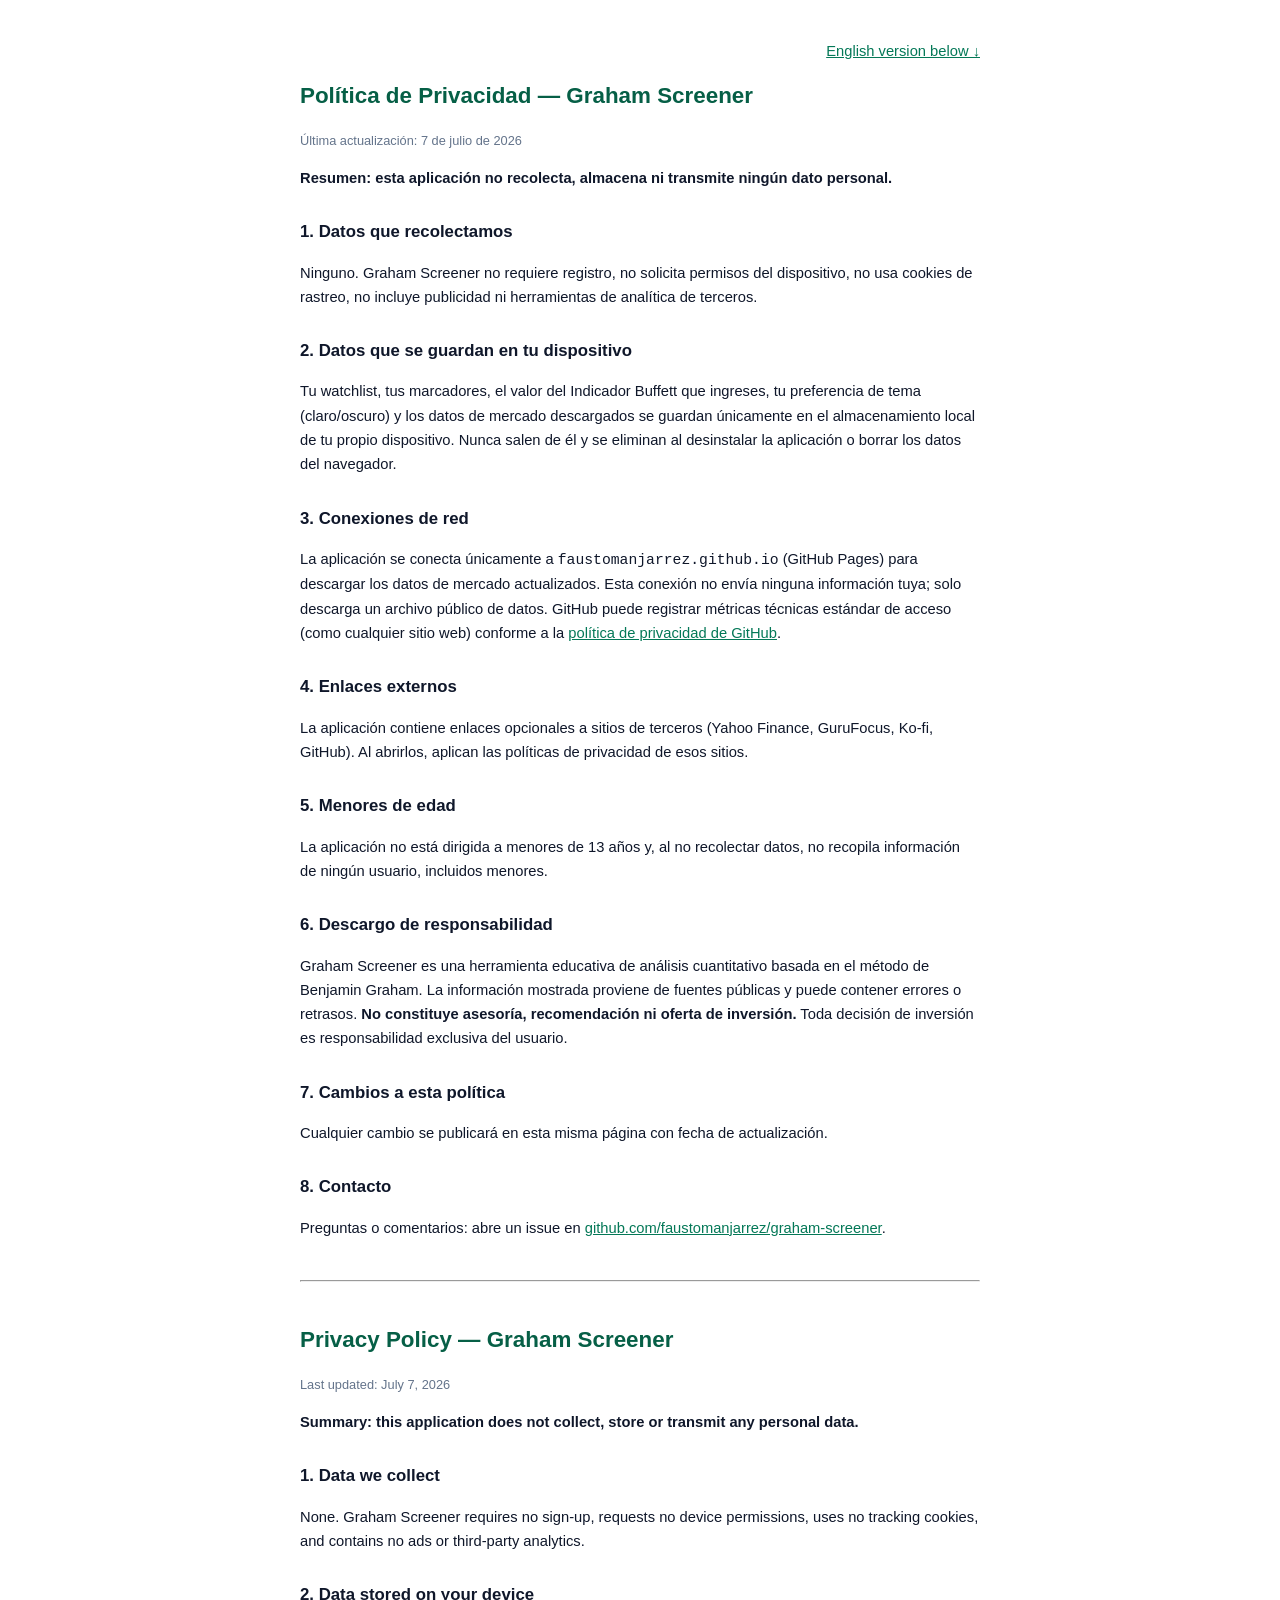
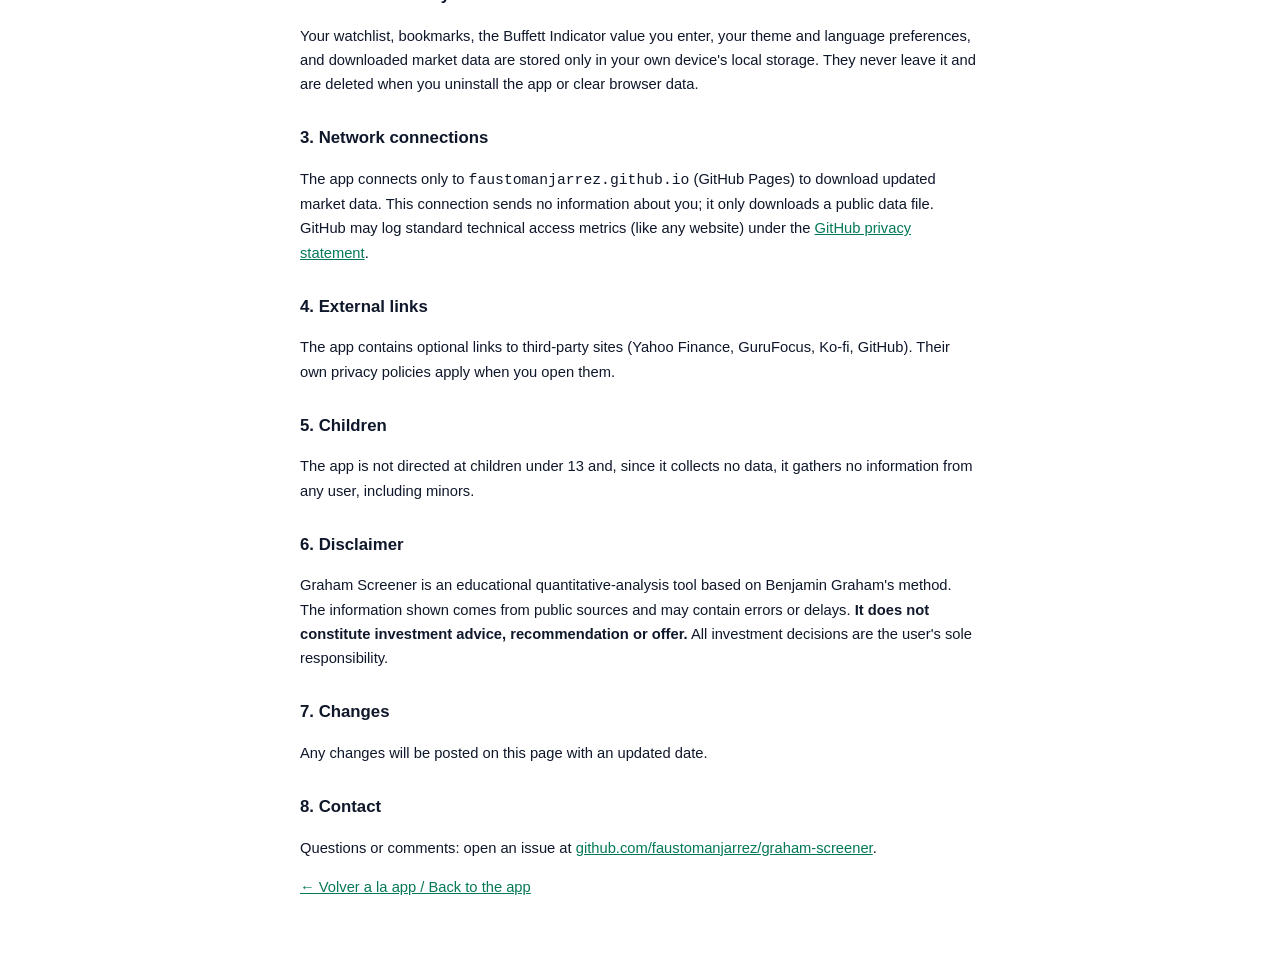
<file: app/privacidad.html>
<!DOCTYPE html>
<html lang="es">
<head>
<meta charset="UTF-8">
<meta name="viewport" content="width=device-width, initial-scale=1.0">
<title>Política de Privacidad — Graham Screener</title>
<style>
  body { font-family: -apple-system, BlinkMacSystemFont, 'Segoe UI', Roboto, sans-serif;
         max-width: 680px; margin: 0 auto; padding: 24px 18px 60px; color: #0f172a; line-height: 1.65; }
  h1 { font-size: 1.4rem; color: #065f46; }
  h2 { font-size: 1.05rem; margin-top: 28px; }
  p, li { font-size: .92rem; }
  .updated { color: #64748b; font-size: .8rem; }
  a { color: #047857; }
  @media (prefers-color-scheme: dark) {
    body { background: #0b1220; color: #e2e8f0; }
    h1 { color: #6ee7b7; } a { color: #34d399; }
  }
</style>
</head>
<body>
<p style="text-align:right"><a href="#english">English version below ↓</a></p>
<h1>Política de Privacidad — Graham Screener</h1>
<p class="updated">Última actualización: 7 de julio de 2026</p>

<p><strong>Resumen: esta aplicación no recolecta, almacena ni transmite ningún dato personal.</strong></p>

<h2>1. Datos que recolectamos</h2>
<p>Ninguno. Graham Screener no requiere registro, no solicita permisos del dispositivo,
no usa cookies de rastreo, no incluye publicidad ni herramientas de analítica de terceros.</p>

<h2>2. Datos que se guardan en tu dispositivo</h2>
<p>Tu watchlist, tus marcadores, el valor del Indicador Buffett que ingreses, tu preferencia
de tema (claro/oscuro) y los datos de mercado descargados se guardan únicamente en el
almacenamiento local de tu propio dispositivo. Nunca salen de él y se eliminan al
desinstalar la aplicación o borrar los datos del navegador.</p>

<h2>3. Conexiones de red</h2>
<p>La aplicación se conecta únicamente a <code>faustomanjarrez.github.io</code> (GitHub Pages)
para descargar los datos de mercado actualizados. Esta conexión no envía ninguna información
tuya; solo descarga un archivo público de datos. GitHub puede registrar métricas técnicas
estándar de acceso (como cualquier sitio web) conforme a la
<a href="https://docs.github.com/es/site-policy/privacy-policies/github-general-privacy-statement" target="_blank" rel="noopener">política de privacidad de GitHub</a>.</p>

<h2>4. Enlaces externos</h2>
<p>La aplicación contiene enlaces opcionales a sitios de terceros (Yahoo Finance, GuruFocus,
Ko-fi, GitHub). Al abrirlos, aplican las políticas de privacidad de esos sitios.</p>

<h2>5. Menores de edad</h2>
<p>La aplicación no está dirigida a menores de 13 años y, al no recolectar datos, no recopila
información de ningún usuario, incluidos menores.</p>

<h2>6. Descargo de responsabilidad</h2>
<p>Graham Screener es una herramienta educativa de análisis cuantitativo basada en el método
de Benjamin Graham. La información mostrada proviene de fuentes públicas y puede contener
errores o retrasos. <strong>No constituye asesoría, recomendación ni oferta de inversión.</strong>
Toda decisión de inversión es responsabilidad exclusiva del usuario.</p>

<h2>7. Cambios a esta política</h2>
<p>Cualquier cambio se publicará en esta misma página con fecha de actualización.</p>

<h2>8. Contacto</h2>
<p>Preguntas o comentarios: abre un issue en
<a href="https://github.com/faustomanjarrez/graham-screener/issues" target="_blank" rel="noopener">github.com/faustomanjarrez/graham-screener</a>.</p>

<hr id="english" style="margin:40px 0">

<h1>Privacy Policy — Graham Screener</h1>
<p class="updated">Last updated: July 7, 2026</p>

<p><strong>Summary: this application does not collect, store or transmit any personal data.</strong></p>

<h2>1. Data we collect</h2>
<p>None. Graham Screener requires no sign-up, requests no device permissions,
uses no tracking cookies, and contains no ads or third-party analytics.</p>

<h2>2. Data stored on your device</h2>
<p>Your watchlist, bookmarks, the Buffett Indicator value you enter, your theme and
language preferences, and downloaded market data are stored only in your own device's
local storage. They never leave it and are deleted when you uninstall the app or clear
browser data.</p>

<h2>3. Network connections</h2>
<p>The app connects only to <code>faustomanjarrez.github.io</code> (GitHub Pages) to
download updated market data. This connection sends no information about you; it only
downloads a public data file. GitHub may log standard technical access metrics (like any
website) under the
<a href="https://docs.github.com/en/site-policy/privacy-policies/github-general-privacy-statement" target="_blank" rel="noopener">GitHub privacy statement</a>.</p>

<h2>4. External links</h2>
<p>The app contains optional links to third-party sites (Yahoo Finance, GuruFocus, Ko-fi,
GitHub). Their own privacy policies apply when you open them.</p>

<h2>5. Children</h2>
<p>The app is not directed at children under 13 and, since it collects no data, it
gathers no information from any user, including minors.</p>

<h2>6. Disclaimer</h2>
<p>Graham Screener is an educational quantitative-analysis tool based on Benjamin
Graham's method. The information shown comes from public sources and may contain errors
or delays. <strong>It does not constitute investment advice, recommendation or offer.</strong>
All investment decisions are the user's sole responsibility.</p>

<h2>7. Changes</h2>
<p>Any changes will be posted on this page with an updated date.</p>

<h2>8. Contact</h2>
<p>Questions or comments: open an issue at
<a href="https://github.com/faustomanjarrez/graham-screener/issues" target="_blank" rel="noopener">github.com/faustomanjarrez/graham-screener</a>.</p>

<p><a href="index.html">← Volver a la app / Back to the app</a></p>
</body>
</html>
</file>
<file: app/styles.css>
/* ═══ Graham Screener — mobile-first PWA ═══ */
:root {
  --bg: #f1f5f9;
  --surface: #ffffff;
  --surface2: #f8fafc;
  --border: #e2e8f0;
  --text: #0f172a;
  --text2: #64748b;
  --text3: #94a3b8;
  --accent: #047857;
  --accent-soft: #d1fae5;
  --accent-text: #065f46;
  --green: #059669;
  --green-bg: #d1fae5;
  --green-text: #065f46;
  --strong-bg: #a7f3d0;
  --strong-text: #064e3b;
  --yellow-bg: #fef3c7;
  --yellow-text: #92400e;
  --orange-bg: #ffedd5;
  --orange-text: #c2410c;
  --red: #dc2626;
  --red-bg: #fee2e2;
  --red-text: #991b1b;
  --gray-bg: #f1f5f9;
  --gray-text: #475569;
  --star: #f59e0b;
  --star-off: #d1d5db;
  --shadow: 0 1px 3px rgba(15, 23, 42, .08);
  --nav-h: 62px;
}
[data-theme="dark"] {
  --bg: #0b1220;
  --surface: #131c2e;
  --surface2: #1a2438;
  --border: #263450;
  --text: #e2e8f0;
  --text2: #94a3b8;
  --text3: #64748b;
  --accent: #10b981;
  --accent-soft: #064e3b;
  --accent-text: #6ee7b7;
  --green: #34d399;
  --green-bg: #064e3b;
  --green-text: #6ee7b7;
  --strong-bg: #065f46;
  --strong-text: #a7f3d0;
  --yellow-bg: #452c03;
  --yellow-text: #fcd34d;
  --orange-bg: #431407;
  --orange-text: #fdba74;
  --red: #f87171;
  --red-bg: #450a0a;
  --red-text: #fca5a5;
  --gray-bg: #1e293b;
  --gray-text: #94a3b8;
  --star: #fbbf24;
  --star-off: #334155;
  --shadow: 0 1px 3px rgba(0, 0, 0, .4);
}

* { margin: 0; padding: 0; box-sizing: border-box; -webkit-tap-highlight-color: transparent; }
html { scroll-behavior: smooth; }
body {
  font-family: -apple-system, BlinkMacSystemFont, 'Segoe UI', Roboto, sans-serif;
  background: var(--bg); color: var(--text);
  padding-bottom: calc(var(--nav-h) + env(safe-area-inset-bottom));
  min-height: 100vh;
  transition: background .2s, color .2s;
}
button { font-family: inherit; cursor: pointer; }
input, select { font-family: inherit; color: var(--text); }

/* ═══ Header ═══ */
.hdr {
  position: sticky; top: 0; z-index: 40;
  display: flex; align-items: center; justify-content: space-between;
  padding: 12px 16px calc(10px);
  padding-top: calc(12px + env(safe-area-inset-top));
  background: var(--surface);
  border-bottom: 1px solid var(--border);
}
.hdr-brand { display: flex; align-items: center; gap: 10px; }
.hdr-logo { width: 30px; height: 30px; color: var(--accent); flex-shrink: 0; }
.hdr h1 { font-size: 1.06rem; font-weight: 800; line-height: 1.15; }
.hdr h1 span { color: var(--accent); }
.hdr-sub { font-size: .66rem; color: var(--text3); }
.hdr-actions { display: flex; gap: 5px; }
@media (max-width: 400px) {
  .hdr h1 { font-size: .95rem; }
  .hdr-logo { width: 26px; height: 26px; }
}
.icon-btn {
  width: 36px; height: 36px; border-radius: 10px;
  border: 1px solid var(--border); background: var(--surface2);
  color: var(--text2); display: grid; place-items: center;
}
.icon-btn svg { width: 18px; height: 18px; }
.icon-btn:active { transform: scale(.93); }
.btn-lang { font-size: .72rem; font-weight: 800; letter-spacing: .04em; color: var(--accent); }

/* ═══ Views ═══ */
main { padding: 14px 14px 20px; max-width: 720px; margin: 0 auto; }
.view { display: none; animation: fadeIn .18s ease; }
.view.active { display: block; }
@keyframes fadeIn { from { opacity: 0; transform: translateY(4px); } to { opacity: 1; transform: none; } }

/* ═══ Stats row ═══ */
.stats-row {
  display: grid; grid-template-columns: repeat(4, 1fr); gap: 8px; margin-bottom: 12px;
}
.stat {
  background: var(--surface); border: 1px solid var(--border); border-radius: 12px;
  padding: 10px 6px; text-align: center; box-shadow: var(--shadow);
}
.stat .v { font-size: 1.15rem; font-weight: 800; line-height: 1.1; }
.stat .l { font-size: .58rem; font-weight: 700; color: var(--text3); text-transform: uppercase; letter-spacing: .05em; margin-top: 3px; }
.stat.s-green .v { color: var(--green); }
.stat.s-strong .v { color: var(--accent); }

/* ═══ Search + filters ═══ */
.search-wrap { position: relative; margin-bottom: 10px; }
.search-wrap svg {
  position: absolute; left: 12px; top: 50%; transform: translateY(-50%);
  width: 16px; height: 16px; color: var(--text3); pointer-events: none;
}
.search-wrap input {
  width: 100%; padding: 11px 14px 11px 38px;
  border: 1.5px solid var(--border); border-radius: 12px;
  background: var(--surface); font-size: .95rem;
}
.search-wrap input:focus { outline: none; border-color: var(--accent); }

.chips-scroll {
  display: flex; gap: 6px; overflow-x: auto; padding-bottom: 6px; margin-bottom: 6px;
  scrollbar-width: none;
}
.chips-scroll::-webkit-scrollbar { display: none; }
.chip {
  flex-shrink: 0; padding: 7px 14px; border-radius: 20px;
  font-size: .78rem; font-weight: 600;
  border: 1.5px solid var(--border); background: var(--surface); color: var(--text2);
  white-space: nowrap;
}
.chip.active { background: var(--accent); color: #fff; border-color: var(--accent); }
#qualityChips { margin-top: -2px; }
.chip-q.active { background: var(--accent-soft); color: var(--accent-text); border-color: var(--accent); }

.selects-row { display: grid; grid-template-columns: 1fr 1fr; gap: 8px; margin-bottom: 10px; }
.selects-row select {
  width: 100%; padding: 9px 10px; border: 1.5px solid var(--border);
  border-radius: 10px; background: var(--surface); font-size: .8rem;
  appearance: none;
  background-image: url("data:image/svg+xml,%3Csvg xmlns='http://www.w3.org/2000/svg' width='10' height='6' viewBox='0 0 10 6'%3E%3Cpath d='M1 1l4 4 4-4' stroke='%2394a3b8' stroke-width='1.6' fill='none' stroke-linecap='round'/%3E%3C/svg%3E");
  background-repeat: no-repeat; background-position: right 10px center;
}
.result-count { font-size: .7rem; color: var(--text3); margin-bottom: 8px; }

/* ═══ Stock cards ═══ */
.stock-list { display: flex; flex-direction: column; gap: 8px; }
.stock-card {
  background: var(--surface); border: 1px solid var(--border); border-radius: 14px;
  padding: 12px 14px; box-shadow: var(--shadow); cursor: pointer;
  display: grid; grid-template-columns: 1fr auto; gap: 4px 10px;
  transition: transform .08s;
}
.stock-card:active { transform: scale(.985); }
.sc-top { display: flex; align-items: center; gap: 8px; min-width: 0; }
.sc-ticker { font-weight: 800; font-size: .95rem; }
.sc-badge {
  padding: 2px 9px; border-radius: 20px; font-size: .62rem; font-weight: 700; white-space: nowrap;
}
.b-strong { background: var(--strong-bg); color: var(--strong-text); }
.b-under { background: var(--green-bg); color: var(--green-text); }
.b-fair { background: var(--yellow-bg); color: var(--yellow-text); }
.b-over { background: var(--red-bg); color: var(--red-text); }
.b-na { background: var(--gray-bg); color: var(--gray-text); }
.sc-name {
  font-size: .7rem; color: var(--text2);
  overflow: hidden; text-overflow: ellipsis; white-space: nowrap;
}
.sc-mos { text-align: right; font-weight: 800; font-size: 1rem; }
.mos-pos { color: var(--green); }
.mos-neg { color: var(--red); }
.mos-na { color: var(--text3); font-weight: 600; font-size: .8rem; }
.sc-bottom {
  grid-column: 1 / -1; display: flex; align-items: center; justify-content: space-between;
  margin-top: 4px; padding-top: 7px; border-top: 1px solid var(--border);
}
.sc-prices { font-size: .72rem; color: var(--text2); font-variant-numeric: tabular-nums; }
.sc-prices b { color: var(--text); }
.stars { font-size: .8rem; letter-spacing: 1px; }
.stars .on { color: var(--star); }
.stars .off { color: var(--star-off); }

.btn-more {
  width: 100%; margin-top: 12px; padding: 12px;
  border: 1.5px solid var(--border); border-radius: 12px;
  background: var(--surface); color: var(--accent); font-weight: 700; font-size: .85rem;
}
.empty-msg { text-align: center; padding: 40px 20px; color: var(--text3); font-size: .85rem; }
.empty-msg .big { font-size: 2rem; margin-bottom: 8px; }

/* ═══ Cards genéricas ═══ */
.card {
  background: var(--surface); border: 1px solid var(--border); border-radius: 14px;
  padding: 16px; box-shadow: var(--shadow); margin-bottom: 12px;
}
.card-head { display: flex; justify-content: space-between; align-items: center; margin-bottom: 10px; }
.card-head .card-title { margin-bottom: 0; }
.card-title {
  font-size: .68rem; font-weight: 800; color: var(--text2);
  text-transform: uppercase; letter-spacing: .08em; margin-bottom: 12px;
}
.card-title-note { font-weight: 600; text-transform: none; letter-spacing: 0; color: var(--text3); }
.card-count { font-size: .72rem; color: var(--text3); }

/* ═══ Forms ═══ */
.form-grid { display: grid; grid-template-columns: 1fr 1fr; gap: 10px; margin-bottom: 12px; }
.fg-full { grid-column: 1 / -1; }
.fg label {
  display: block; font-size: .6rem; font-weight: 700; color: var(--text2);
  text-transform: uppercase; letter-spacing: .06em; margin-bottom: 4px;
}
.fg input {
  width: 100%; padding: 10px 11px; border: 1.5px solid var(--border);
  border-radius: 10px; background: var(--surface2); font-size: .92rem;
}
.fg input:focus { outline: none; border-color: var(--accent); }
.btn-primary {
  width: 100%; padding: 12px; background: var(--accent); color: #fff;
  border: none; border-radius: 12px; font-size: .9rem; font-weight: 700;
}
.btn-primary:active { opacity: .85; }
.form-hint { font-size: .68rem; color: var(--text3); margin-top: 10px; line-height: 1.5; }
.form-hint a { color: var(--accent); text-decoration: none; font-weight: 600; }

/* ═══ Watchlist ═══ */
.wl-item {
  display: grid; grid-template-columns: 1fr auto auto; gap: 4px 10px; align-items: center;
  padding: 11px 0; border-bottom: 1px solid var(--border);
}
.wl-item:last-child { border-bottom: none; }
.wl-main { min-width: 0; cursor: pointer; }
.wl-tk { font-weight: 800; font-size: .9rem; }
.wl-nm { font-size: .68rem; color: var(--text2); overflow: hidden; text-overflow: ellipsis; white-space: nowrap; }
.wl-metrics { text-align: right; }
.wl-mos { font-weight: 800; font-size: .92rem; }
.wl-gn { font-size: .66rem; color: var(--text3); font-variant-numeric: tabular-nums; }
.wl-del {
  width: 34px; height: 34px; border-radius: 9px; border: 1px solid var(--border);
  background: var(--surface2); color: var(--red); display: grid; place-items: center;
}
.wl-del svg { width: 15px; height: 15px; }
.wl-src { font-size: .58rem; color: var(--text3); text-transform: uppercase; letter-spacing: .04em; }

/* ═══ Buffett ═══ */
.bi-flex { display: flex; align-items: center; gap: 18px; margin-bottom: 12px; }
.bi-num-row { display: flex; align-items: baseline; gap: 6px; }
.bi-num { font-size: 2rem; font-weight: 800; line-height: 1; }
.bi-unit { font-size: .72rem; color: var(--text2); }
.bi-pill {
  display: inline-block; margin-top: 6px; padding: 3px 12px; border-radius: 20px;
  font-size: .72rem; font-weight: 700; background: var(--gray-bg); color: var(--gray-text);
}
.bi-date { font-size: .64rem; color: var(--text3); margin-top: 5px; }
.bi-zones { display: flex; flex-wrap: wrap; gap: 5px; margin-bottom: 14px; }
.zone { font-size: .6rem; font-weight: 600; padding: 3px 8px; border-radius: 8px; }
.z-green { background: var(--green-bg); color: var(--green-text); }
.z-yellow { background: var(--yellow-bg); color: var(--yellow-text); }
.z-orange { background: var(--orange-bg); color: var(--orange-text); }
.z-red { background: var(--red-bg); color: var(--red-text); }
.bi-edit { display: flex; gap: 8px; }
.bi-edit input {
  flex: 1; padding: 10px 12px; border: 1.5px solid var(--border);
  border-radius: 10px; background: var(--surface2); font-size: .92rem;
}
.bi-edit input:focus { outline: none; border-color: var(--accent); }
.bi-edit .btn-primary { width: auto; padding: 10px 18px; }

/* Sector bars */
.sbar { margin-bottom: 10px; }
.sbar-head { display: flex; justify-content: space-between; font-size: .72rem; margin-bottom: 4px; }
.sbar-name { font-weight: 600; }
.sbar-n { color: var(--text2); font-variant-numeric: tabular-nums; }
.sbar-track { height: 8px; background: var(--gray-bg); border-radius: 6px; overflow: hidden; }
.sbar-fill { height: 100%; background: var(--accent); border-radius: 6px; }

/* Top list */
.top-item {
  display: flex; align-items: center; gap: 10px; padding: 9px 0;
  border-bottom: 1px solid var(--border); cursor: pointer;
}
.top-item:last-child { border-bottom: none; }
.top-rank {
  width: 24px; height: 24px; border-radius: 8px; background: var(--accent-soft);
  color: var(--accent-text); font-size: .7rem; font-weight: 800;
  display: grid; place-items: center; flex-shrink: 0;
}
.top-main { flex: 1; min-width: 0; }
.top-tk { font-weight: 800; font-size: .85rem; }
.top-nm { font-size: .65rem; color: var(--text2); overflow: hidden; text-overflow: ellipsis; white-space: nowrap; }
.top-mos { font-weight: 800; color: var(--green); font-size: .9rem; }

/* ═══ Guía ═══ */
.formula {
  background: var(--accent-soft); color: var(--accent-text);
  border-radius: 10px; padding: 12px; text-align: center;
  font-family: ui-monospace, Consolas, monospace; font-weight: 700; font-size: .95rem;
  margin-bottom: 14px;
}
.guide-list { list-style: none; }
.guide-list li {
  font-size: .8rem; padding: 5px 0; line-height: 1.5; color: var(--text);
  display: flex; gap: 8px;
}
.guide-list li::before { content: '▸'; color: var(--accent); flex-shrink: 0; }
.guide-steps { padding-left: 20px; }
.guide-steps li { font-size: .8rem; padding: 4px 0; line-height: 1.5; }
.guide-steps code {
  background: var(--gray-bg); padding: 1px 6px; border-radius: 5px;
  font-family: ui-monospace, Consolas, monospace; font-size: .74rem;
}
.warn-box {
  background: var(--yellow-bg); color: var(--yellow-text);
  border-radius: 12px; padding: 12px 14px; font-size: .76rem; line-height: 1.5;
  margin-bottom: 12px;
}
.warn-box.info { background: var(--gray-bg); color: var(--gray-text); }

/* ═══ Bottom nav ═══ */
.bottom-nav {
  position: fixed; bottom: 0; left: 0; right: 0; z-index: 50;
  height: calc(var(--nav-h) + env(safe-area-inset-bottom));
  padding-bottom: env(safe-area-inset-bottom);
  background: var(--surface); border-top: 1px solid var(--border);
  display: grid; grid-template-columns: repeat(4, 1fr);
}
.nav-item {
  display: flex; flex-direction: column; align-items: center; justify-content: center; gap: 3px;
  background: none; border: none; color: var(--text3); font-size: .6rem; font-weight: 700;
}
.nav-item svg { width: 21px; height: 21px; }
.nav-item.active { color: var(--accent); }

/* ═══ Detail sheet ═══ */
.sheet-backdrop {
  position: fixed; inset: 0; background: rgba(0, 0, 0, .45); z-index: 60;
  opacity: 0; pointer-events: none; transition: opacity .22s;
}
.sheet-backdrop.open { opacity: 1; pointer-events: auto; }
.sheet {
  position: fixed; left: 0; right: 0; bottom: 0; z-index: 61;
  background: var(--surface); border-radius: 20px 20px 0 0;
  max-height: 86vh; overflow-y: auto;
  padding: 8px 18px calc(20px + env(safe-area-inset-bottom));
  transform: translateY(105%); transition: transform .25s cubic-bezier(.3, .9, .3, 1);
  max-width: 720px; margin: 0 auto;
}
.sheet.open { transform: none; }
.sheet-handle {
  width: 40px; height: 4px; border-radius: 4px; background: var(--border);
  margin: 6px auto 12px;
}
.dt-head { display: flex; align-items: flex-start; justify-content: space-between; gap: 10px; margin-bottom: 4px; }
.dt-ticker { font-size: 1.3rem; font-weight: 800; }
.dt-name { font-size: .78rem; color: var(--text2); margin-bottom: 2px; }
.dt-sector { font-size: .66rem; color: var(--text3); }
.dt-bookmark {
  width: 40px; height: 40px; border-radius: 11px; border: 1.5px solid var(--border);
  background: var(--surface2); color: var(--text3); display: grid; place-items: center; flex-shrink: 0;
}
.dt-bookmark.on { color: var(--star); border-color: var(--star); }
.dt-bookmark svg { width: 19px; height: 19px; }
.dt-verdict {
  border-radius: 12px; padding: 12px 14px; margin: 12px 0;
  display: flex; align-items: center; justify-content: space-between; gap: 10px;
}
.dt-verdict .lbl { font-size: .72rem; font-weight: 700; }
.dt-verdict .val { font-size: 1.4rem; font-weight: 800; }
.dt-grid { display: grid; grid-template-columns: 1fr 1fr; gap: 8px; margin-bottom: 12px; }
.dt-metric {
  background: var(--surface2); border: 1px solid var(--border); border-radius: 10px;
  padding: 9px 11px;
}
.dt-metric .k { font-size: .58rem; font-weight: 700; color: var(--text3); text-transform: uppercase; letter-spacing: .05em; }
.dt-metric .v { font-size: .98rem; font-weight: 700; margin-top: 2px; font-variant-numeric: tabular-nums; }
.dt-crit { margin-bottom: 14px; }
.dt-crit-row {
  display: flex; align-items: center; justify-content: space-between;
  padding: 7px 0; border-bottom: 1px solid var(--border); font-size: .78rem;
}
.dt-crit-row:last-child { border-bottom: none; }
.crit-ok { color: var(--green); font-weight: 700; }
.crit-no { color: var(--red); font-weight: 700; }
.dt-link {
  display: block; text-align: center; padding: 11px; border-radius: 12px;
  border: 1.5px solid var(--border); color: var(--accent); font-weight: 700;
  font-size: .82rem; text-decoration: none;
}

/* ═══ Toast ═══ */
.toast {
  position: fixed; left: 50%; bottom: calc(var(--nav-h) + 18px);
  transform: translateX(-50%) translateY(20px);
  background: var(--text); color: var(--bg);
  padding: 10px 18px; border-radius: 12px; font-size: .8rem; font-weight: 600;
  opacity: 0; pointer-events: none; transition: all .25s; z-index: 70;
  max-width: 90vw; text-align: center;
}
.toast.show { opacity: 1; transform: translateX(-50%) translateY(0); }

/* ═══ Café + legales ═══ */
.coffee-card { text-align: center; }
.coffee-text { font-size: .78rem; color: var(--text2); line-height: 1.5; margin-bottom: 12px; }
.btn-coffee {
  display: inline-block; padding: 11px 22px; border-radius: 12px;
  background: #ffdd00; color: #1a1a1a; font-weight: 800; font-size: .85rem;
  text-decoration: none;
}
.btn-coffee:active { opacity: .85; }
.legal-links { text-align: center; font-size: .68rem; color: var(--text3); padding: 4px 0 10px; }
.legal-links a { color: var(--text3); text-decoration: underline; }

/* ═══ Tablet+ ═══ */
@media (min-width: 640px) {
  .stock-list { display: grid; grid-template-columns: 1fr 1fr; }
  .form-grid { grid-template-columns: repeat(4, 1fr); }
  .fg-full { grid-column: span 2; }
}
</file>
